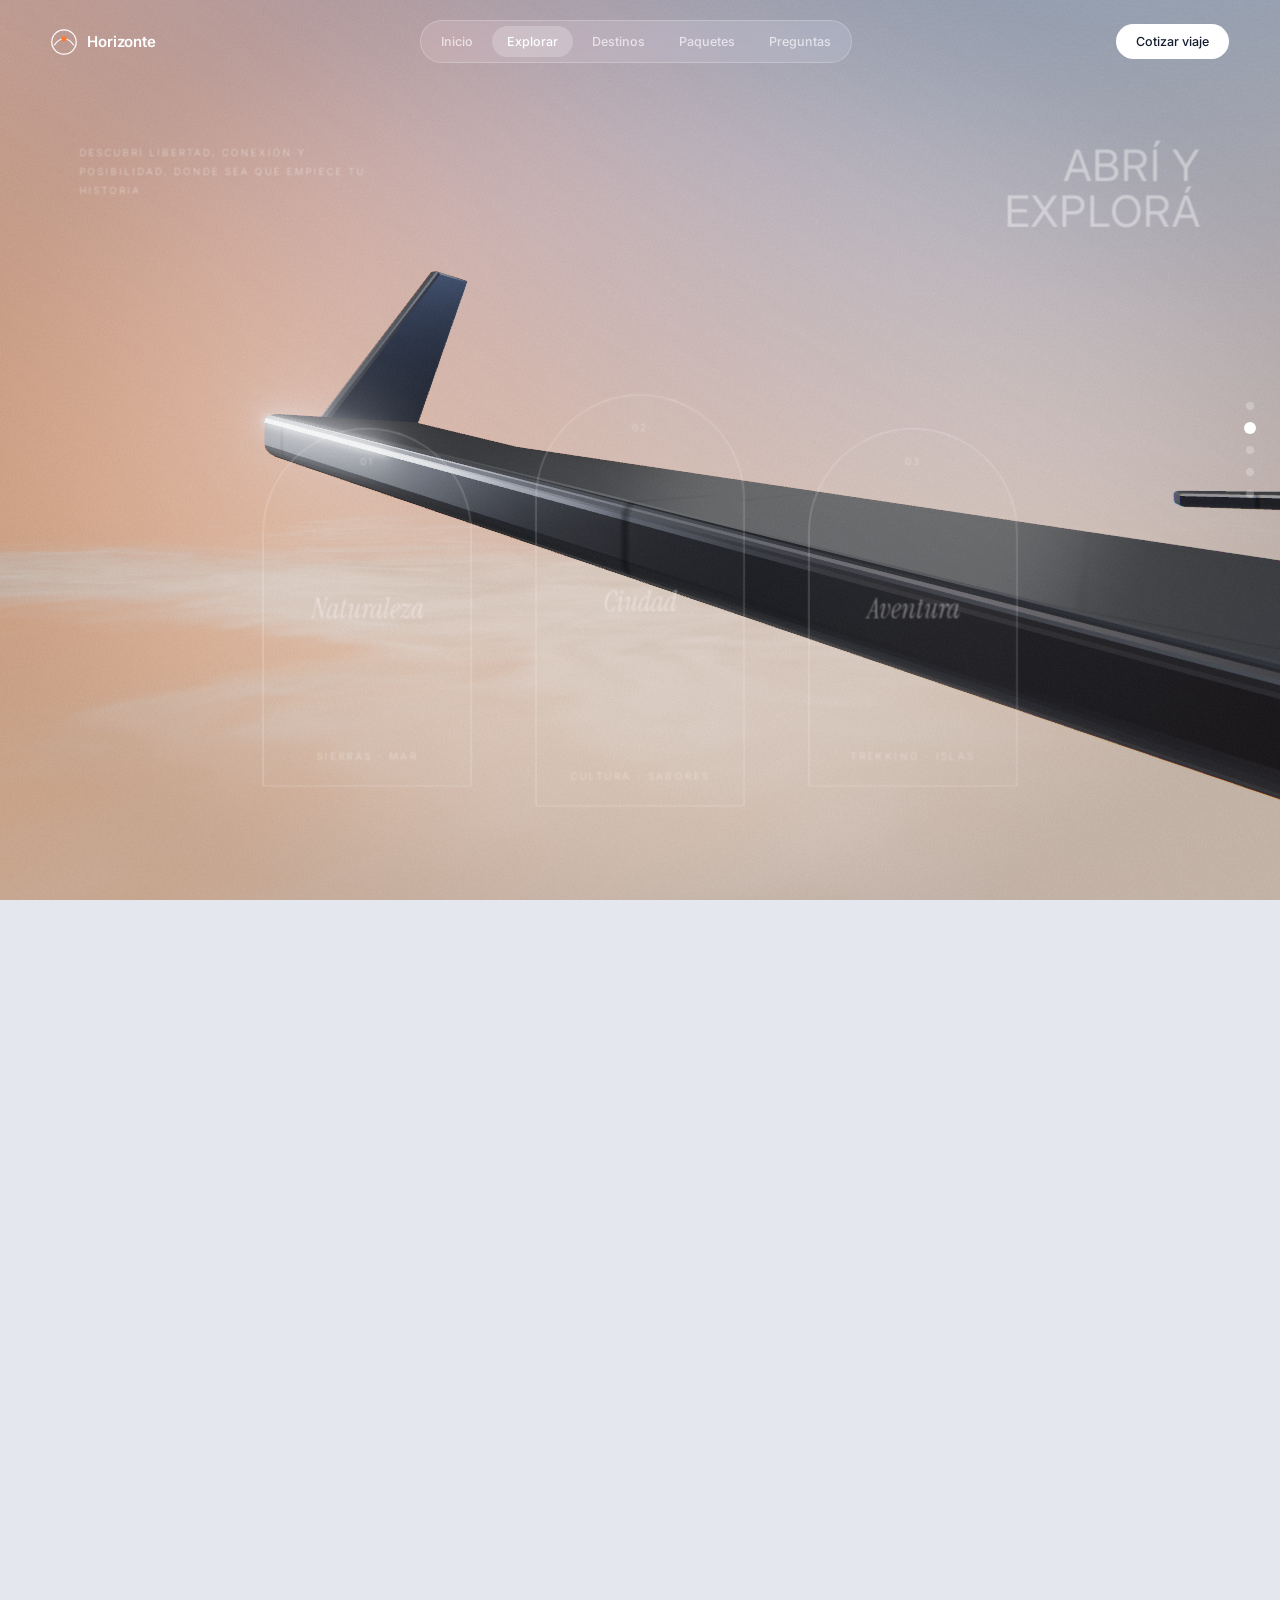
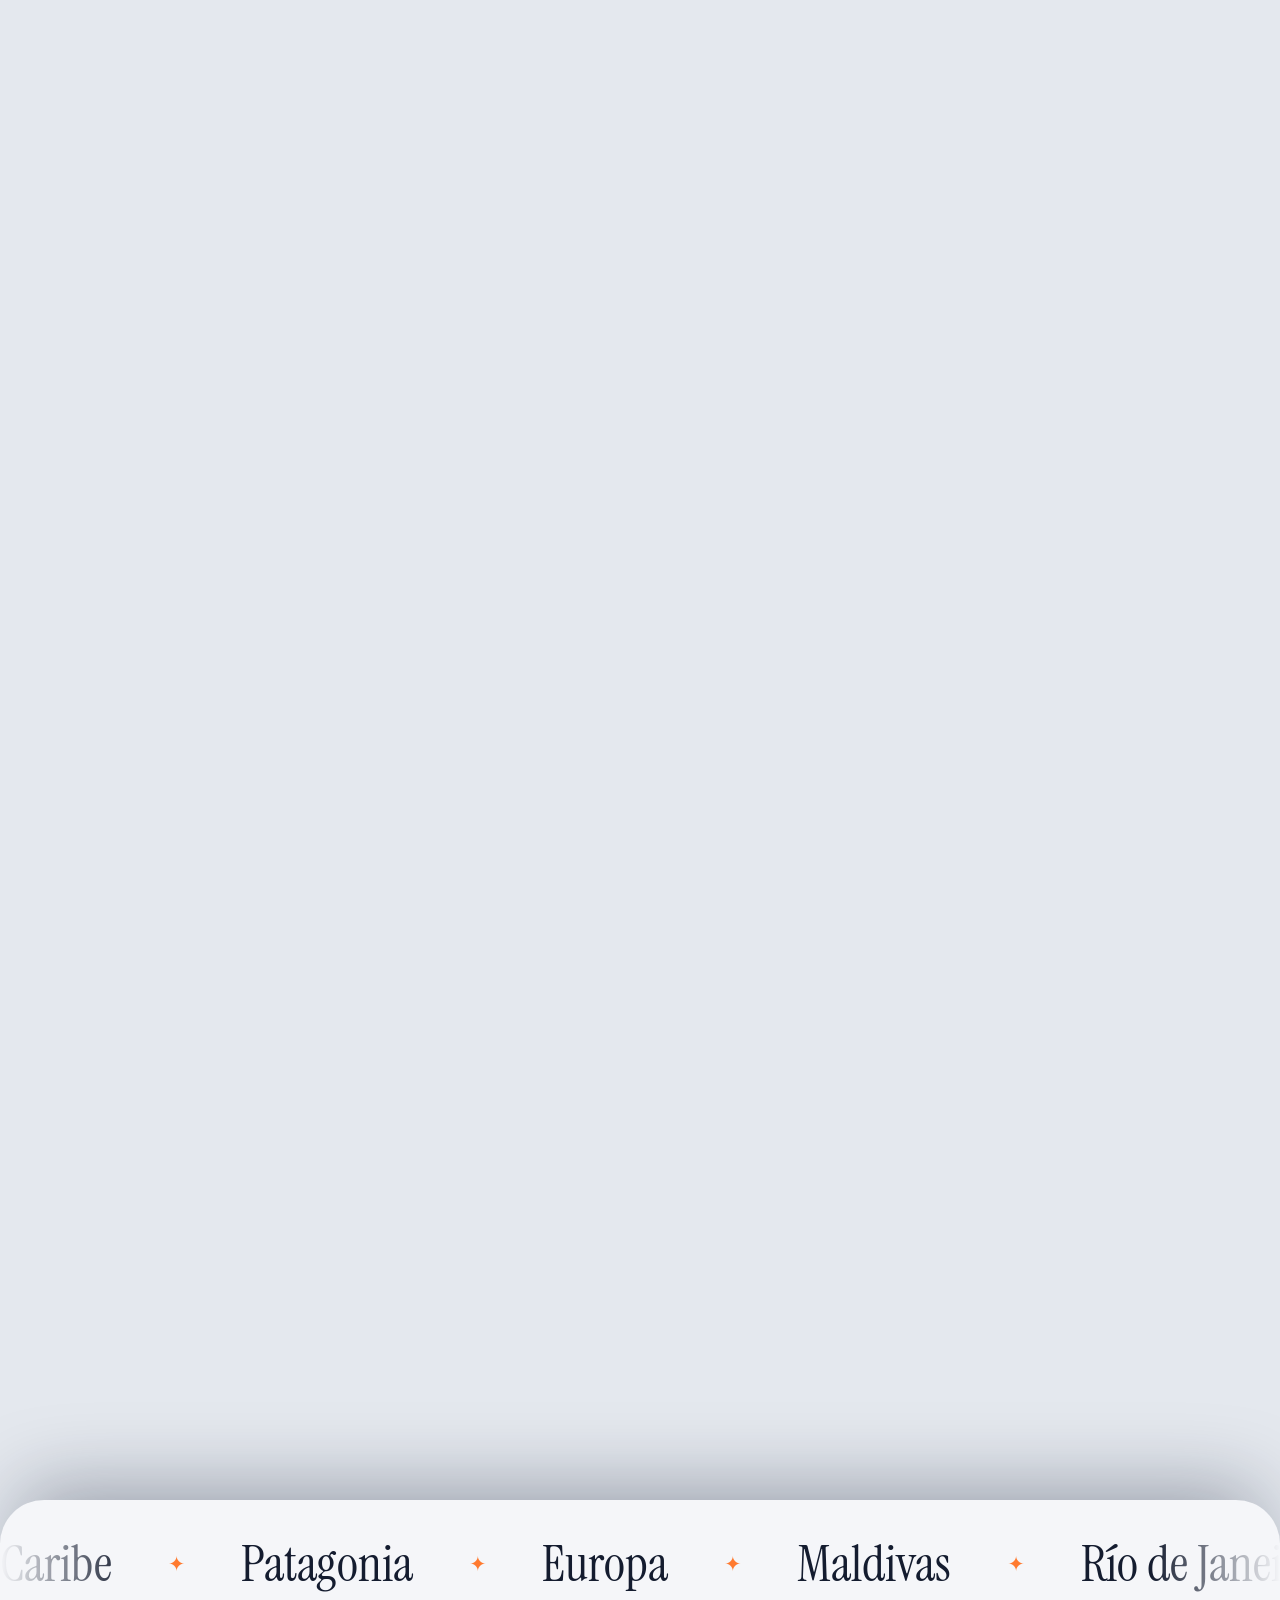
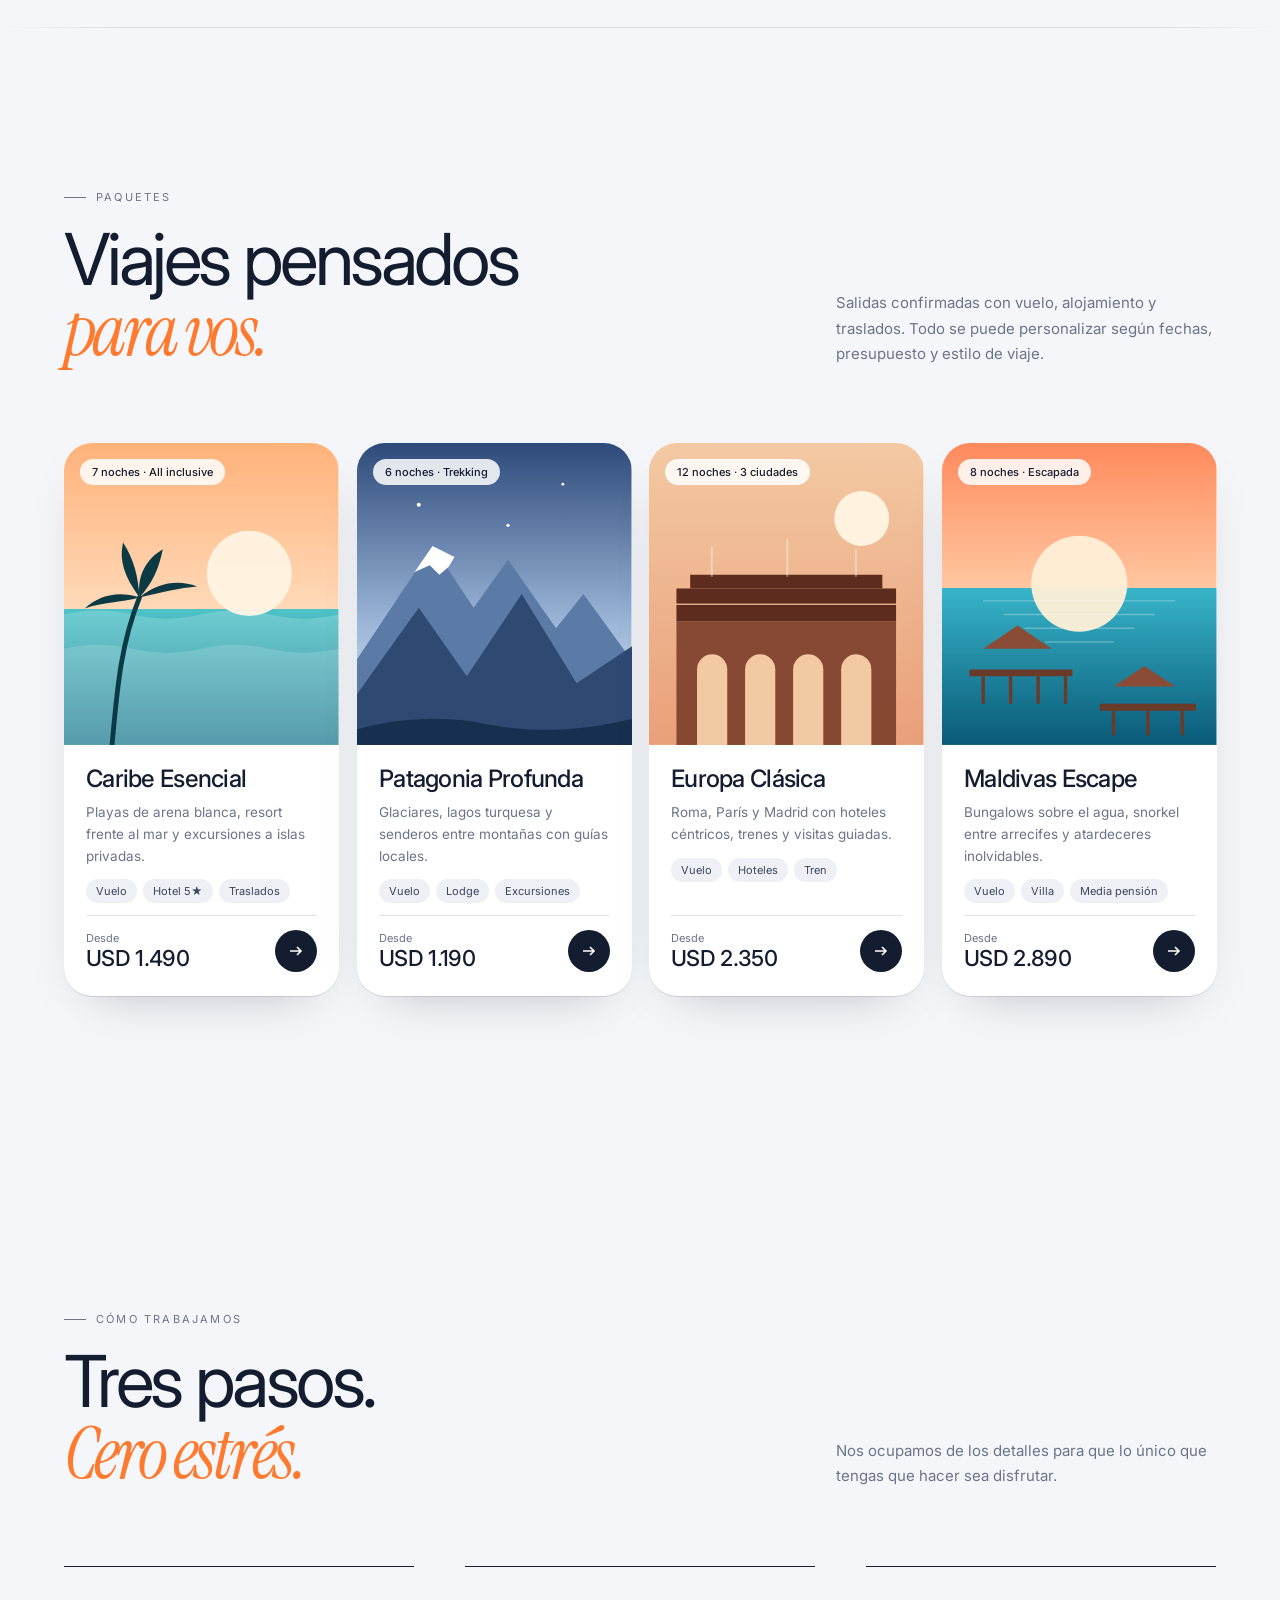
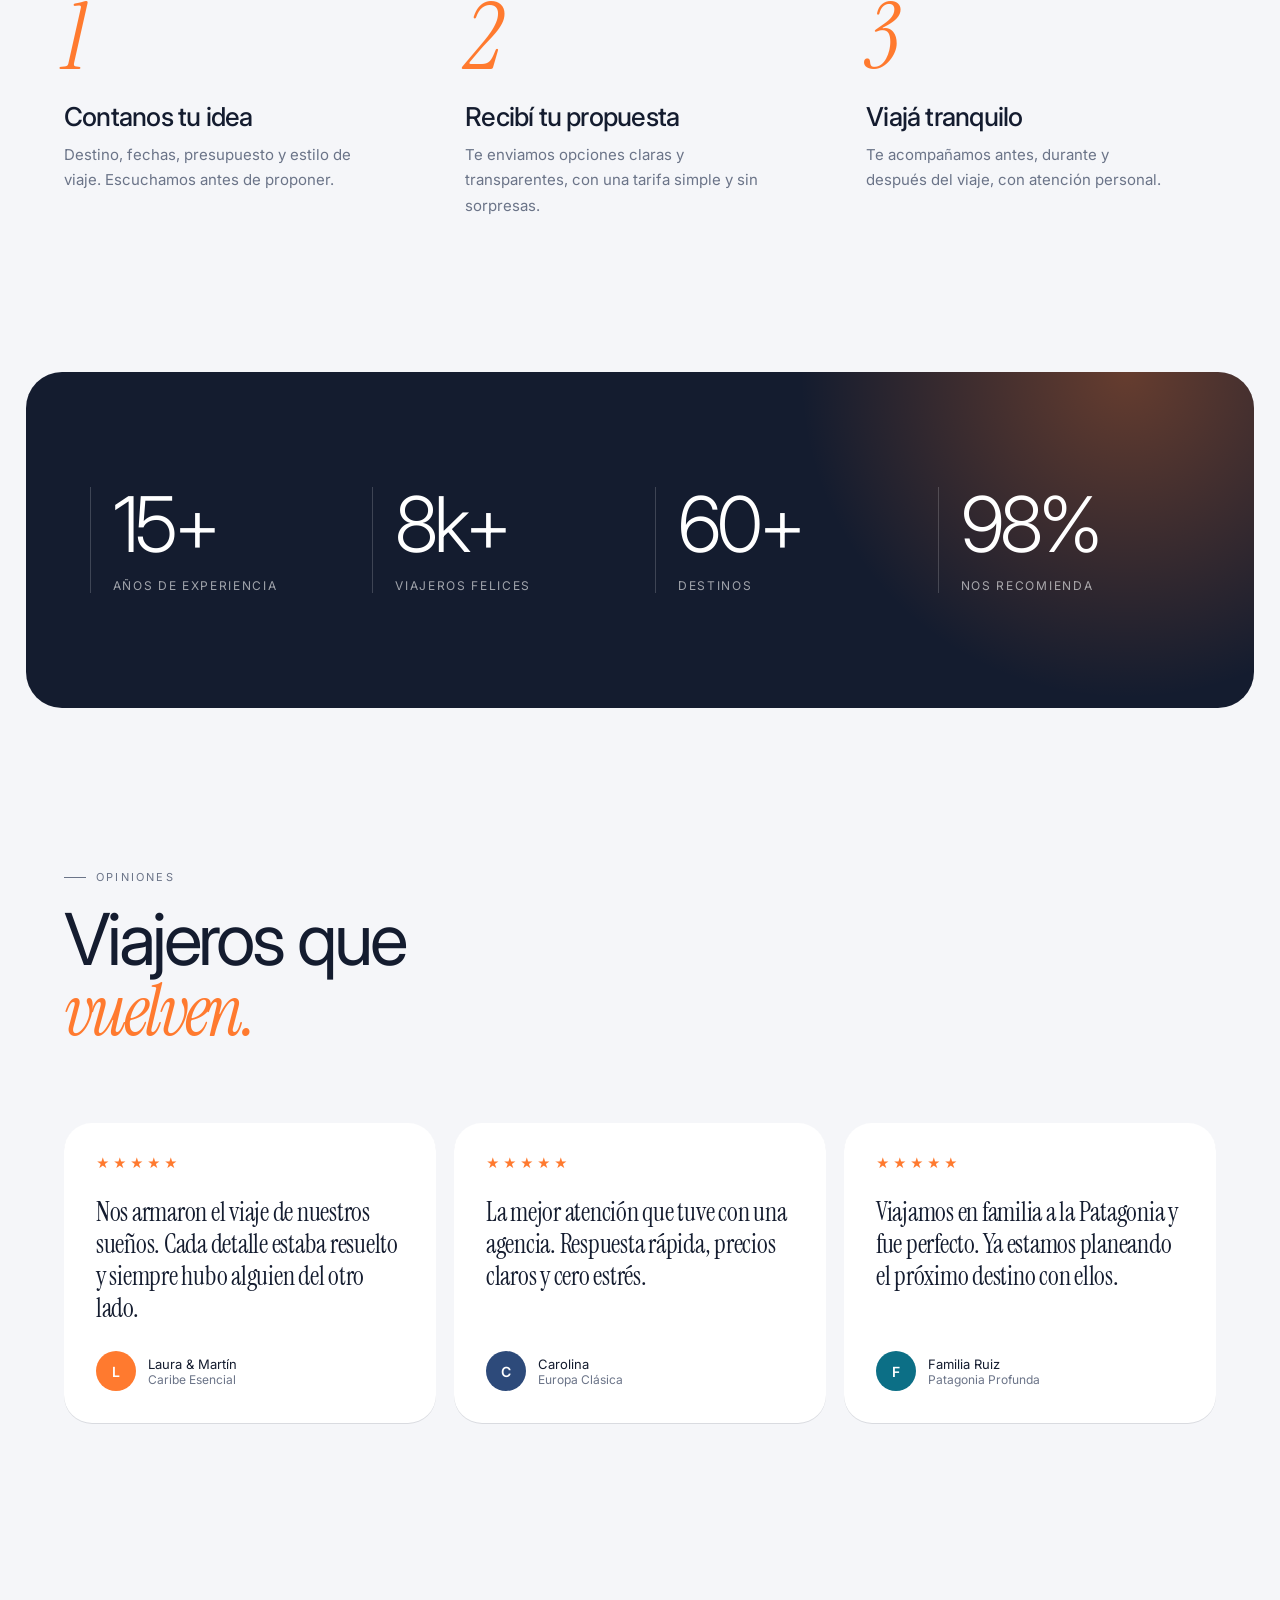
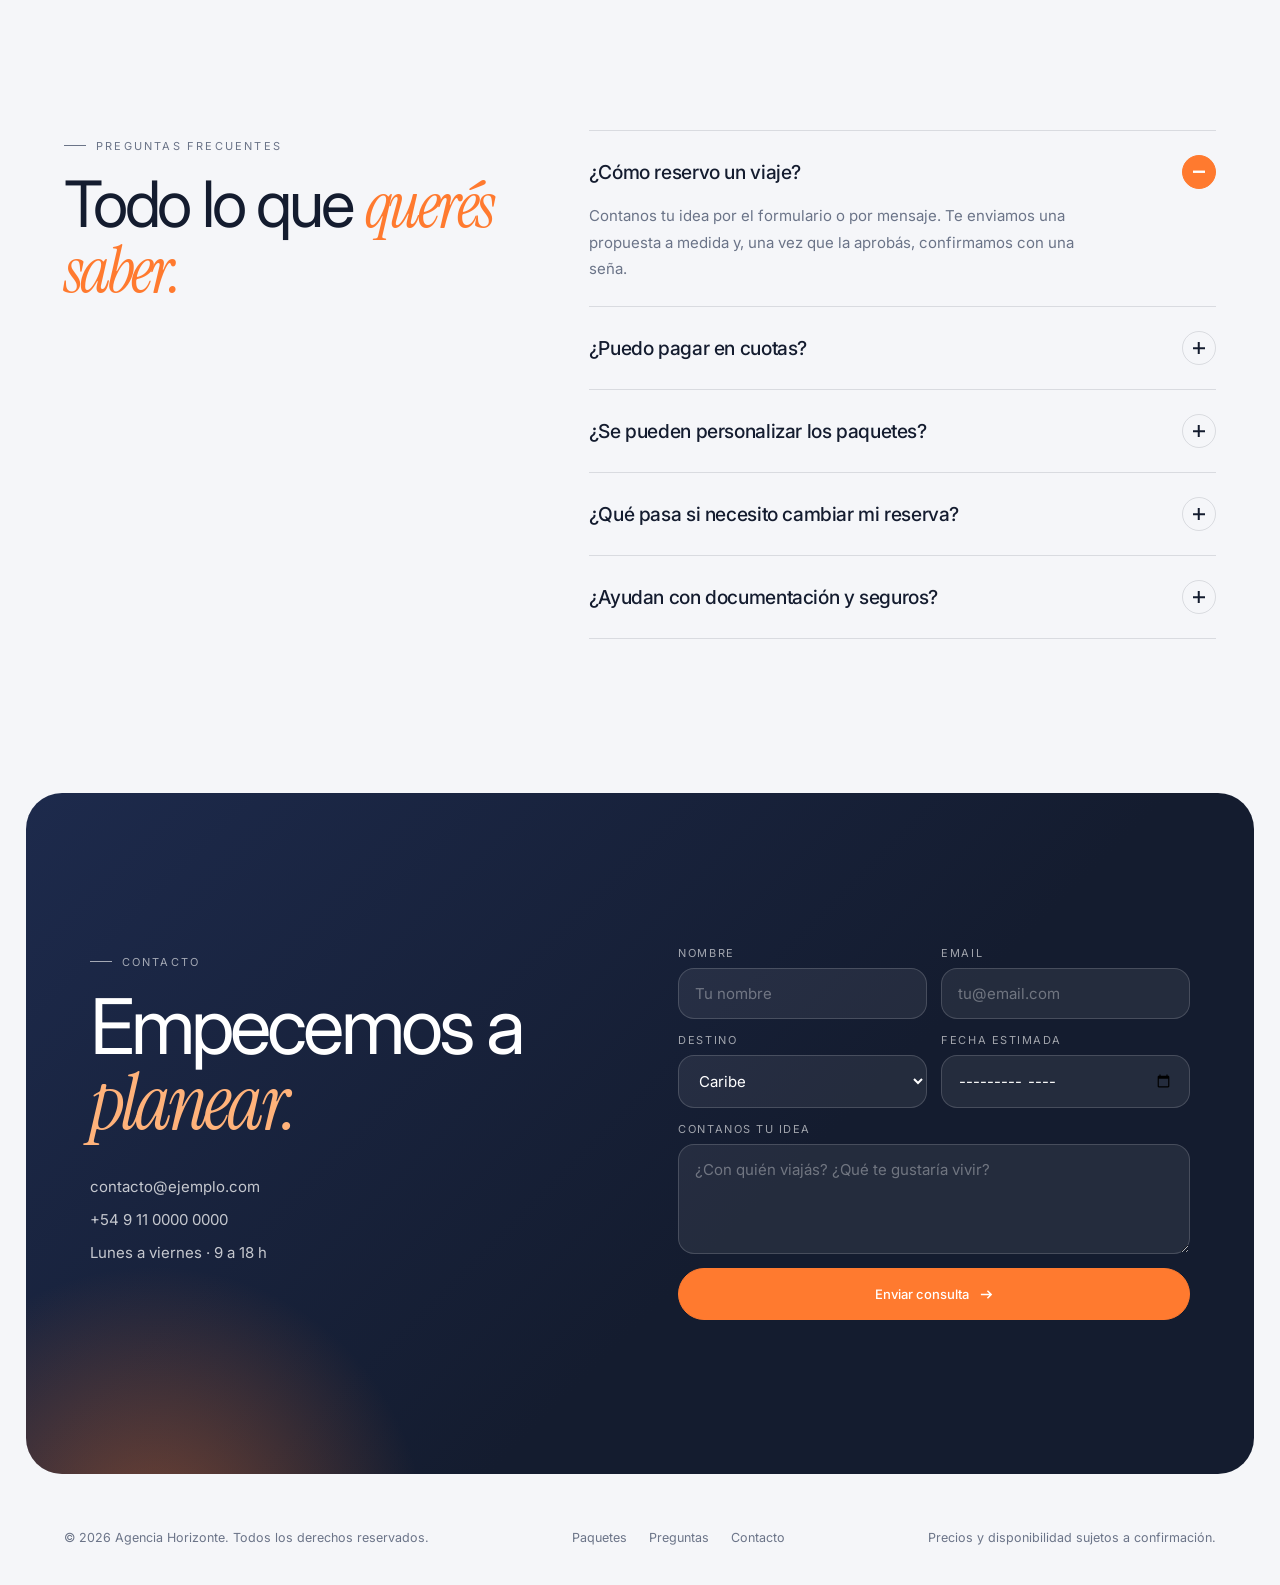
<file: 3d/index.html>
<!DOCTYPE html>
<html lang="es-AR">
<head>
<meta charset="UTF-8">
<meta name="viewport" content="width=device-width, initial-scale=1, viewport-fit=cover">
<title>Agencia Horizonte | Viajes y turismo</title>
<meta name="description" content="Agencia Horizonte: paquetes, escapadas y vuelos a medida, con acompañamiento personal de principio a fin.">
<meta name="theme-color" content="#e4e8ee">
<link rel="preconnect" href="https://fonts.googleapis.com">
<link rel="preconnect" href="https://fonts.gstatic.com" crossorigin>
<link href="https://fonts.googleapis.com/css2?family=Inter:wght@300;400;500;600&family=Instrument+Serif:ital@0;1&display=swap" rel="stylesheet">
<link rel="stylesheet" href="style.css">
</head>
<body>

<div id="loader"><div class="brand">Agencia Horizonte</div><div class="bar"><i></i></div></div>
<div id="fallback"><p>Tu navegador no pudo iniciar WebGL.<br><a href="../index.html"><u>Ver el sitio clásico</u></a></p></div>
<noscript><div class="noscript">Activá JavaScript para ver la experiencia 3D de Agencia Horizonte.</div></noscript>

<canvas id="gl" aria-hidden="true"></canvas>

<header class="nav">
  <a class="brand" href="#" data-go="0" aria-label="Agencia Horizonte — inicio">
    <svg viewBox="0 0 32 32" fill="none"><circle cx="16" cy="16" r="15" stroke="currentColor" stroke-width="1.5"/><path d="M4 20c4-6 8-8 12-8s8 2 12 8" stroke="currentColor" stroke-width="1.5"/><circle cx="16" cy="12" r="3.2" fill="#ff7a2f"/></svg>
    Horizonte
  </a>
  <nav class="nav-links" aria-label="Principal">
    <a href="#" data-go="0" class="on">Inicio</a>
    <a href="#" data-go="1">Explorar</a>
    <a href="#" data-go="3">Destinos</a>
    <a href="#paquetes" data-scroll>Paquetes</a>
    <a href="#preguntas" data-scroll>Preguntas</a>
  </nav>
  <a class="nav-cta" href="#contacto" data-scroll>Cotizar viaje</a>
</header>

<div class="dots" id="dots" aria-hidden="true"><button></button><button></button><button></button><button></button><button></button></div>

<!-- ============ JOURNEY (3D) ============ -->
<main class="journey" id="journey" aria-label="Experiencia 3D"></main>

<section class="screen hero" data-i="0">
  <div class="eyebrow fade-in">Agencia de viajes &amp; turismo</div>
  <h1>
    <span class="reveal-line a"><span>Viajá lejos.</span></span>
    <span class="reveal-line b"><span>Viví <em>cerca.</em></span></span>
  </h1>
  <p class="lead fade-in d2">Diseñamos cada viaje a tu medida: vuelos, hoteles y experiencias con acompañamiento personal de principio a fin.</p>
  <div class="btns fade-in d3">
    <a class="btn" href="#" data-go="3">Ver destinos</a>
    <a class="btn dark" href="#contacto" data-scroll>Cotizar mi viaje <svg viewBox="0 0 16 16" fill="none" stroke="currentColor" stroke-width="1.6"><path d="M2 8h11M9 4l4 4-4 4"/></svg></a>
  </div>
  <div class="scroll"><span>Scroll</span><i></i></div>
  <div class="hero-meta fade-in d3"><div><b>+60</b>destinos</div><div><b>4.9</b>valoración</div><div><b>24 h</b>respuesta</div></div>
</section>

<section class="screen explore" data-i="1">
  <div class="top">
    <p>Descubrí libertad, conexión y posibilidad, donde sea que empiece tu historia</p>
    <h2>Abrí y<br>explorá</h2>
  </div>
  <div class="arches">
    <a class="arch" href="#" data-go="3"><b>01</b><span>Naturaleza</span><b>Sierras · Mar</b></a>
    <a class="arch" href="#" data-go="3"><b>02</b><span>Ciudad</span><b>Cultura · Sabores</b></a>
    <a class="arch" href="#" data-go="3"><b>03</b><span>Aventura</span><b>Trekking · Islas</b></a>
  </div>
</section>

<section class="screen rate" data-i="2">
  <h2>Una tarifa <em>simple.</em></h2>
  <h2>Un beneficio que crece con cada viaje.</h2>
  <h2>Cotizá en minutos.</h2>
  <div class="stats">
    <div><strong>+15</strong>Años de experiencia</div>
    <div><strong>24 h</strong>Respuesta personal</div>
    <div><strong>100%</strong>A tu medida</div>
  </div>
</section>

<section class="screen globe-s" data-i="3">
  <div class="wrap">
    <div class="dest-panel">
      <div class="eyebrow">Destinos</div>
      <h2>El mundo, <em>a un vuelo.</em></h2>
      <ul class="dest-list" id="destList"></ul>
    </div>
  </div>
</section>

<section class="screen cta" data-i="4">
  <div class="eyebrow">Tu próximo destino</div>
  <h2>Despegamos<br><em>cuando quieras.</em></h2>
  <p class="lead">Contanos a dónde soñás ir y armamos el viaje con vos.</p>
  <div class="btns">
    <a class="btn dark" href="#contacto" data-scroll>Armar mi viaje <svg viewBox="0 0 16 16" fill="none" stroke="currentColor" stroke-width="1.6"><path d="M2 8h11M9 4l4 4-4 4"/></svg></a>
    <a class="btn" href="#paquetes" data-scroll>Ver paquetes</a>
  </div>
</section>

<div class="pin-label" id="pinLabel"></div>

<!-- ============ CONTENT ============ -->
<div class="content" id="content">

  <div class="marquee" aria-hidden="true">
    <div class="marquee-track">
      <span>Caribe</span><span>Patagonia</span><span>Europa</span><span>Maldivas</span><span>Río de Janeiro</span><span>Miami</span><span>Egipto</span><span>Japón</span>
      <span>Caribe</span><span>Patagonia</span><span>Europa</span><span>Maldivas</span><span>Río de Janeiro</span><span>Miami</span><span>Egipto</span><span>Japón</span>
    </div>
  </div>

  <section class="sec" id="paquetes">
    <div class="sec-head">
      <div data-r><div class="kicker">Paquetes</div><h2>Viajes pensados<br><em>para vos.</em></h2></div>
      <p data-r style="--d:.1s">Salidas confirmadas con vuelo, alojamiento y traslados. Todo se puede personalizar según fechas, presupuesto y estilo de viaje.</p>
    </div>

    <div class="cards">
      <article class="card" data-r data-tilt>
        <div class="art">
          <svg viewBox="0 0 400 440" preserveAspectRatio="xMidYMid slice"><defs><linearGradient id="g1" x1="0" y1="0" x2="0" y2="1"><stop offset="0" stop-color="#ffb27a"/><stop offset=".55" stop-color="#ffd9b8"/><stop offset=".55" stop-color="#4fc3c8"/><stop offset="1" stop-color="#0c6f86"/></linearGradient></defs><rect width="400" height="440" fill="url(#g1)"/><circle cx="270" cy="190" r="62" fill="#fff4e2" opacity=".95"/><path d="M0 250q50-12 100 0t100 0 100 0 100 0v190H0z" fill="#fff" opacity=".18"/><path d="M0 300q50-12 100 0t100 0 100 0 100 0v140H0z" fill="#fff" opacity=".15"/><path d="M70 440c8-90 14-150 40-215" stroke="#0b3a45" stroke-width="7" fill="none" stroke-linecap="round"/><g fill="#0b3a45"><path d="M110 225c-30-10-58-4-80 16 28-10 52-8 80-16z"/><path d="M110 225c-4-32 10-56 34-70-6 28-14 48-34 70z"/><path d="M110 225c28-22 56-26 84-16-26 2-50 8-84 16z"/><path d="M110 225c-22-30-30-54-24-80 16 24 22 50 24 80z"/></g></svg>
          <span class="tag">7 noches · All inclusive</span>
        </div>
        <div class="body"><h3>Caribe Esencial</h3><p>Playas de arena blanca, resort frente al mar y excursiones a islas privadas.</p><ul><li>Vuelo</li><li>Hotel 5★</li><li>Traslados</li></ul>
          <div class="foot"><div class="price">Desde<b>USD 1.490</b></div><a class="go" href="#contacto" data-scroll aria-label="Consultar Caribe Esencial"><svg viewBox="0 0 16 16" fill="none" stroke="currentColor" stroke-width="1.6"><path d="M2 8h11M9 4l4 4-4 4"/></svg></a></div></div>
      </article>

      <article class="card" data-r data-tilt style="--d:.08s">
        <div class="art">
          <svg viewBox="0 0 400 440" preserveAspectRatio="xMidYMid slice"><defs><linearGradient id="g2" x1="0" y1="0" x2="0" y2="1"><stop offset="0" stop-color="#2d4a7a"/><stop offset=".6" stop-color="#9bb6d8"/><stop offset="1" stop-color="#e9eef6"/></linearGradient></defs><rect width="400" height="440" fill="url(#g2)"/><circle cx="90" cy="90" r="3" fill="#fff"/><circle cx="300" cy="60" r="2" fill="#fff"/><circle cx="220" cy="120" r="2.4" fill="#fff"/><path d="M-10 330L110 150l60 90 50-70 70 100 40-50 80 110v110H-10z" fill="#5b7aa5"/><path d="M-10 380L90 240l70 100 80-120 80 130 90-60v150H-10z" fill="#2f4a72"/><path d="M110 150l-26 38 22-10 14 14 14-12 8-14z" fill="#fff"/><path d="M-10 420q100-30 200-10t220-10v40H-10z" fill="#17304f"/></svg>
          <span class="tag">6 noches · Trekking</span>
        </div>
        <div class="body"><h3>Patagonia Profunda</h3><p>Glaciares, lagos turquesa y senderos entre montañas con guías locales.</p><ul><li>Vuelo</li><li>Lodge</li><li>Excursiones</li></ul>
          <div class="foot"><div class="price">Desde<b>USD 1.190</b></div><a class="go" href="#contacto" data-scroll aria-label="Consultar Patagonia Profunda"><svg viewBox="0 0 16 16" fill="none" stroke="currentColor" stroke-width="1.6"><path d="M2 8h11M9 4l4 4-4 4"/></svg></a></div></div>
      </article>

      <article class="card" data-r data-tilt style="--d:.16s">
        <div class="art">
          <svg viewBox="0 0 400 440" preserveAspectRatio="xMidYMid slice"><defs><linearGradient id="g3" x1="0" y1="0" x2="0" y2="1"><stop offset="0" stop-color="#f3c9a3"/><stop offset="1" stop-color="#e9a07a"/></linearGradient></defs><rect width="400" height="440" fill="url(#g3)"/><circle cx="310" cy="110" r="40" fill="#fff3df"/><g fill="#7d3f2b" opacity=".9"><rect x="40" y="260" width="320" height="180"/></g><g fill="#f3c9a3"><path d="M70 440v-110a22 22 0 0144 0v110z"/><path d="M140 440v-110a22 22 0 0144 0v110z"/><path d="M210 440v-110a22 22 0 0144 0v110z"/><path d="M280 440v-110a22 22 0 0144 0v110z"/></g><g fill="#5d2c1e"><rect x="40" y="236" width="320" height="24"/><rect x="40" y="212" width="320" height="22"/><rect x="60" y="192" width="280" height="20"/></g><g fill="#fff" opacity=".35"><rect x="90" y="150" width="3" height="45"/><rect x="200" y="140" width="3" height="55"/><rect x="300" y="155" width="3" height="40"/></g></svg>
          <span class="tag">12 noches · 3 ciudades</span>
        </div>
        <div class="body"><h3>Europa Clásica</h3><p>Roma, París y Madrid con hoteles céntricos, trenes y visitas guiadas.</p><ul><li>Vuelo</li><li>Hoteles</li><li>Tren</li></ul>
          <div class="foot"><div class="price">Desde<b>USD 2.350</b></div><a class="go" href="#contacto" data-scroll aria-label="Consultar Europa Clásica"><svg viewBox="0 0 16 16" fill="none" stroke="currentColor" stroke-width="1.6"><path d="M2 8h11M9 4l4 4-4 4"/></svg></a></div></div>
      </article>

      <article class="card" data-r data-tilt style="--d:.24s">
        <div class="art">
          <svg viewBox="0 0 400 440" preserveAspectRatio="xMidYMid slice"><defs><linearGradient id="g4" x1="0" y1="0" x2="0" y2="1"><stop offset="0" stop-color="#ff8a5c"/><stop offset=".48" stop-color="#ffc7a1"/><stop offset=".48" stop-color="#37b4c9"/><stop offset="1" stop-color="#0a5a78"/></linearGradient></defs><rect width="400" height="440" fill="url(#g4)"/><circle cx="200" cy="205" r="70" fill="#fff0d6" opacity=".95"/><g stroke="#fff" opacity=".28" stroke-width="2"><path d="M60 230h280M90 250h220M120 270h160M150 290h100"/></g><g fill="#6b3b2a"><path d="M40 330h150v10H40z"/><path d="M60 340v40M100 340v40M140 340v40M180 340v40" stroke="#6b3b2a" stroke-width="5"/><path d="M60 300l50-34 50 34z" fill="#8a4c36"/><path d="M230 380h140v10H230z"/><path d="M250 390v36M300 390v36M350 390v36" stroke="#6b3b2a" stroke-width="5"/><path d="M250 355l45-30 45 30z" fill="#8a4c36"/></g></svg>
          <span class="tag">8 noches · Escapada</span>
        </div>
        <div class="body"><h3>Maldivas Escape</h3><p>Bungalows sobre el agua, snorkel entre arrecifes y atardeceres inolvidables.</p><ul><li>Vuelo</li><li>Villa</li><li>Media pensión</li></ul>
          <div class="foot"><div class="price">Desde<b>USD 2.890</b></div><a class="go" href="#contacto" data-scroll aria-label="Consultar Maldivas Escape"><svg viewBox="0 0 16 16" fill="none" stroke="currentColor" stroke-width="1.6"><path d="M2 8h11M9 4l4 4-4 4"/></svg></a></div></div>
      </article>
    </div>
  </section>

  <section class="sec" id="como">
    <div class="sec-head">
      <div data-r><div class="kicker">Cómo trabajamos</div><h2>Tres pasos.<br><em>Cero estrés.</em></h2></div>
      <p data-r style="--d:.1s">Nos ocupamos de los detalles para que lo único que tengas que hacer sea disfrutar.</p>
    </div>
    <div class="steps">
      <div class="step" data-r><div class="num">1</div><h3>Contanos tu idea</h3><p>Destino, fechas, presupuesto y estilo de viaje. Escuchamos antes de proponer.</p></div>
      <div class="step" data-r style="--d:.1s"><div class="num">2</div><h3>Recibí tu propuesta</h3><p>Te enviamos opciones claras y transparentes, con una tarifa simple y sin sorpresas.</p></div>
      <div class="step" data-r style="--d:.2s"><div class="num">3</div><h3>Viajá tranquilo</h3><p>Te acompañamos antes, durante y después del viaje, con atención personal.</p></div>
    </div>
  </section>

  <section class="band">
    <div class="sec">
      <div class="numbers">
        <div data-r><strong data-count="15" data-suffix="+">0</strong><span>Años de experiencia</span></div>
        <div data-r style="--d:.08s"><strong data-count="8" data-suffix="k+">0</strong><span>Viajeros felices</span></div>
        <div data-r style="--d:.16s"><strong data-count="60" data-suffix="+">0</strong><span>Destinos</span></div>
        <div data-r style="--d:.24s"><strong data-count="98" data-suffix="%">0</strong><span>Nos recomienda</span></div>
      </div>
    </div>
  </section>

  <section class="sec" id="opiniones">
    <div class="sec-head">
      <div data-r><div class="kicker">Opiniones</div><h2>Viajeros que<br><em>vuelven.</em></h2></div>
    </div>
    <div class="quotes">
      <figure class="quote" data-r style="margin:0"><div class="stars">★★★★★</div><q>Nos armaron el viaje de nuestros sueños. Cada detalle estaba resuelto y siempre hubo alguien del otro lado.</q><figcaption class="who"><span class="av" style="background:#ff7a2f">L</span><span>Laura &amp; Martín<small>Caribe Esencial</small></span></figcaption></figure>
      <figure class="quote" data-r style="margin:0;--d:.1s"><div class="stars">★★★★★</div><q>La mejor atención que tuve con una agencia. Respuesta rápida, precios claros y cero estrés.</q><figcaption class="who"><span class="av" style="background:#2d4a7a">C</span><span>Carolina<small>Europa Clásica</small></span></figcaption></figure>
      <figure class="quote" data-r style="margin:0;--d:.2s"><div class="stars">★★★★★</div><q>Viajamos en familia a la Patagonia y fue perfecto. Ya estamos planeando el próximo destino con ellos.</q><figcaption class="who"><span class="av" style="background:#0c6f86">F</span><span>Familia Ruiz<small>Patagonia Profunda</small></span></figcaption></figure>
    </div>
  </section>

  <section class="sec" id="preguntas">
    <div class="faq">
      <div data-r><div class="kicker">Preguntas frecuentes</div><h2>Todo lo que <em>querés saber.</em></h2></div>
      <div data-r style="--d:.1s">
        <details open><summary>¿Cómo reservo un viaje?<i></i></summary><p>Contanos tu idea por el formulario o por mensaje. Te enviamos una propuesta a medida y, una vez que la aprobás, confirmamos con una seña.</p></details>
        <details><summary>¿Puedo pagar en cuotas?<i></i></summary><p>Sí, trabajamos con distintos medios de pago y planes de cuotas. Consultanos según el destino y la fecha de salida.</p></details>
        <details><summary>¿Se pueden personalizar los paquetes?<i></i></summary><p>Todos los paquetes son una base: podemos cambiar fechas, hoteles, excursiones y sumar o quitar ciudades.</p></details>
        <details><summary>¿Qué pasa si necesito cambiar mi reserva?<i></i></summary><p>Te asesoramos con las condiciones de cada proveedor y gestionamos el cambio por vos, siempre que sea posible.</p></details>
        <details><summary>¿Ayudan con documentación y seguros?<i></i></summary><p>Sí. Te orientamos con requisitos de ingreso, visas y asistencia al viajero para que viajes con tranquilidad.</p></details>
      </div>
    </div>
  </section>

  <section class="contact" id="contacto">
    <div class="sec">
      <div data-r>
        <div class="kicker" style="color:rgba(255,255,255,.6)">Contacto</div>
        <h2>Empecemos a <em>planear.</em></h2>
        <div class="info">
          <a href="mailto:contacto@ejemplo.com">contacto@ejemplo.com</a>
          <a href="tel:+5491100000000">+54 9 11 0000 0000</a>
          <span>Lunes a viernes · 9 a 18 h</span>
        </div>
      </div>
      <form id="form" data-r style="--d:.1s" novalidate>
        <div class="field"><label for="f-n">Nombre</label><input id="f-n" name="nombre" placeholder="Tu nombre" required></div>
        <div class="field"><label for="f-e">Email</label><input id="f-e" name="email" type="email" placeholder="tu@email.com" required></div>
        <div class="field"><label for="f-d">Destino</label>
          <select id="f-d" name="destino"><option>Caribe</option><option>Patagonia</option><option>Europa</option><option>Maldivas</option><option>Brasil</option><option>Otro</option></select></div>
        <div class="field"><label for="f-f">Fecha estimada</label><input id="f-f" name="fecha" type="month"></div>
        <div class="field full"><label for="f-m">Contanos tu idea</label><textarea id="f-m" name="mensaje" placeholder="¿Con quién viajás? ¿Qué te gustaría vivir?"></textarea></div>
        <button class="btn accent" type="submit">Enviar consulta <svg viewBox="0 0 16 16" fill="none" stroke="currentColor" stroke-width="1.6"><path d="M2 8h11M9 4l4 4-4 4"/></svg></button>
        <div class="sent" id="sent" role="status">¡Gracias! Recibimos tu consulta y te respondemos en menos de 24 horas. (Formulario de demostración.)</div>
      </form>
    </div>
  </section>

  <footer>
    <span>© <span id="year">2026</span> Agencia Horizonte. Todos los derechos reservados.</span>
    <nav><a href="#paquetes" data-scroll>Paquetes</a><a href="#preguntas" data-scroll>Preguntas</a><a href="#contacto" data-scroll>Contacto</a></nav>
    <span>Precios y disponibilidad sujetos a confirmación.</span>
  </footer>
</div>

<script type="importmap">
{"imports":{"three":"./vendor/three/three.module.js","three/addons/":"./vendor/three/addons/"}}
</script>
<script type="module" src="app.js"></script>
</body>
</html>
</file>
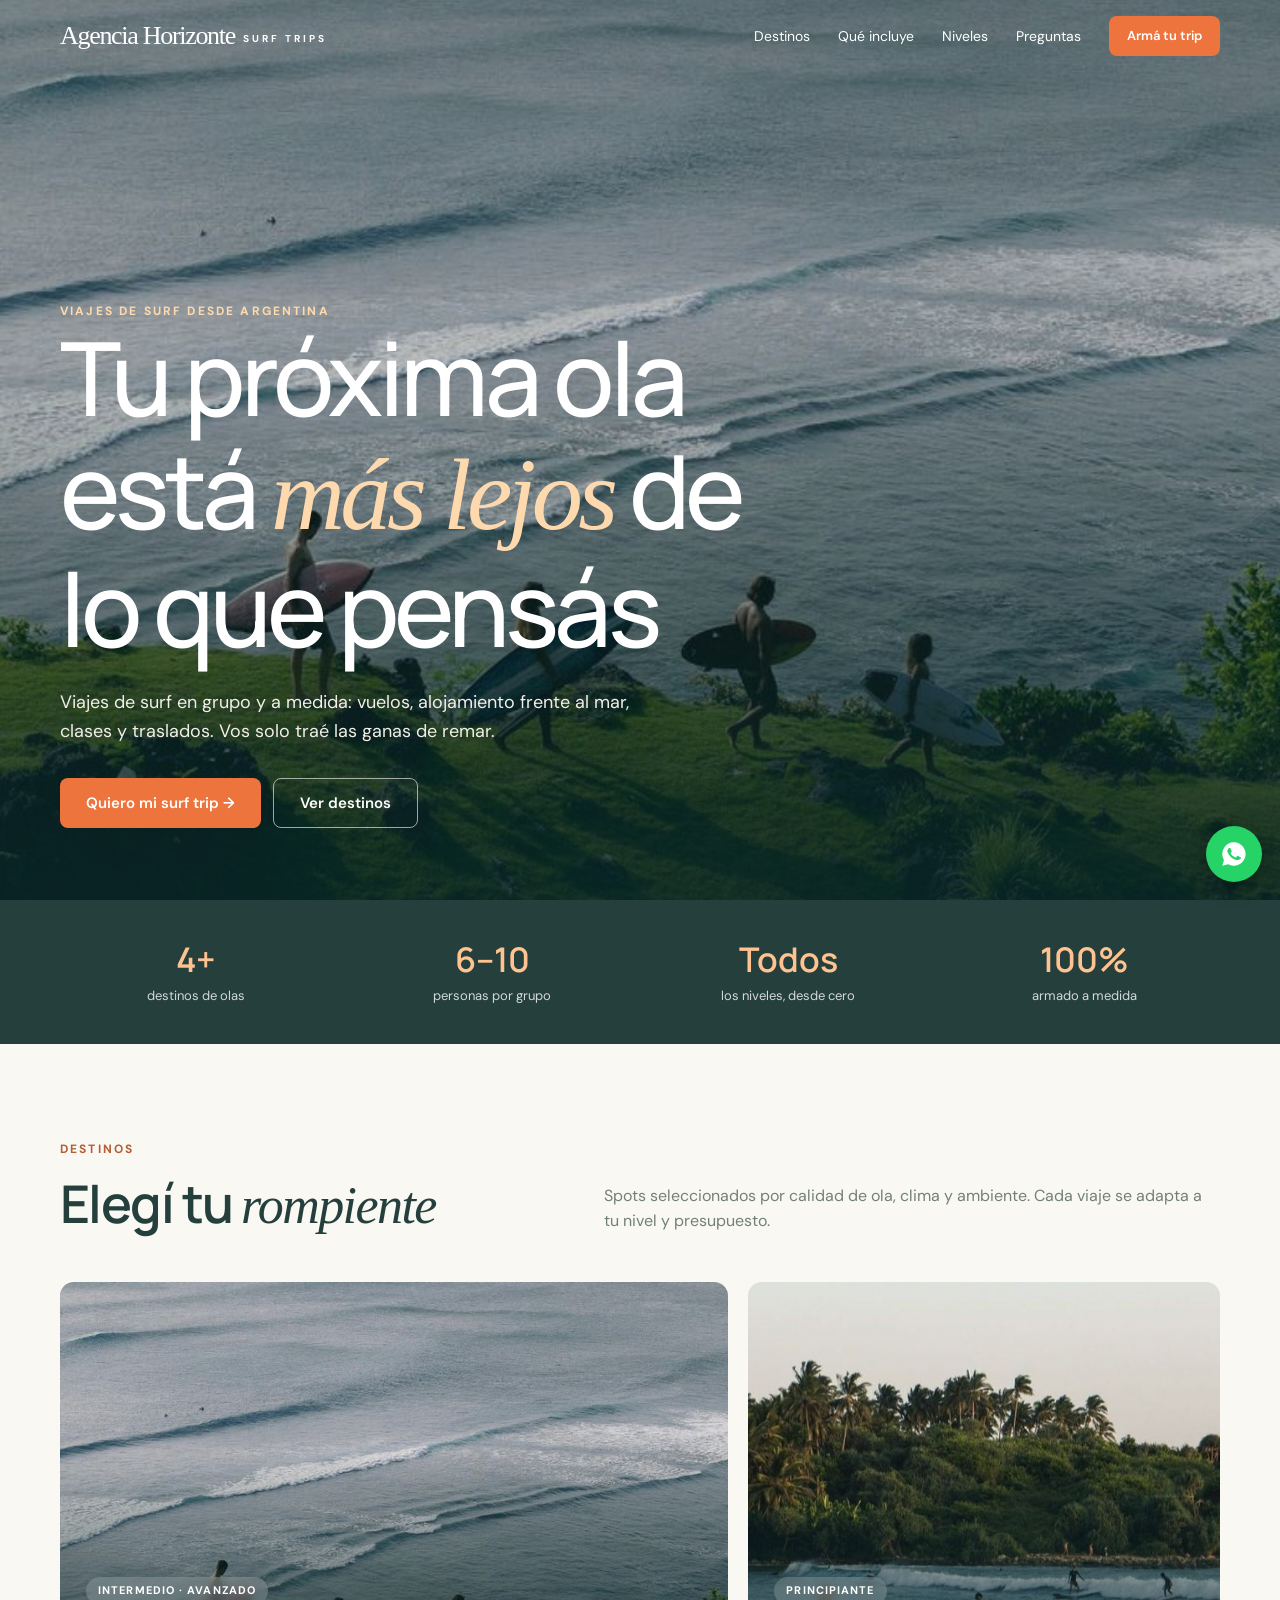
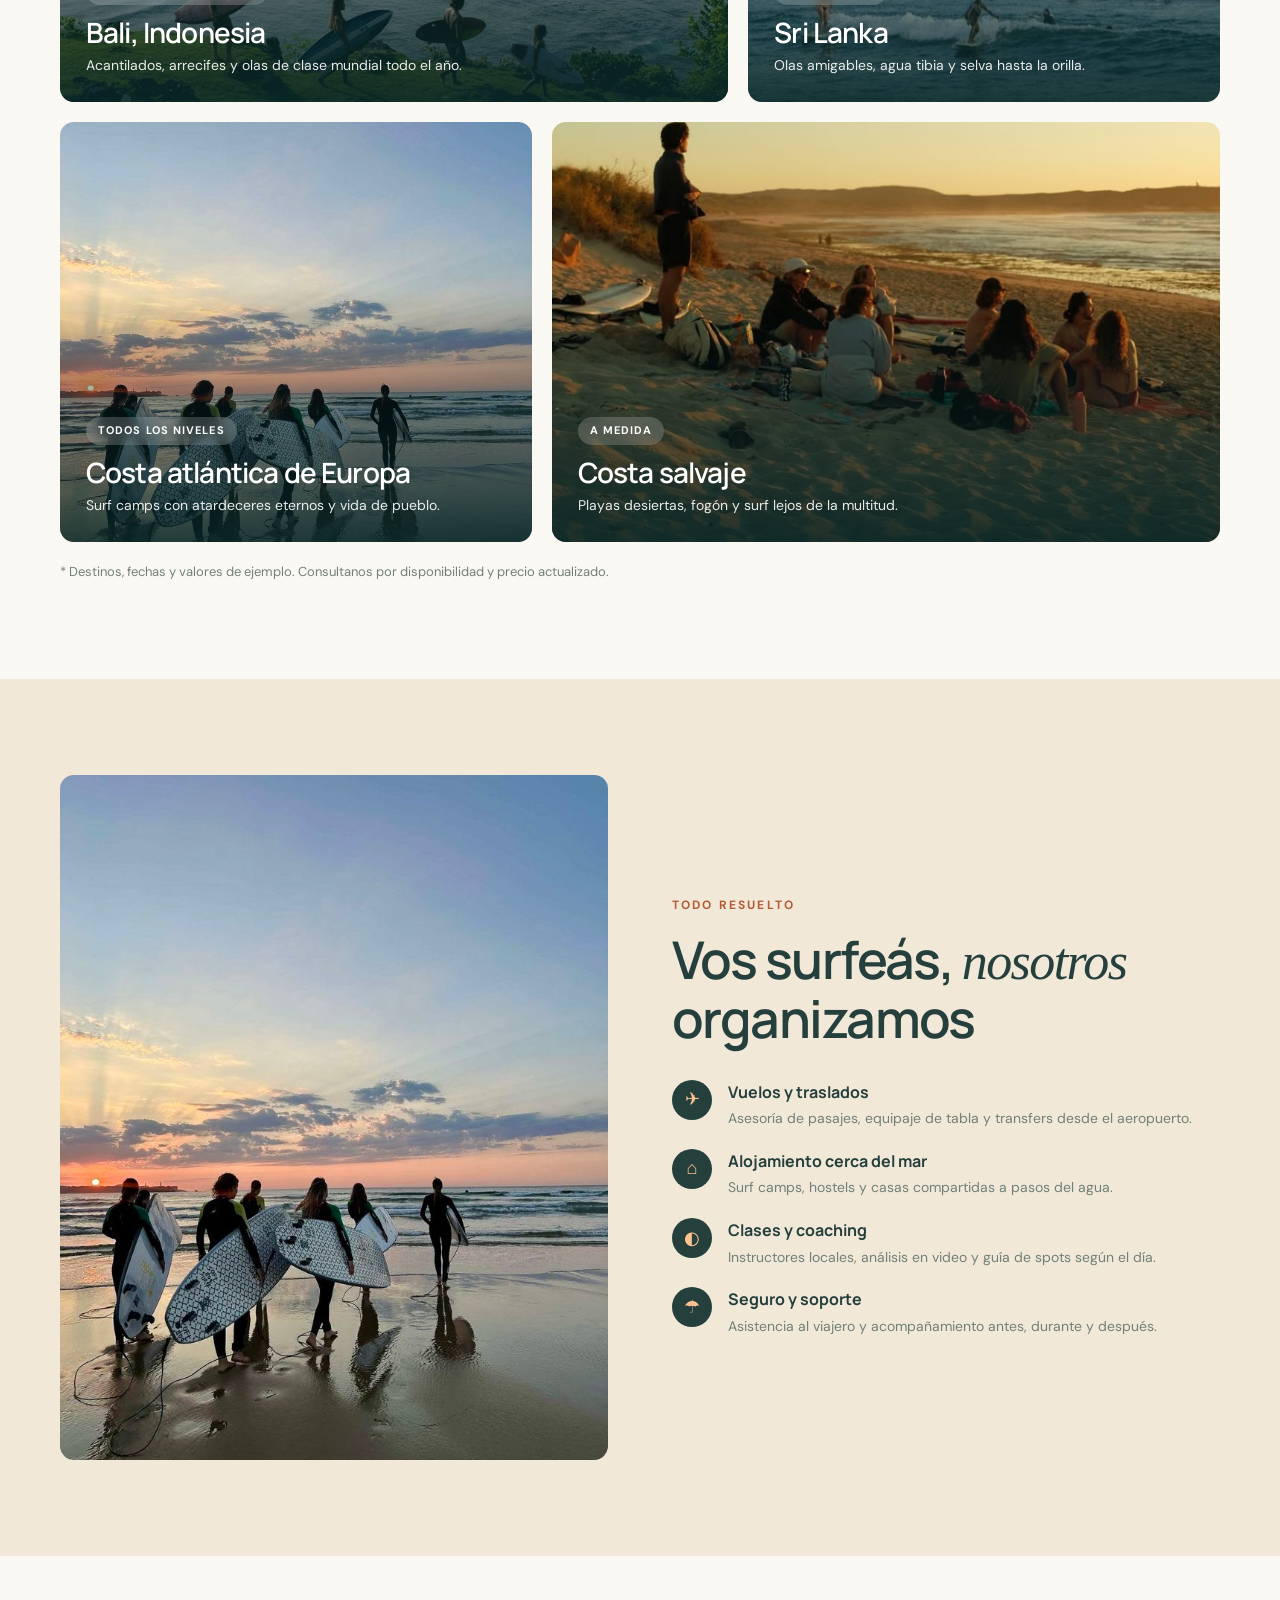
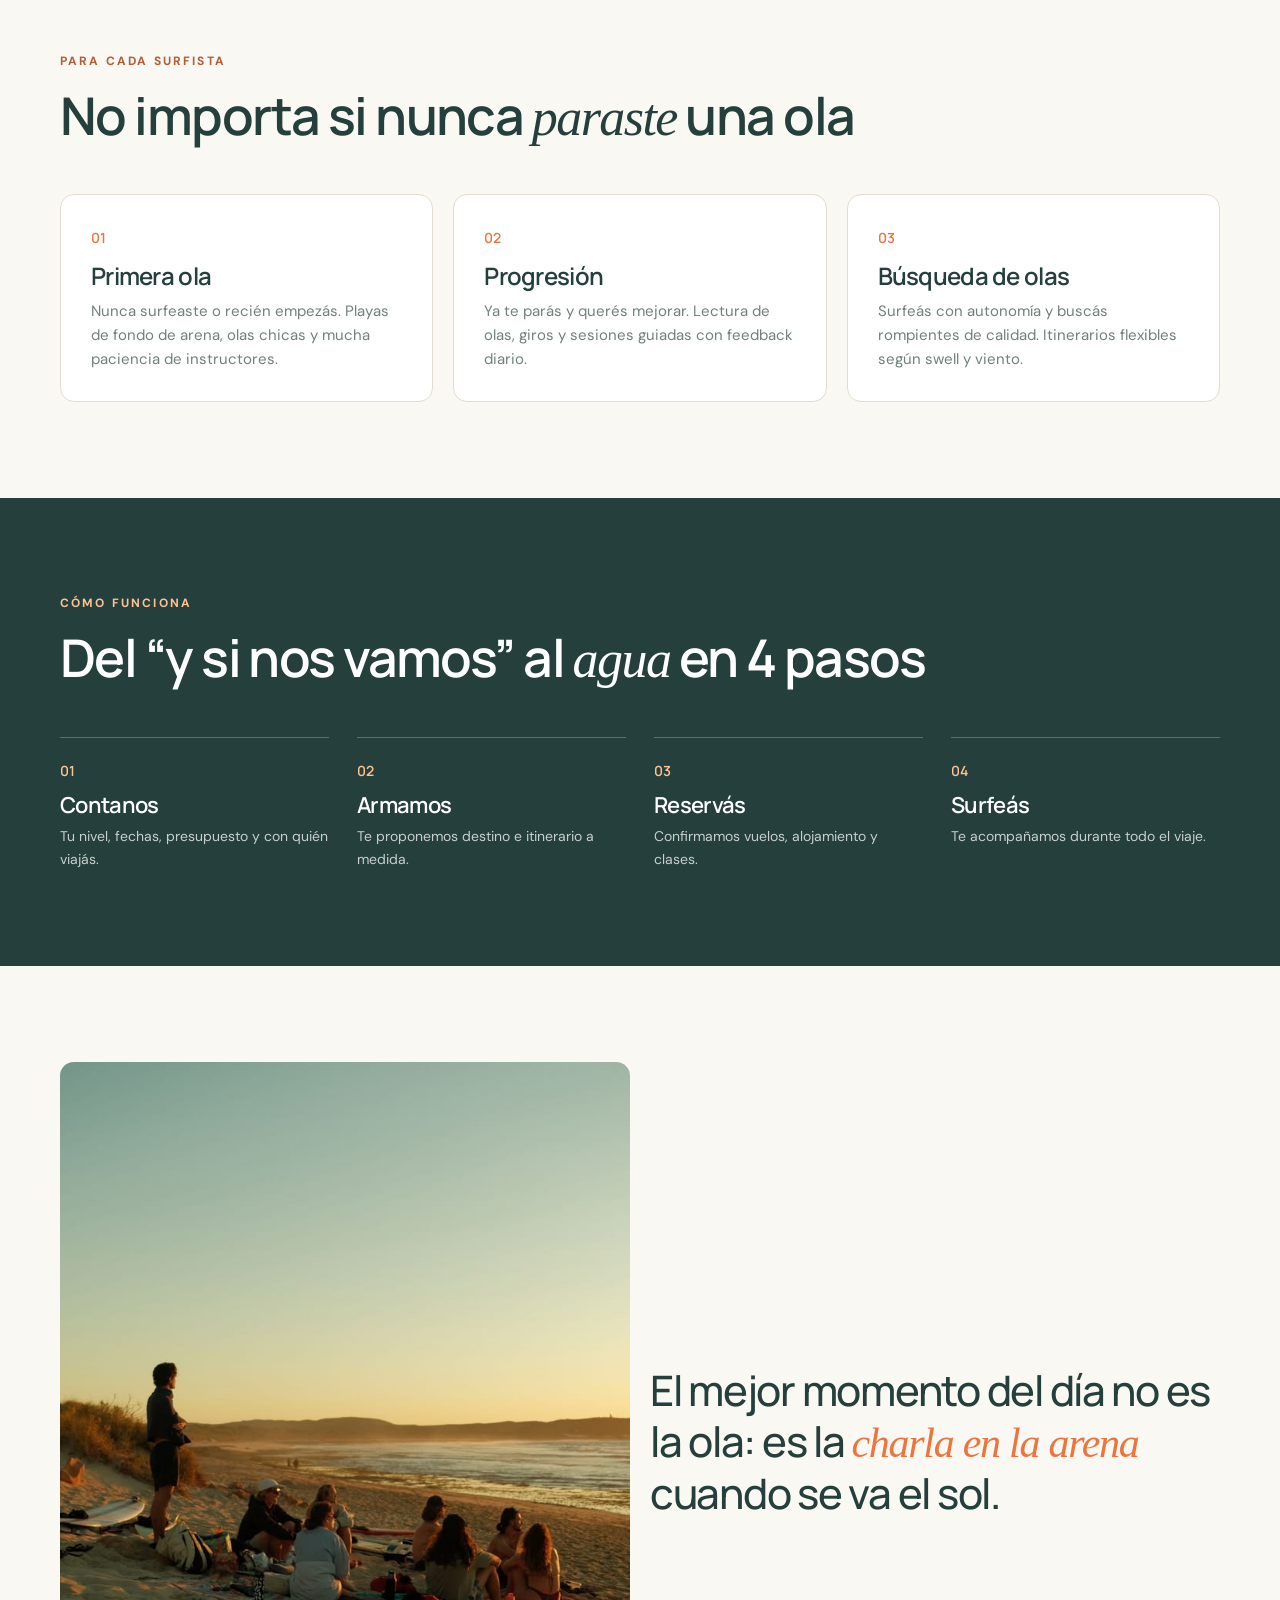
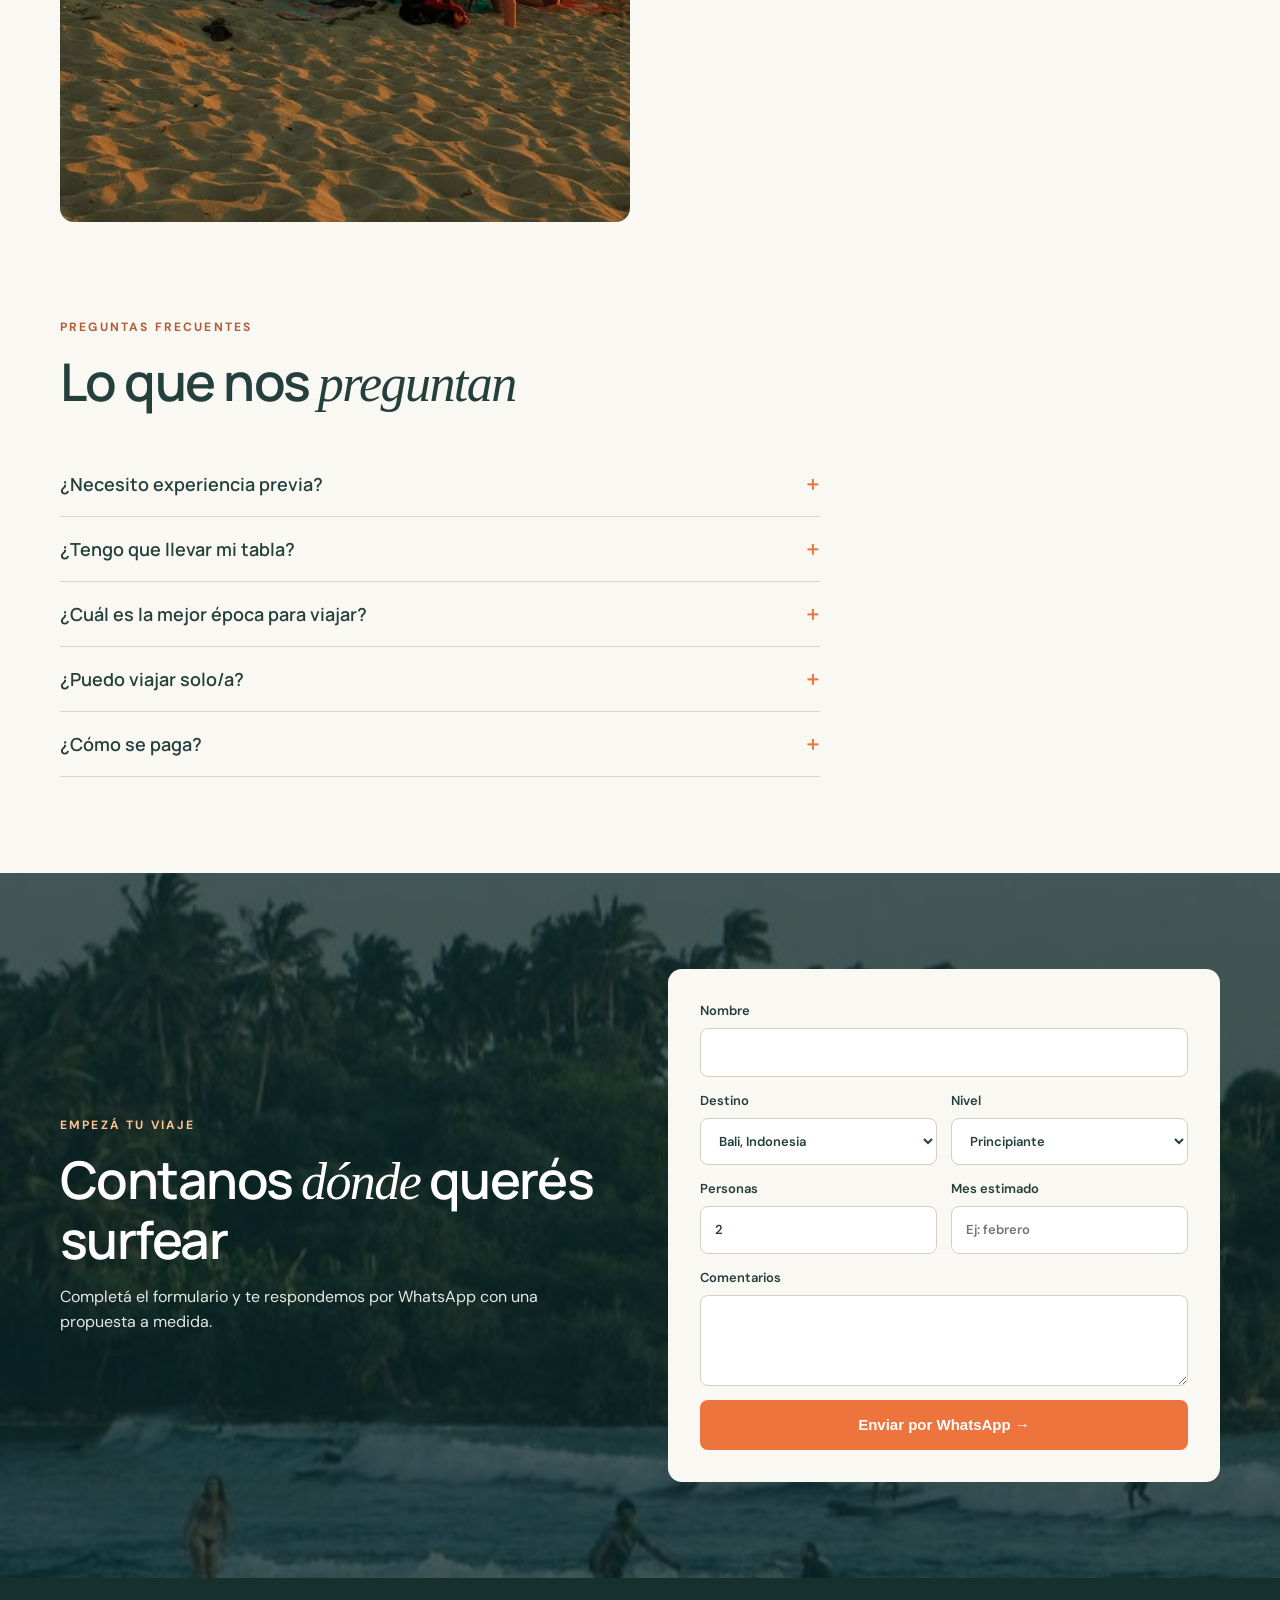
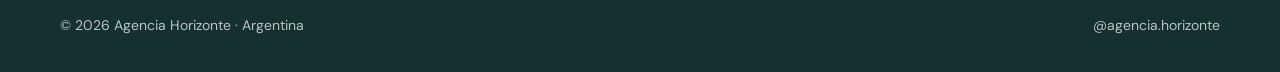
<file: surftrips/index.html>
<!DOCTYPE html>
<html lang="es-AR">
<head>
<meta charset="UTF-8">
<meta name="viewport" content="width=device-width, initial-scale=1">
<title>Agencia Horizonte | Surf Trips | Viajes de surf</title>
<meta name="description" content="Viajes de surf en grupo y a medida desde Argentina. Olas, alojamiento, clases y traslados con Agencia Horizonte.">
<link rel="preconnect" href="https://fonts.googleapis.com">
<link rel="preconnect" href="https://fonts.gstatic.com" crossorigin>
<link href="https://fonts.googleapis.com/css2?family=DM+Sans:wght@400;500;600;700&family=Manrope:wght@500;600;700;800&display=swap" rel="stylesheet">
<style>
:root{--ink:#243f3c;--orange:#ed743d;--cream:#faf8f3;--sand:#f1e8d8;--muted:#72807a;--sea:#2f6f73}
*{box-sizing:border-box}
html{scroll-behavior:smooth;scroll-padding-top:80px}
body{margin:0;background:var(--cream);color:var(--ink);font:16px/1.6 'DM Sans',sans-serif}
h1,h2,h3,p{margin:0}
h1,h2,h3{font-family:'Manrope','DM Sans',sans-serif;line-height:1.1;letter-spacing:-.03em;font-weight:600}
a{color:inherit;text-decoration:none}
img{display:block;width:100%;height:100%;object-fit:cover}
em{font-family:Georgia,serif;font-weight:400}
:focus-visible{outline:3px solid var(--orange);outline-offset:3px}
.wrap{width:min(1160px,100% - 32px);margin-inline:auto}
section{padding:96px 0}
.eyebrow{font-size:12px;font-weight:700;letter-spacing:.18em;text-transform:uppercase;color:#b45c36;margin-bottom:16px}
h2{font-size:clamp(32px,4.4vw,52px)}
.lead{color:var(--muted);max-width:56ch;margin-top:16px}
.btn{display:inline-flex;align-items:center;justify-content:center;gap:10px;min-height:50px;padding:0 26px;border-radius:8px;font-weight:600;font-size:15px;border:0;cursor:pointer;transition:transform .2s,background .2s}
.btn:hover{transform:translateY(-2px)}
.btn-or{background:var(--orange);color:#fff}
.btn-gh{border:1px solid rgba(255,255,255,.6);color:#fff}

/* nav */
.nav{position:fixed;inset:0 0 auto;z-index:20;transition:background .3s,box-shadow .3s}
.nav.solid{background:rgba(250,248,243,.94);backdrop-filter:blur(8px);box-shadow:0 1px 0 #e3ddd0}
.nav .wrap{display:flex;align-items:center;justify-content:space-between;height:72px}
.brand{font-family:Georgia,serif;font-size:26px;letter-spacing:-.05em;color:#fff;transition:color .3s}
.brand small{font:700 10px 'DM Sans',sans-serif;letter-spacing:.3em;margin-left:8px;vertical-align:middle}
.nav.solid .brand,.nav.solid .links a{color:var(--ink)}
.links{display:flex;gap:28px;align-items:center;font-size:14px;color:#fff}
.links a:hover{color:var(--orange)}
.links .btn{min-height:40px;padding:0 18px;font-size:13px;color:#fff!important}

/* hero */
.hero{position:relative;min-height:100svh;display:flex;align-items:flex-end;color:#fff;overflow:hidden;padding:0}
.hero img{position:absolute;inset:0;object-position:50% 60%}
.hero::after{content:"";position:absolute;inset:0;background:linear-gradient(0deg,rgba(8,38,40,.82),rgba(8,38,40,.15) 60%,rgba(8,38,40,.35))}
.hero .wrap{position:relative;z-index:2;padding:140px 0 72px}
.hero h1{font-size:clamp(46px,8vw,104px);letter-spacing:-.045em;max-width:12ch;font-weight:500}
.hero h1 em{color:#ffd9ae}
.hero .lead-p{max-width:50ch;margin:24px 0 32px;font-size:18px;color:#f1efe8}
.hero .cta{display:flex;gap:12px;flex-wrap:wrap}

/* stats */
.stats{background:var(--ink);color:#fff;padding:36px 0}
.stats .wrap{display:grid;grid-template-columns:repeat(4,1fr);gap:24px;text-align:center}
.stats b{display:block;font:600 34px 'Manrope',sans-serif;color:#ffc392}
.stats span{font-size:13px;opacity:.8}

/* destinos */
.head{display:flex;justify-content:space-between;align-items:flex-end;gap:32px;flex-wrap:wrap;margin-bottom:48px}
.grid{display:grid;grid-template-columns:repeat(12,1fr);gap:20px}
.card{position:relative;border-radius:14px;overflow:hidden;min-height:420px;color:#fff;display:flex;align-items:flex-end;isolation:isolate}
.card img{position:absolute;inset:0;z-index:-2;transition:transform .8s}
.card:hover img{transform:scale(1.05)}
.card::after{content:"";position:absolute;inset:0;z-index:-1;background:linear-gradient(0deg,rgba(8,38,40,.85),transparent 60%)}
.card div{padding:26px}
.card h3{font-size:28px}
.card p{font-size:14px;opacity:.9;margin-top:6px}
.tag{display:inline-block;font-size:11px;font-weight:700;letter-spacing:.1em;text-transform:uppercase;background:rgba(255,255,255,.18);backdrop-filter:blur(6px);padding:5px 12px;border-radius:20px;margin-bottom:12px}
.c1{grid-column:span 7}.c2{grid-column:span 5}.c3{grid-column:span 5}.c4{grid-column:span 7}
.note{margin-top:20px;font-size:13px;color:var(--muted)}

/* incluye */
.inc{background:var(--sand)}
.inc .cols{display:grid;grid-template-columns:1fr 1fr;gap:64px;align-items:center}
.inc .ph{border-radius:14px;overflow:hidden;aspect-ratio:4/5}
.list{list-style:none;padding:0;margin:32px 0 0;display:grid;gap:18px}
.list li{display:flex;gap:16px}
.list i{flex:none;width:40px;height:40px;border-radius:50%;background:var(--ink);color:#ffc392;display:grid;place-items:center;font-style:normal;font-size:18px}
.list b{display:block;font-family:'Manrope',sans-serif}
.list span{color:var(--muted);font-size:14px}

/* niveles */
.levels{display:grid;grid-template-columns:repeat(3,1fr);gap:20px;margin-top:48px}
.lv{background:#fff;border:1px solid #e3ddd0;border-radius:14px;padding:30px}
.lv .n{font:600 14px 'Manrope',sans-serif;color:var(--orange)}
.lv h3{font-size:24px;margin:12px 0 10px}
.lv p{color:var(--muted);font-size:15px}

/* pasos */
.how{background:var(--ink);color:#fff}
.how .eyebrow{color:#ffc392}
.steps{display:grid;grid-template-columns:repeat(4,1fr);gap:28px;margin-top:48px;counter-reset:s}
.step{border-top:1px solid rgba(255,255,255,.25);padding-top:20px;counter-increment:s}
.step::before{content:"0" counter(s);font:600 14px 'Manrope',sans-serif;color:#ffc392}
.step h3{font-size:22px;margin:10px 0 8px}
.step p{font-size:14px;opacity:.75}

/* galeria */
.gal{display:grid;grid-template-columns:1fr 1fr;gap:20px;align-items:center}
.gal .big{border-radius:14px;overflow:hidden;aspect-ratio:3/4}
.gal blockquote{margin:0;font:500 clamp(26px,3.4vw,42px)/1.2 'Manrope',sans-serif;letter-spacing:-.03em}
.gal blockquote em{color:var(--orange)}

/* faq */
.faq{max-width:760px;margin-top:40px}
details{border-bottom:1px solid #ddd6c6;padding:20px 0}
summary{cursor:pointer;font:600 18px 'Manrope',sans-serif;list-style:none;display:flex;justify-content:space-between;gap:16px}
summary::-webkit-details-marker{display:none}
summary::after{content:"+";color:var(--orange);font-size:24px;line-height:1}
details[open] summary::after{content:"–"}
details p{color:var(--muted);margin-top:12px}

/* contacto */
.contact{position:relative;color:#fff;overflow:hidden;isolation:isolate}
.contact>img{position:absolute;inset:0;z-index:-2}
.contact::before{content:"";position:absolute;inset:0;z-index:-1;background:rgba(8,38,40,.72)}
.contact .cols{display:grid;grid-template-columns:1fr 1fr;gap:56px;align-items:center}
form{background:var(--cream);color:var(--ink);border-radius:14px;padding:32px;display:grid;gap:14px}
label{font-size:13px;font-weight:600;display:grid;gap:6px}
input,select,textarea{font:inherit;padding:13px 14px;border:1px solid #d5cfc0;border-radius:8px;background:#fff;color:var(--ink);width:100%}
form .row{display:grid;grid-template-columns:1fr 1fr;gap:14px}

footer{background:#16302d;color:#b9c4bf;padding:36px 0;font-size:14px}
footer .wrap{display:flex;justify-content:space-between;gap:16px;flex-wrap:wrap}
.wa{position:fixed;right:18px;bottom:18px;z-index:30;background:#25d366;color:#fff;width:56px;height:56px;border-radius:50%;display:grid;place-items:center;box-shadow:0 6px 20px rgba(0,0,0,.25)}

.rv{opacity:0;transform:translateY(24px);transition:opacity .8s,transform .8s}
.rv.in{opacity:1;transform:none}
@media (prefers-reduced-motion:reduce){.rv{opacity:1;transform:none;transition:none}html{scroll-behavior:auto}.card img{transition:none}}

@media (max-width:860px){
 section{padding:64px 0}
 .links a:not(.btn){display:none}
 .stats .wrap{grid-template-columns:repeat(2,1fr)}
 .c1,.c2,.c3,.c4{grid-column:span 12;min-height:340px}
 .inc .cols,.contact .cols,.gal{grid-template-columns:1fr;gap:36px}
 .levels,.steps{grid-template-columns:1fr}
 .inc .ph{aspect-ratio:4/3}
 form .row{grid-template-columns:1fr}
}
</style>
</head>
<body>

<header class="nav" id="nav">
 <div class="wrap">
  <a class="brand" href="#">Agencia Horizonte<small>SURF TRIPS</small></a>
  <nav class="links">
   <a href="#destinos">Destinos</a>
   <a href="#incluye">Qué incluye</a>
   <a href="#niveles">Niveles</a>
   <a href="#faq">Preguntas</a>
   <a class="btn btn-or" href="#contacto">Armá tu trip</a>
  </nav>
 </div>
</header>

<main>
<section class="hero">
 <img src="img/surf-1.jpg" alt="Cuatro surfistas caminan con sus tablas por un acantilado verde frente al mar">
 <div class="wrap">
  <p class="eyebrow" style="color:#ffd9ae;margin:0">VIAJES DE SURF DESDE ARGENTINA</p>
  <h1>Tu próxima ola está <em>más lejos</em> de lo que pensás</h1>
  <p class="lead-p">Viajes de surf en grupo y a medida: vuelos, alojamiento frente al mar, clases y traslados. Vos solo traé las ganas de remar.</p>
  <div class="cta">
   <a class="btn btn-or" href="#contacto">Quiero mi surf trip →</a>
   <a class="btn btn-gh" href="#destinos">Ver destinos</a>
  </div>
 </div>
</section>

<div class="stats">
 <div class="wrap">
  <div><b>4+</b><span>destinos de olas</span></div>
  <div><b>6–10</b><span>personas por grupo</span></div>
  <div><b>Todos</b><span>los niveles, desde cero</span></div>
  <div><b>100%</b><span>armado a medida</span></div>
 </div>
</div>

<section id="destinos">
 <div class="wrap">
  <div class="head rv">
   <div>
    <p class="eyebrow">DESTINOS</p>
    <h2>Elegí tu <em>rompiente</em></h2>
   </div>
   <p class="lead" style="margin:0">Spots seleccionados por calidad de ola, clima y ambiente. Cada viaje se adapta a tu nivel y presupuesto.</p>
  </div>
  <div class="grid">
   <a class="card c1 rv" href="#contacto" data-dest="Bali, Indonesia">
    <img src="img/surf-1.jpg" alt="Acantilado y olas en Bali" loading="lazy">
    <div><span class="tag">Intermedio · Avanzado</span><h3>Bali, Indonesia</h3><p>Acantilados, arrecifes y olas de clase mundial todo el año.</p></div>
   </a>
   <a class="card c2 rv" href="#contacto" data-dest="Sri Lanka">
    <img src="img/surf-2.jpg" alt="Surfistas en olas suaves frente a palmeras en Sri Lanka" loading="lazy">
    <div><span class="tag">Principiante</span><h3>Sri Lanka</h3><p>Olas amigables, agua tibia y selva hasta la orilla.</p></div>
   </a>
   <a class="card c3 rv" href="#contacto" data-dest="Costa atlántica de Europa">
    <img src="img/surf-3.jpg" alt="Grupo con tablas al atardecer en la playa" loading="lazy">
    <div><span class="tag">Todos los niveles</span><h3>Costa atlántica de Europa</h3><p>Surf camps con atardeceres eternos y vida de pueblo.</p></div>
   </a>
   <a class="card c4 rv" href="#contacto" data-dest="Costa salvaje (a medida)">
    <img src="img/surf-4.jpg" alt="Amigos reunidos en la arena al atardecer" loading="lazy" style="object-position:50% 70%">
    <div><span class="tag">A medida</span><h3>Costa salvaje</h3><p>Playas desiertas, fogón y surf lejos de la multitud.</p></div>
   </a>
  </div>
  <p class="note">* Destinos, fechas y valores de ejemplo. Consultanos por disponibilidad y precio actualizado.</p>
 </div>
</section>

<section class="inc" id="incluye">
 <div class="wrap cols">
  <div class="ph rv"><img src="img/surf-3.jpg" alt="Grupo caminando hacia el mar con sus tablas" loading="lazy"></div>
  <div class="rv">
   <p class="eyebrow">TODO RESUELTO</p>
   <h2>Vos surfeás, <em>nosotros</em> organizamos</h2>
   <ul class="list">
    <li><i>✈</i><div><b>Vuelos y traslados</b><span>Asesoría de pasajes, equipaje de tabla y transfers desde el aeropuerto.</span></div></li>
    <li><i>⌂</i><div><b>Alojamiento cerca del mar</b><span>Surf camps, hostels y casas compartidas a pasos del agua.</span></div></li>
    <li><i>◐</i><div><b>Clases y coaching</b><span>Instructores locales, análisis en video y guía de spots según el día.</span></div></li>
    <li><i>☂</i><div><b>Seguro y soporte</b><span>Asistencia al viajero y acompañamiento antes, durante y después.</span></div></li>
   </ul>
  </div>
 </div>
</section>

<section id="niveles">
 <div class="wrap">
  <p class="eyebrow rv">PARA CADA SURFISTA</p>
  <h2 class="rv">No importa si nunca <em>paraste</em> una ola</h2>
  <div class="levels">
   <div class="lv rv"><span class="n">01</span><h3>Primera ola</h3><p>Nunca surfeaste o recién empezás. Playas de fondo de arena, olas chicas y mucha paciencia de instructores.</p></div>
   <div class="lv rv"><span class="n">02</span><h3>Progresión</h3><p>Ya te parás y querés mejorar. Lectura de olas, giros y sesiones guiadas con feedback diario.</p></div>
   <div class="lv rv"><span class="n">03</span><h3>Búsqueda de olas</h3><p>Surfeás con autonomía y buscás rompientes de calidad. Itinerarios flexibles según swell y viento.</p></div>
  </div>
 </div>
</section>

<section class="how">
 <div class="wrap">
  <p class="eyebrow rv">CÓMO FUNCIONA</p>
  <h2 class="rv">Del “y si nos vamos” al <em>agua</em> en 4 pasos</h2>
  <div class="steps">
   <div class="step rv"><h3>Contanos</h3><p>Tu nivel, fechas, presupuesto y con quién viajás.</p></div>
   <div class="step rv"><h3>Armamos</h3><p>Te proponemos destino e itinerario a medida.</p></div>
   <div class="step rv"><h3>Reservás</h3><p>Confirmamos vuelos, alojamiento y clases.</p></div>
   <div class="step rv"><h3>Surfeás</h3><p>Te acompañamos durante todo el viaje.</p></div>
  </div>
 </div>
</section>

<section>
 <div class="wrap gal">
  <div class="big rv"><img src="img/surf-4.jpg" alt="Atardecer en la playa después de surfear" loading="lazy"></div>
  <blockquote class="rv">El mejor momento del día no es la ola: es la <em>charla en la arena</em> cuando se va el sol.</blockquote>
 </div>
</section>

<section id="faq" style="padding-top:0">
 <div class="wrap">
  <p class="eyebrow rv">PREGUNTAS FRECUENTES</p>
  <h2 class="rv">Lo que nos <em>preguntan</em></h2>
  <div class="faq rv">
   <details><summary>¿Necesito experiencia previa?</summary><p>No. Tenemos viajes para quienes nunca surfearon y otros pensados para surfistas con autonomía.</p></details>
   <details><summary>¿Tengo que llevar mi tabla?</summary><p>No es obligatorio: en cada destino hay alquiler de tablas y trajes. Si preferís llevar la tuya, te asesoramos con el equipaje.</p></details>
   <details><summary>¿Cuál es la mejor época para viajar?</summary><p>Depende del destino y del swell. Te recomendamos la temporada ideal según tu nivel.</p></details>
   <details><summary>¿Puedo viajar solo/a?</summary><p>Sí, muchos de nuestros grupos se arman con viajeros que llegan solos. También organizamos trips privados para amigos o familias.</p></details>
   <details><summary>¿Cómo se paga?</summary><p>Consultanos por las opciones de pago y financiación disponibles al momento de armar tu viaje.</p></details>
  </div>
 </div>
</section>

<section class="contact" id="contacto">
 <img src="img/surf-2.jpg" alt="" loading="lazy">
 <div class="wrap cols">
  <div class="rv">
   <p class="eyebrow" style="color:#ffc392">EMPEZÁ TU VIAJE</p>
   <h2>Contanos <em>dónde</em> querés surfear</h2>
   <p class="lead" style="color:#e4e8e4">Completá el formulario y te respondemos por WhatsApp con una propuesta a medida.</p>
  </div>
  <form id="form" class="rv">
   <label>Nombre<input name="nombre" required autocomplete="name"></label>
   <div class="row">
    <label>Destino
     <select name="destino" id="destino">
      <option>Bali, Indonesia</option>
      <option>Sri Lanka</option>
      <option>Costa atlántica de Europa</option>
      <option>Costa salvaje (a medida)</option>
      <option>No sé todavía</option>
     </select>
    </label>
    <label>Nivel
     <select name="nivel"><option>Principiante</option><option>Intermedio</option><option>Avanzado</option></select>
    </label>
   </div>
   <div class="row">
    <label>Personas<input name="personas" type="number" min="1" value="2"></label>
    <label>Mes estimado<input name="mes" placeholder="Ej: febrero"></label>
   </div>
   <label>Comentarios<textarea name="msg" rows="3"></textarea></label>
   <button class="btn btn-or" type="submit">Enviar por WhatsApp →</button>
  </form>
 </div>
</section>
</main>

<footer>
 <div class="wrap">
  <span>© 2026 Agencia Horizonte · Argentina</span>
  <a href="https://instagram.com/agencia.horizonte" rel="noopener">@agencia.horizonte</a>
 </div>
</footer>

<a class="wa" href="https://wa.me/5491100000000?text=Hola!%20Quiero%20info%20sobre%20surf%20trips" aria-label="WhatsApp" rel="noopener">
 <svg width="28" height="28" viewBox="0 0 24 24" fill="currentColor" aria-hidden="true"><path d="M12 2a10 10 0 0 0-8.6 15.1L2 22l5-1.3A10 10 0 1 0 12 2zm5.2 14c-.2.6-1.3 1.2-1.800 1.2-.5.1-1 .2-3.300-.7-2.800-1.1-4.600-4-4.7-4.200-.1-.2-1.1-1.500-1.1-2.800s.7-2 1-2.300c.2-.3.500-.3.7-.3h.5c.2 0 .4 0 .6.500l.9 2.1c.1.200.1.400 0 .5l-.4.600-.3.300c-.1.1-.3.300-.1.600.2.300.8 1.3 1.7 2.1 1.1 1 2 1.3 2.300 1.400.3.1.5.1.6-.1l.9-1.1c.2-.3.400-.2.600-.1l2 .9c.3.1.5.200.5.300.1.1.1.7-.1 1.3z"/></svg>
</a>

<script>
const nav=document.getElementById('nav');
const onScroll=()=>nav.classList.toggle('solid',scrollY>40);
onScroll();addEventListener('scroll',onScroll,{passive:true});

const io=new IntersectionObserver(es=>es.forEach(e=>{if(e.isIntersecting){e.target.classList.add('in');io.unobserve(e.target)}}),{threshold:.12});
document.querySelectorAll('.rv').forEach(el=>io.observe(el));

document.querySelectorAll('.card[data-dest]').forEach(c=>c.addEventListener('click',()=>{
 const s=document.getElementById('destino');
 [...s.options].forEach(o=>{if(o.text===c.dataset.dest)s.value=o.value});
}));

document.getElementById('form').addEventListener('submit',e=>{
 e.preventDefault();
 const d=Object.fromEntries(new FormData(e.target));
 const t=`Hola! Soy ${d.nombre}. Quiero info sobre un surf trip.\nDestino: ${d.destino}\nNivel: ${d.nivel}\nPersonas: ${d.personas}\nMes: ${d.mes||'a definir'}\n${d.msg||''}`;
 window.open('https://wa.me/5491100000000?text='+encodeURIComponent(t),'_blank','noopener');
});
</script>
</body>
</html>
</file>
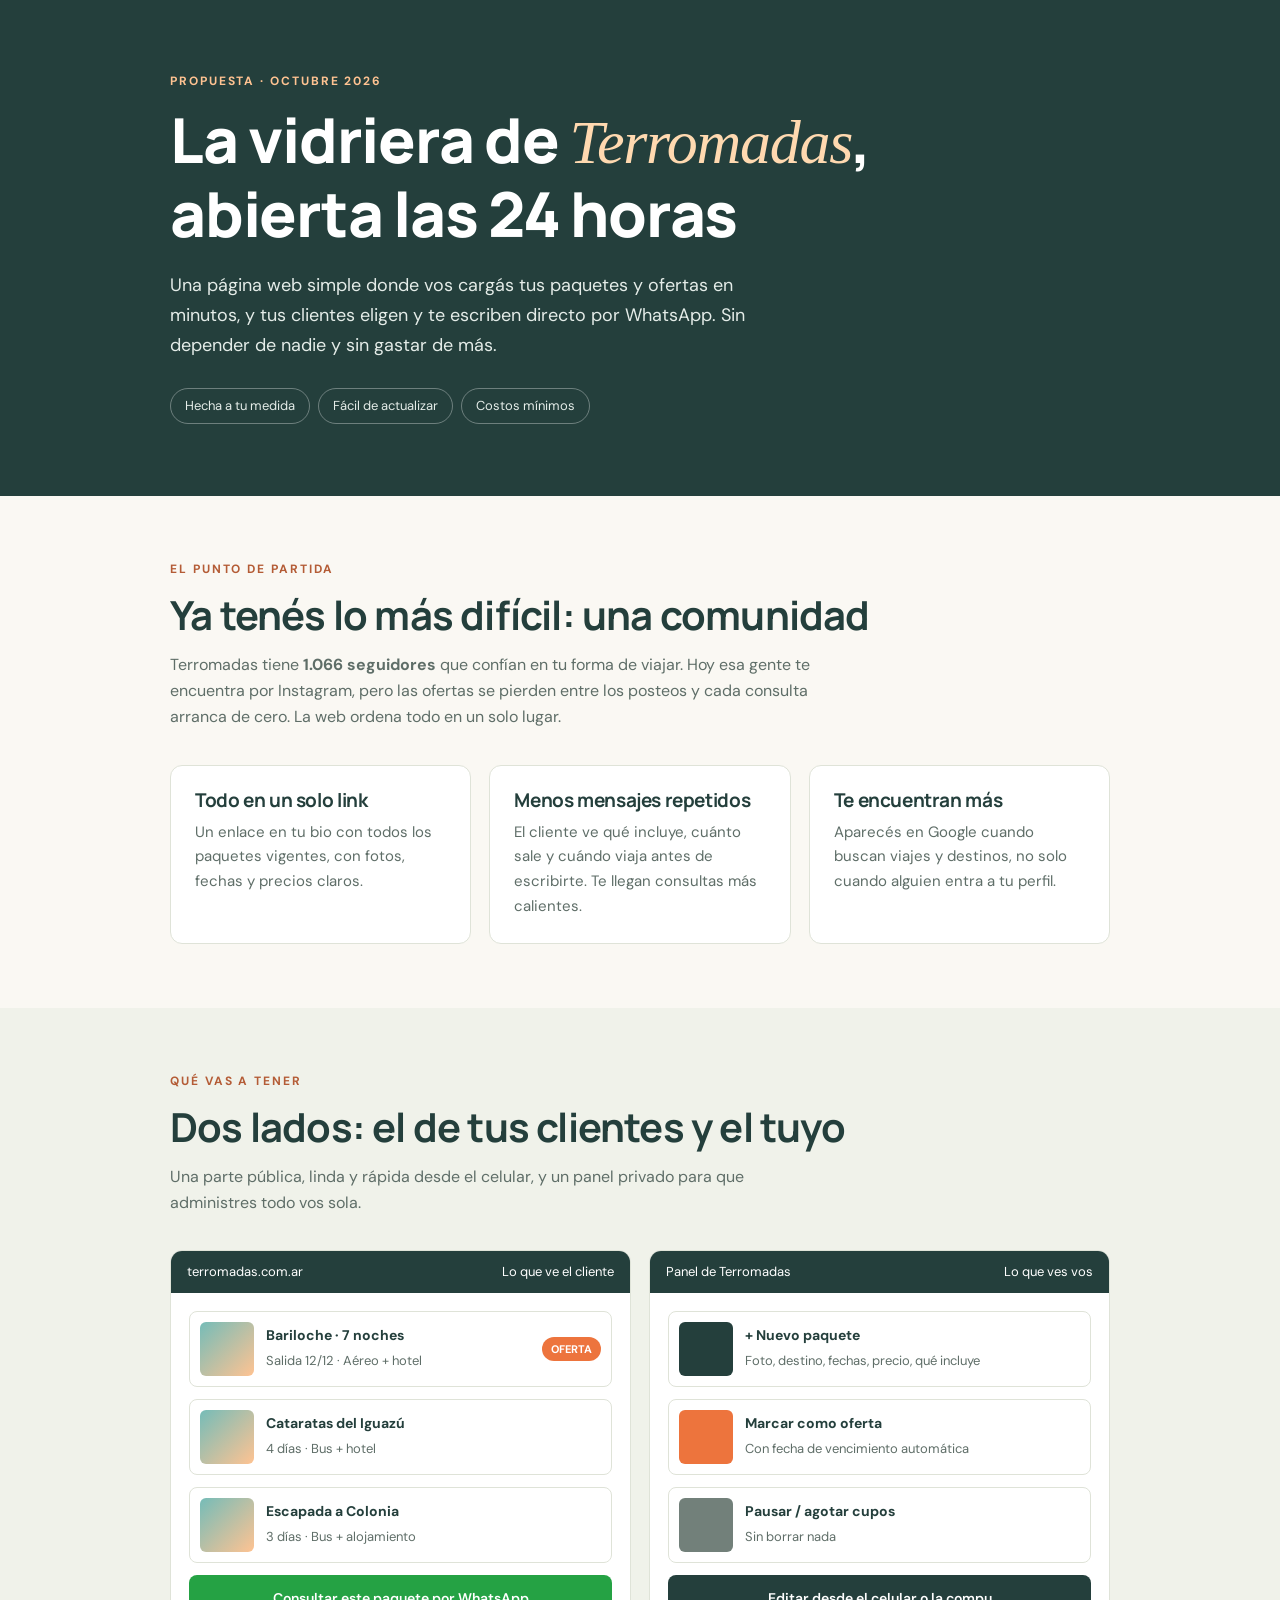
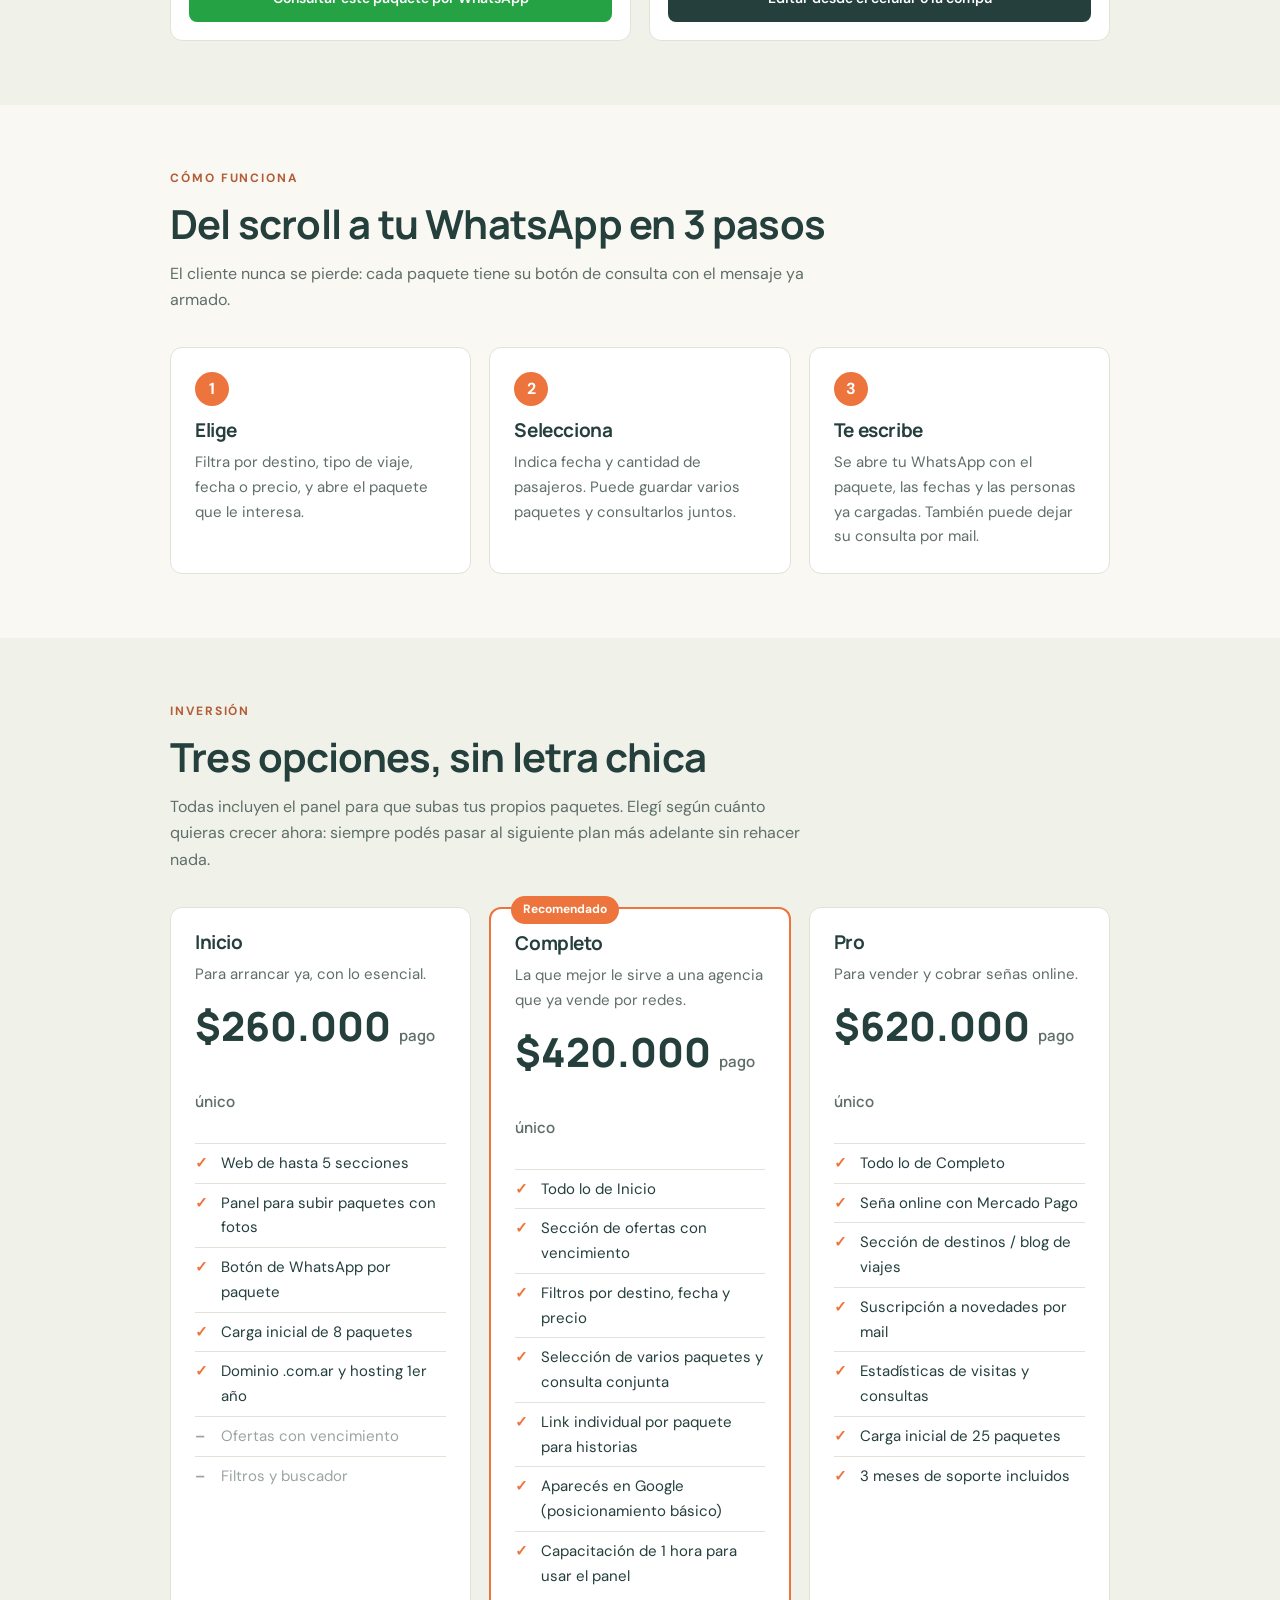
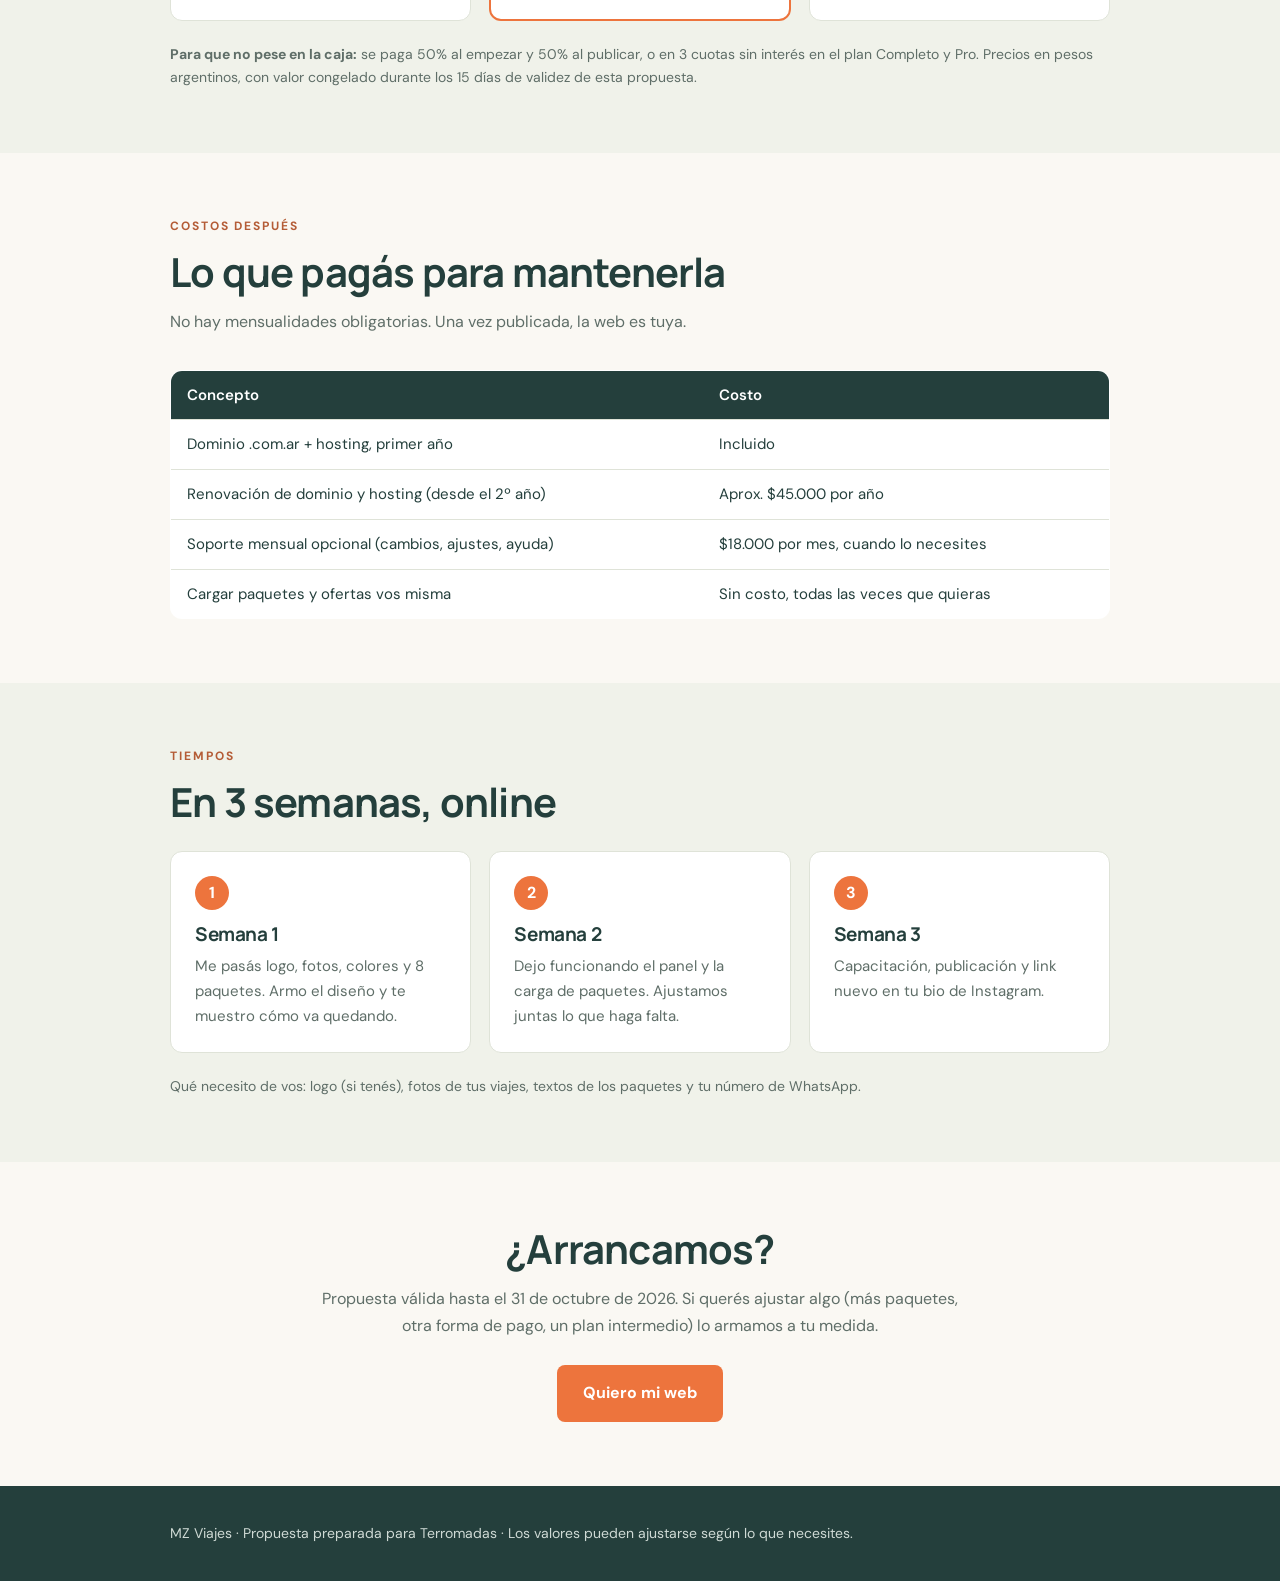
<file: propuesta-terromadas.html>
<!DOCTYPE html>
<html lang="es-AR">
<head>
<meta charset="UTF-8">
<meta name="viewport" content="width=device-width, initial-scale=1">
<title>Propuesta web | Terromadas</title>
<style>
@import url('https://fonts.googleapis.com/css2?family=DM+Sans:wght@400;500;600;700&family=Manrope:wght@500;700;800&display=swap');
:root{--ink:#243f3c;--orange:#ed743d;--cream:#faf8f3;--sage:#f0f2ea;--muted:#5f6e68;--line:#dfe3d8}
*{box-sizing:border-box}
html{scroll-behavior:smooth}
body{margin:0;background:var(--cream);color:var(--ink);font:16px/1.65 'DM Sans',sans-serif}
h1,h2,h3{font-family:'Manrope',sans-serif;margin:0;line-height:1.15;letter-spacing:-.02em}
p{margin:0}
a{color:inherit}
.wrap{max-width:980px;margin:0 auto;padding:0 20px}
section{padding:64px 0}
.alt{background:var(--sage)}
.eyebrow{font-size:12px;font-weight:700;letter-spacing:.16em;text-transform:uppercase;color:#b45c36;margin-bottom:12px}
h2{font-size:clamp(28px,4vw,40px);margin-bottom:14px}
.lead{color:var(--muted);max-width:640px;margin-bottom:34px}
/* hero */
.hero{background:var(--ink);color:#fff;padding:72px 0 64px}
.hero h1{font-size:clamp(36px,6vw,62px);font-weight:800;max-width:760px}
.hero h1 em{font-family:Georgia,serif;font-weight:400;color:#ffd9b0}
.hero p{max-width:600px;margin:22px 0 28px;color:#e4ece8;font-size:18px}
.tag{display:inline-block;border:1px solid #ffffff55;border-radius:30px;padding:6px 14px;font-size:13px;margin:0 8px 8px 0;color:#e4ece8}
/* grids */
.grid{display:grid;gap:18px}
.g2{grid-template-columns:repeat(auto-fit,minmax(260px,1fr))}
.g3{grid-template-columns:repeat(auto-fit,minmax(260px,1fr))}
.card{background:#fff;border:1px solid var(--line);border-radius:12px;padding:24px}
.card h3{font-size:19px;margin-bottom:8px}
.card p{color:var(--muted);font-size:15px}
.num{width:34px;height:34px;border-radius:50%;background:var(--orange);color:#fff;display:grid;place-items:center;font-weight:700;margin-bottom:14px}
/* plans */
.plan{display:flex;flex-direction:column}
.plan.best{border:2px solid var(--orange);position:relative}
.badge{position:absolute;top:-13px;left:20px;background:var(--orange);color:#fff;font-size:12px;font-weight:700;padding:4px 12px;border-radius:20px}
.price{font-family:'Manrope',sans-serif;font-size:40px;font-weight:800;margin:6px 0 2px}
.price small{font-size:15px;font-weight:600;color:var(--muted)}
.plan ul{list-style:none;padding:0;margin:16px 0 0;font-size:15px}
.plan li{padding:7px 0 7px 26px;position:relative;border-top:1px solid var(--line)}
.plan li:before{content:"✓";position:absolute;left:0;color:var(--orange);font-weight:700}
.plan li.off{color:#9aa5a0}.plan li.off:before{content:"–";color:#9aa5a0}
.note{font-size:14px;color:var(--muted);margin-top:22px}
/* mock */
.mock{background:#fff;border:1px solid var(--line);border-radius:12px;overflow:hidden}
.mock-bar{background:var(--ink);color:#fff;padding:10px 16px;font-size:13px;display:flex;justify-content:space-between}
.mock-body{padding:18px;display:grid;gap:12px}
.pkg{display:flex;gap:12px;align-items:center;border:1px solid var(--line);border-radius:8px;padding:10px}
.pkg i{width:54px;height:54px;border-radius:6px;background:linear-gradient(135deg,#75bcb8,#ffc392);flex:none}
.pkg b{display:block;font-size:14px}.pkg span{font-size:13px;color:var(--muted)}
.pkg em{margin-left:auto;font-style:normal;font-size:11px;font-weight:700;background:var(--orange);color:#fff;padding:3px 9px;border-radius:12px;white-space:nowrap}
.wa{background:#25a244;color:#fff;border-radius:8px;padding:12px;font-size:14px;text-align:center;font-weight:600}
/* table */
table{width:100%;border-collapse:collapse;background:#fff;border:1px solid var(--line);border-radius:12px;overflow:hidden;font-size:15px}
td,th{padding:12px 16px;text-align:left;border-bottom:1px solid var(--line)}
th{background:var(--ink);color:#fff;font-weight:600}
tr:last-child td{border-bottom:0}
.btn{display:inline-block;background:var(--orange);color:#fff;font-weight:700;padding:15px 26px;border-radius:8px;text-decoration:none}
footer{background:var(--ink);color:#cfdad5;padding:36px 0;font-size:14px}
@media print{section{break-inside:avoid}.card,.mock,table,.plan{break-inside:avoid}.eyebrow,h2,.lead{break-after:avoid}.g3{grid-template-columns:repeat(3,1fr)}.g2{grid-template-columns:repeat(2,1fr)}.plan.best{break-inside:avoid}.hero{-webkit-print-color-adjust:exact;print-color-adjust:exact}section{padding:36px 0}}
</style>
</head>
<body>

<header class="hero">
  <div class="wrap">
    <div class="eyebrow" style="color:#ffc392">Propuesta · Octubre 2026</div>
    <h1>La vidriera de <em>Terromadas</em>, abierta las 24 horas</h1>
    <p>Una página web simple donde vos cargás tus paquetes y ofertas en minutos, y tus clientes eligen y te escriben directo por WhatsApp. Sin depender de nadie y sin gastar de más.</p>
    <span class="tag">Hecha a tu medida</span><span class="tag">Fácil de actualizar</span><span class="tag">Costos mínimos</span>
  </div>
</header>

<section>
  <div class="wrap">
    <div class="eyebrow">El punto de partida</div>
    <h2>Ya tenés lo más difícil: una comunidad</h2>
    <p class="lead">Terromadas tiene <strong>1.066 seguidores</strong> que confían en tu forma de viajar. Hoy esa gente te encuentra por Instagram, pero las ofertas se pierden entre los posteos y cada consulta arranca de cero. La web ordena todo en un solo lugar.</p>
    <div class="grid g3">
      <div class="card"><h3>Todo en un solo link</h3><p>Un enlace en tu bio con todos los paquetes vigentes, con fotos, fechas y precios claros.</p></div>
      <div class="card"><h3>Menos mensajes repetidos</h3><p>El cliente ve qué incluye, cuánto sale y cuándo viaja antes de escribirte. Te llegan consultas más calientes.</p></div>
      <div class="card"><h3>Te encuentran más</h3><p>Aparecés en Google cuando buscan viajes y destinos, no solo cuando alguien entra a tu perfil.</p></div>
    </div>
  </div>
</section>

<section class="alt">
  <div class="wrap">
    <div class="eyebrow">Qué vas a tener</div>
    <h2>Dos lados: el de tus clientes y el tuyo</h2>
    <p class="lead">Una parte pública, linda y rápida desde el celular, y un panel privado para que administres todo vos sola.</p>
    <div class="grid g2">
      <div class="mock">
        <div class="mock-bar"><span>terromadas.com.ar</span><span>Lo que ve el cliente</span></div>
        <div class="mock-body">
          <div class="pkg"><i></i><div><b>Bariloche · 7 noches</b><span>Salida 12/12 · Aéreo + hotel</span></div><em>OFERTA</em></div>
          <div class="pkg"><i></i><div><b>Cataratas del Iguazú</b><span>4 días · Bus + hotel</span></div></div>
          <div class="pkg"><i></i><div><b>Escapada a Colonia</b><span>3 días · Bus + alojamiento</span></div></div>
          <div class="wa">Consultar este paquete por WhatsApp</div>
        </div>
      </div>
      <div class="mock">
        <div class="mock-bar"><span>Panel de Terromadas</span><span>Lo que ves vos</span></div>
        <div class="mock-body">
          <div class="pkg"><i style="background:#243f3c"></i><div><b>+ Nuevo paquete</b><span>Foto, destino, fechas, precio, qué incluye</span></div></div>
          <div class="pkg"><i style="background:#ed743d"></i><div><b>Marcar como oferta</b><span>Con fecha de vencimiento automática</span></div></div>
          <div class="pkg"><i style="background:#72807a"></i><div><b>Pausar / agotar cupos</b><span>Sin borrar nada</span></div></div>
          <div class="wa" style="background:var(--ink)">Editar desde el celular o la compu</div>
        </div>
      </div>
    </div>
  </div>
</section>

<section>
  <div class="wrap">
    <div class="eyebrow">Cómo funciona</div>
    <h2>Del scroll a tu WhatsApp en 3 pasos</h2>
    <p class="lead">El cliente nunca se pierde: cada paquete tiene su botón de consulta con el mensaje ya armado.</p>
    <div class="grid g3">
      <div class="card"><div class="num">1</div><h3>Elige</h3><p>Filtra por destino, tipo de viaje, fecha o precio, y abre el paquete que le interesa.</p></div>
      <div class="card"><div class="num">2</div><h3>Selecciona</h3><p>Indica fecha y cantidad de pasajeros. Puede guardar varios paquetes y consultarlos juntos.</p></div>
      <div class="card"><div class="num">3</div><h3>Te escribe</h3><p>Se abre tu WhatsApp con el paquete, las fechas y las personas ya cargadas. También puede dejar su consulta por mail.</p></div>
    </div>
  </div>
</section>

<section class="alt">
  <div class="wrap">
    <div class="eyebrow">Inversión</div>
    <h2>Tres opciones, sin letra chica</h2>
    <p class="lead">Todas incluyen el panel para que subas tus propios paquetes. Elegí según cuánto quieras crecer ahora: siempre podés pasar al siguiente plan más adelante sin rehacer nada.</p>
    <div class="grid g3">
      <div class="card plan">
        <h3>Inicio</h3>
        <p>Para arrancar ya, con lo esencial.</p>
        <div class="price">$260.000 <small>pago único</small></div>
        <ul>
          <li>Web de hasta 5 secciones</li>
          <li>Panel para subir paquetes con fotos</li>
          <li>Botón de WhatsApp por paquete</li>
          <li>Carga inicial de 8 paquetes</li>
          <li>Dominio .com.ar y hosting 1er año</li>
          <li class="off">Ofertas con vencimiento</li>
          <li class="off">Filtros y buscador</li>
        </ul>
      </div>
      <div class="card plan best">
        <span class="badge">Recomendado</span>
        <h3>Completo</h3>
        <p>La que mejor le sirve a una agencia que ya vende por redes.</p>
        <div class="price">$420.000 <small>pago único</small></div>
        <ul>
          <li>Todo lo de Inicio</li>
          <li>Sección de ofertas con vencimiento</li>
          <li>Filtros por destino, fecha y precio</li>
          <li>Selección de varios paquetes y consulta conjunta</li>
          <li>Link individual por paquete para historias</li>
          <li>Aparecés en Google (posicionamiento básico)</li>
          <li>Capacitación de 1 hora para usar el panel</li>
        </ul>
      </div>
      <div class="card plan">
        <h3>Pro</h3>
        <p>Para vender y cobrar señas online.</p>
        <div class="price">$620.000 <small>pago único</small></div>
        <ul>
          <li>Todo lo de Completo</li>
          <li>Seña online con Mercado Pago</li>
          <li>Sección de destinos / blog de viajes</li>
          <li>Suscripción a novedades por mail</li>
          <li>Estadísticas de visitas y consultas</li>
          <li>Carga inicial de 25 paquetes</li>
          <li>3 meses de soporte incluidos</li>
        </ul>
      </div>
    </div>
    <p class="note"><strong>Para que no pese en la caja:</strong> se paga 50% al empezar y 50% al publicar, o en 3 cuotas sin interés en el plan Completo y Pro. Precios en pesos argentinos, con valor congelado durante los 15 días de validez de esta propuesta.</p>
  </div>
</section>

<section>
  <div class="wrap">
    <div class="eyebrow">Costos después</div>
    <h2>Lo que pagás para mantenerla</h2>
    <p class="lead">No hay mensualidades obligatorias. Una vez publicada, la web es tuya.</p>
    <table>
      <tr><th>Concepto</th><th>Costo</th></tr>
      <tr><td>Dominio .com.ar + hosting, primer año</td><td>Incluido</td></tr>
      <tr><td>Renovación de dominio y hosting (desde el 2º año)</td><td>Aprox. $45.000 por año</td></tr>
      <tr><td>Soporte mensual opcional (cambios, ajustes, ayuda)</td><td>$18.000 por mes, cuando lo necesites</td></tr>
      <tr><td>Cargar paquetes y ofertas vos misma</td><td>Sin costo, todas las veces que quieras</td></tr>
    </table>
  </div>
</section>

<section class="alt">
  <div class="wrap">
    <div class="eyebrow">Tiempos</div>
    <h2>En 3 semanas, online</h2>
    <div class="grid g3" style="margin-top:26px">
      <div class="card"><div class="num">1</div><h3>Semana 1</h3><p>Me pasás logo, fotos, colores y 8 paquetes. Armo el diseño y te muestro cómo va quedando.</p></div>
      <div class="card"><div class="num">2</div><h3>Semana 2</h3><p>Dejo funcionando el panel y la carga de paquetes. Ajustamos juntas lo que haga falta.</p></div>
      <div class="card"><div class="num">3</div><h3>Semana 3</h3><p>Capacitación, publicación y link nuevo en tu bio de Instagram.</p></div>
    </div>
    <p class="note">Qué necesito de vos: logo (si tenés), fotos de tus viajes, textos de los paquetes y tu número de WhatsApp.</p>
  </div>
</section>

<section>
  <div class="wrap" style="text-align:center">
    <h2>¿Arrancamos?</h2>
    <p class="lead" style="margin:0 auto 26px">Propuesta válida hasta el 31 de octubre de 2026. Si querés ajustar algo (más paquetes, otra forma de pago, un plan intermedio) lo armamos a tu medida.</p>
    <a class="btn" href="https://wa.me/549XXXXXXXXXX?text=Hola!%20Me%20interesa%20la%20propuesta%20web%20para%20Terromadas">Quiero mi web</a>
  </div>
</section>

<footer>
  <div class="wrap">MZ Viajes · Propuesta preparada para Terromadas · Los valores pueden ajustarse según lo que necesites.</div>
</footer>

</body>
</html>
</file>
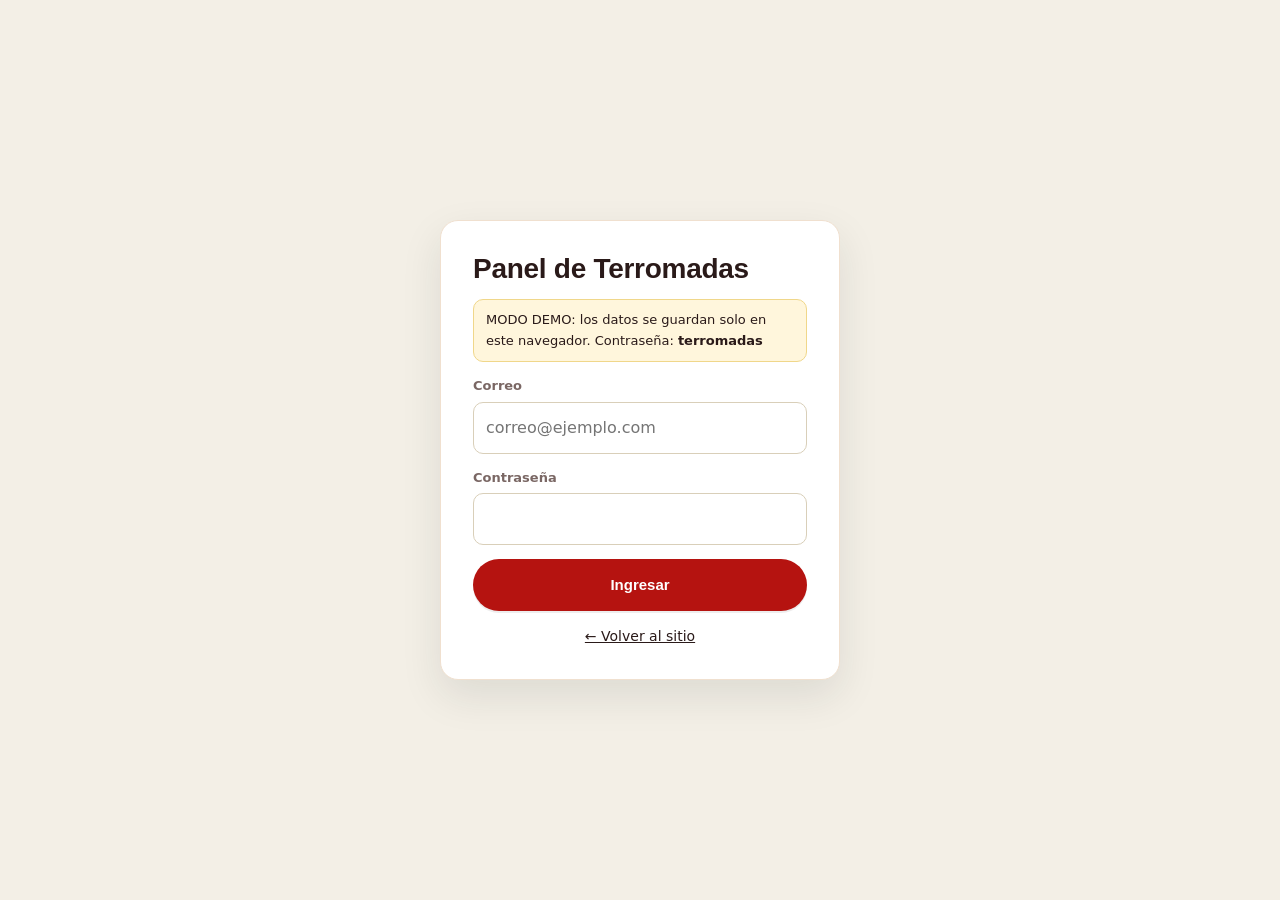
<file: terromadas/admin.html>
<!DOCTYPE html>
<html lang="es-AR">
<head>
<meta charset="UTF-8">
<meta name="viewport" content="width=device-width, initial-scale=1">
<meta name="robots" content="noindex, nofollow">
<title>Panel | Terromadas</title>
<meta http-equiv="Content-Security-Policy" content="default-src 'self'; script-src 'self' https://www.gstatic.com; style-src 'self' 'unsafe-inline' https://fonts.googleapis.com; font-src https://fonts.gstatic.com; img-src 'self' data: blob: https:; connect-src 'self' https://*.googleapis.com https://*.firebaseio.com; base-uri 'self'; form-action 'none'">
<link rel="stylesheet" href="css/style.css">
<link rel="stylesheet" href="css/admin.css">
</head>
<body class="adm">
<div id="app"></div>
<script type="module" src="js/admin.js"></script>
</body>
</html>
</file>
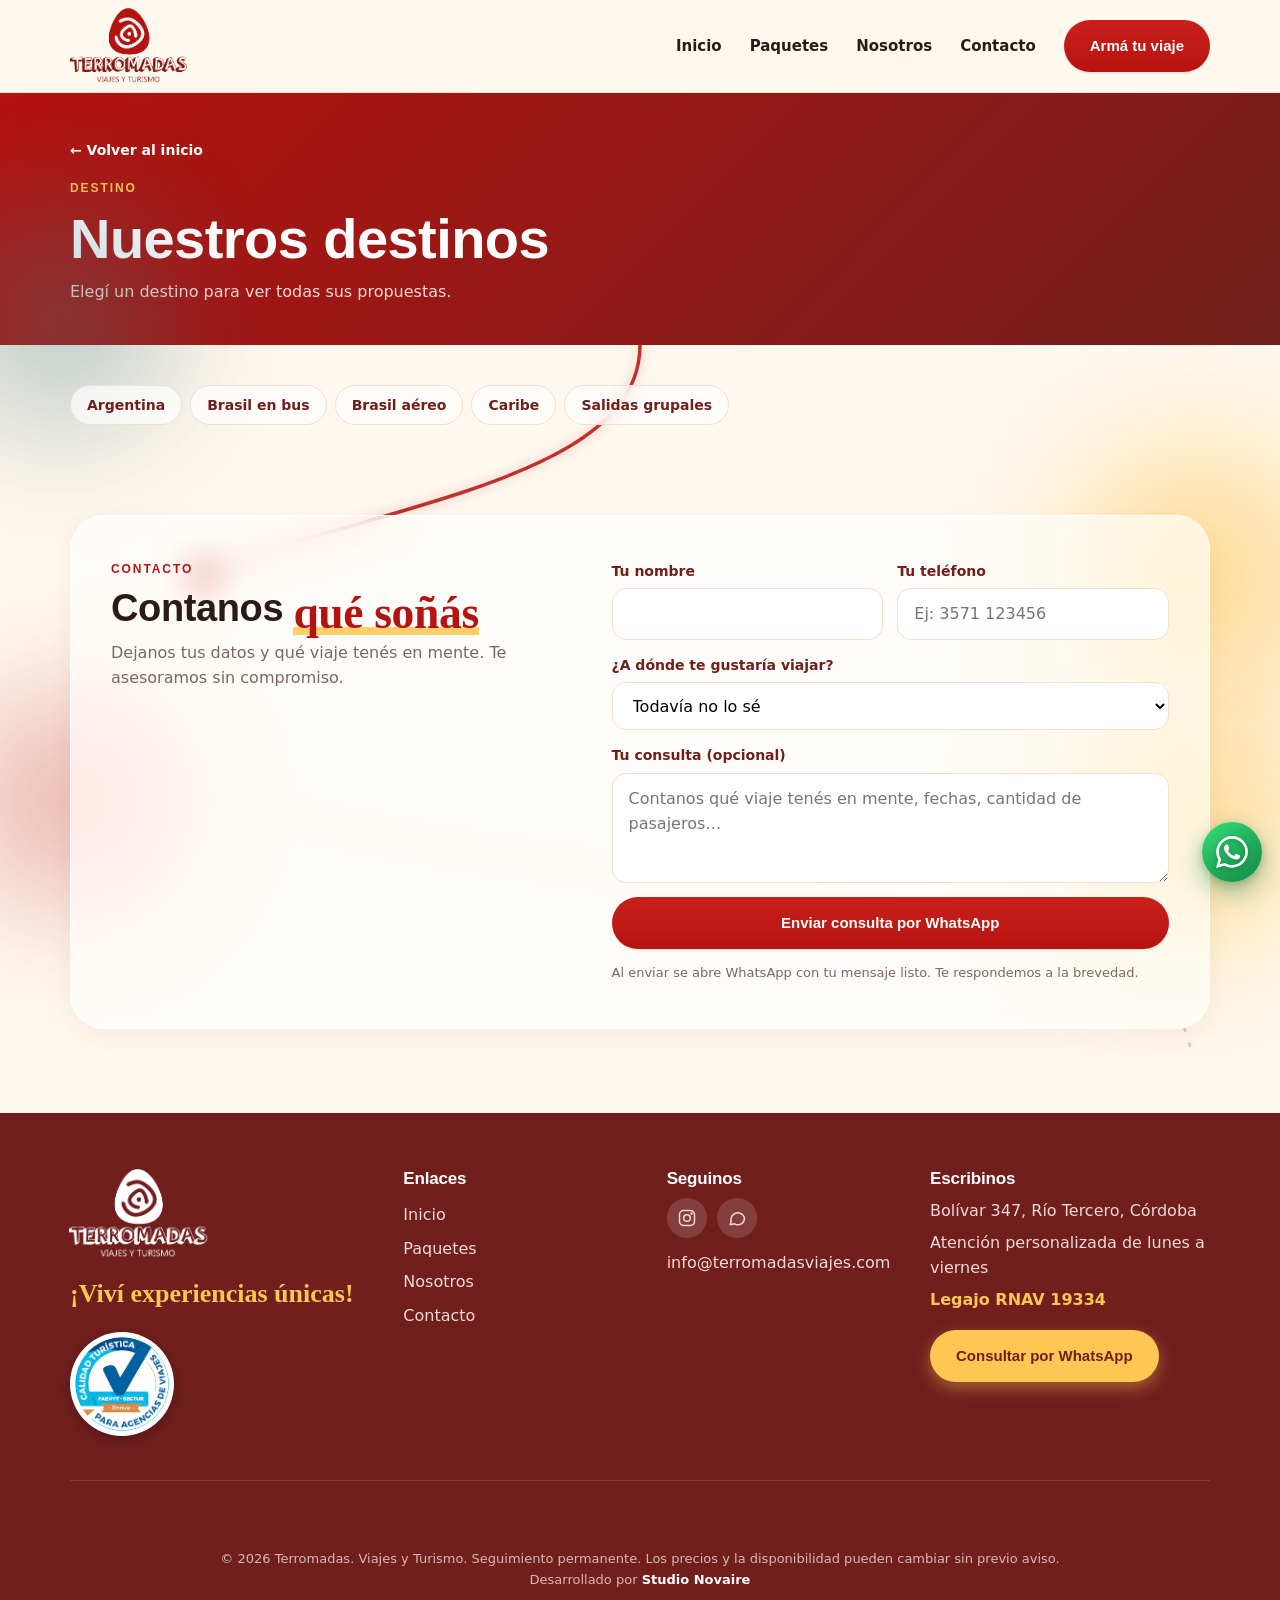
<file: terromadas/destino.html>
<!DOCTYPE html>
<html lang="es-AR">
<head>
<meta charset="UTF-8">
<meta name="viewport" content="width=device-width, initial-scale=1">
<title>Destinos | Terromadas Viajes</title>
<meta name="description" content="Terromadas, agencia de viajes y turismo. Paquetes, ofertas y viajes a tu medida. Consultá por WhatsApp.">
<meta http-equiv="Content-Security-Policy" content="default-src 'self'; script-src 'self' https://www.gstatic.com; style-src 'self' 'unsafe-inline' https://fonts.googleapis.com; font-src https://fonts.gstatic.com; img-src 'self' data: blob: https:; connect-src 'self' https://*.googleapis.com https://*.firebaseio.com; base-uri 'self'; form-action 'none'">
<link rel="stylesheet" href="css/style.css">
<link rel="icon" type="image/png" href="img/isotipo-rojo.png">
<link rel="preconnect" href="https://fonts.googleapis.com">
<link rel="preconnect" href="https://fonts.gstatic.com" crossorigin>
</head>
<body>

<header class="nav">
  <div class="wrap">
    <a class="logo" href="index.html" aria-label="Terromadas, inicio"><img class="brandimg" src="img/logo-rojo.png" alt="Terromadas Viajes y Turismo"></a>
    <button class="burger" id="burger" aria-label="Abrir menú" aria-expanded="false" aria-controls="menu">
      <svg class="i" style="width:28px;height:28px" viewBox="0 0 24 24"><path d="M3 6h18M3 12h18M3 18h18"/></svg>
    </button>
    <nav class="menu" id="menu" aria-label="Principal">
      <a href="index.html">Inicio</a>
      <a href="index.html#vidriera">Paquetes</a>
      <a href="index.html#nosotros">Nosotros</a>
      <a href="#consulta">Contacto</a>
      <a class="btn btn-red" id="navArma" href="#" target="_blank" rel="noopener noreferrer">Armá tu viaje</a>
    </nav>
  </div>
</header>

<main>
<section class="dhero">
  <div class="wrap">
    <a class="back" href="index.html">← Volver al inicio</a>
    <div class="eyebrow">Destino</div>
    <h1 id="dTitle"></h1>
    <p id="dCount"></p>
  </div>
</section>

<section class="s" style="padding:40px 0 70px">
  <div class="wrap">
    <div class="fchips" id="dOthers" aria-label="Otros destinos"></div>
    <div class="cards" id="dCards"></div>
  </div>
</section>

<section class="s" id="consulta" style="padding-top:0">
  <div class="wrap"><div class="cbox">
    <div><div class="eyebrow">Contacto</div><h2>Contanos <span class="script">qué soñás</span></h2><p>Dejanos tus datos y qué viaje tenés en mente. Te asesoramos sin compromiso.</p></div>
    <div id="contactForm"></div>
  </div></div>
</section>
</main>

<footer id="contacto">
  <div class="wrap">
    <div><img class="brandimg" style="--h:96px;--r:1.955;margin-inline:-26px auto" src="img/logo-blanco.png" alt="Terromadas Viajes y Turismo"><span class="script">¡Viví experiencias únicas!</span><img class="sello" src="img/sello-faevyt.png" width="104" height="104" loading="lazy" decoding="async" alt="Sello de Calidad Turística FAEVYT - SECTUR, categoría Bronce, para agencias de viajes"></div>
    <div><h3>Enlaces</h3><a href="index.html">Inicio</a><a href="index.html#vidriera">Paquetes</a><a href="index.html#nosotros">Nosotros</a><a href="#contacto">Contacto</a></div>
    <div><h3>Seguinos</h3>
      <div class="soc">
        <a id="footIg" href="#" target="_blank" rel="noopener noreferrer" aria-label="Instagram: @terromadas.viajesyturismo"><svg class="i" viewBox="0 0 24 24"><rect x="3" y="3" width="18" height="18" rx="5"/><circle cx="12" cy="12" r="4"/><circle cx="17.5" cy="6.5" r=".6"/></svg></a>
        <a id="footFb" href="#" target="_blank" rel="noopener noreferrer" aria-label="Facebook" hidden><svg class="i" viewBox="0 0 24 24"><path d="M14 8h3V4h-3a4 4 0 0 0-4 4v3H7v4h3v6h4v-6h3l1-4h-4V8z"/></svg></a>
        <a id="footTk" href="#" target="_blank" rel="noopener noreferrer" aria-label="TikTok" hidden><svg class="i" viewBox="0 0 24 24"><path d="M14 3v11a4 4 0 1 1-4-4M14 3c0 2.5 2 4.5 5 4.5"/></svg></a>
        <a id="footWaIc" href="#" target="_blank" rel="noopener noreferrer" aria-label="WhatsApp"><svg class="i" viewBox="0 0 24 24"><path d="M21 12a8 8 0 0 1-12 7l-5 1 1-4a8 8 0 1 1 16-4z"/></svg></a>
      </div>
      <a id="footMail" href="#" hidden style="margin-top:8px"></a>
    </div>
    <div><h3>Escribinos</h3><p id="footAddr"></p><p id="footHours"></p><p id="footLegajo" class="legajo"></p><p id="footCity" hidden></p><div style="height:12px"></div><a class="btn btn-gold" id="footWa" href="#" target="_blank" rel="noopener noreferrer" style="display:inline-flex">Consultar por WhatsApp</a></div>
    <div class="foot-cred">
      <div class="fiscal" id="footFiscalBox" hidden><span id="footFiscal"></span><a class="dfiscal" id="footFiscalLink" href="#" target="_blank" rel="noopener noreferrer" hidden><svg class="i" viewBox="0 0 24 24"><path d="M12 3l8 3v6c0 4.5-3.2 7.8-8 9-4.8-1.2-8-4.5-8-9V6z"/><path d="M8.5 12l2.5 2.5 4.5-5"/></svg>Data fiscal</a></div>
    </div>
    <div class="fine">© <span id="year"></span> Terromadas. Viajes y Turismo. Seguimiento permanente. Los precios y la disponibilidad pueden cambiar sin previo aviso.<br>Desarrollado por <b>Studio Novaire</b></div>
  </div>
</footer>

<a class="wa-fab" id="fab" href="#" target="_blank" rel="noopener noreferrer" aria-label="Escribinos por WhatsApp">
  <svg viewBox="0 0 24 24" fill="currentColor"><path d="M17.472 14.382c-.297-.149-1.758-.867-2.03-.967-.273-.099-.471-.148-.67.15-.197.297-.767.966-.94 1.164-.173.199-.347.223-.644.075-.297-.15-1.255-.463-2.39-1.475-.883-.788-1.48-1.761-1.653-2.059-.173-.297-.018-.458.13-.606.134-.133.298-.347.446-.52.149-.174.198-.298.298-.497.099-.198.05-.371-.025-.52-.075-.149-.669-1.612-.916-2.207-.242-.579-.487-.5-.669-.51-.173-.008-.371-.01-.57-.01-.198 0-.52.074-.792.372-.272.297-1.04 1.016-1.04 2.479 0 1.462 1.065 2.875 1.213 3.074.149.198 2.096 3.2 5.077 4.487.709.306 1.262.489 1.694.625.712.227 1.36.195 1.871.118.571-.085 1.758-.719 2.006-1.413.248-.694.248-1.289.173-1.413-.074-.124-.272-.198-.57-.347m-5.421 7.403h-.004a9.87 9.87 0 01-5.031-1.378l-.361-.214-3.741.982.998-3.648-.235-.374a9.86 9.86 0 01-1.51-5.26c.001-5.45 4.436-9.884 9.888-9.884 2.64 0 5.122 1.03 6.988 2.898a9.825 9.825 0 012.893 6.994c-.003 5.45-4.437 9.884-9.885 9.884m8.413-18.297A11.815 11.815 0 0012.05 0C5.495 0 .16 5.335.157 11.892c0 2.096.547 4.142 1.588 5.945L.057 24l6.305-1.654a11.882 11.882 0 005.683 1.448h.005c6.554 0 11.89-5.335 11.893-11.893a11.821 11.821 0 00-3.48-8.413z"/></svg>
</a>

<div class="modal" id="modal" role="dialog" aria-modal="true" aria-labelledby="mTitle"><div class="sheet" id="sheet"></div></div>

<script type="module" src="js/destino.js"></script>
</body>
</html>
</file>
<file: 3d/style.css>
:root{
  --bg:#e4e8ee;
  --ink:#141c2f;
  --ink-2:#3c465c;
  --muted:#6b7488;
  --line:rgba(20,28,47,.12);
  --accent:#ff7a2f;
  --accent-2:#ffb27a;
  --paper:#f5f6f9;
  --card:#ffffff;
  --ease:cubic-bezier(.2,.7,.2,1);
  --serif:'Instrument Serif',Georgia,'Times New Roman',serif;
  --sans:'Inter',system-ui,-apple-system,'Segoe UI',sans-serif;
}
*{box-sizing:border-box}
html{scroll-behavior:auto}
html,body{margin:0;background:var(--bg);color:var(--ink);font-family:var(--sans);-webkit-font-smoothing:antialiased;text-rendering:optimizeLegibility}
body{overflow-x:hidden}
a{color:inherit;text-decoration:none}
button,input,select,textarea{font:inherit;color:inherit}
button{border:0;cursor:pointer;background:none}
img,svg{display:block;max-width:100%}
em{font-family:var(--serif);font-style:italic;font-weight:400}
::selection{background:var(--accent);color:#fff}
:focus-visible{outline:2px solid var(--accent);outline-offset:3px;border-radius:6px}

#gl{position:fixed;inset:0;width:100%;height:100%;display:block;z-index:0}
.journey{height:700vh;position:relative;z-index:1}

/* ---------- NAV ---------- */
.nav{position:fixed;top:0;left:0;right:0;z-index:60;display:flex;justify-content:space-between;align-items:center;padding:20px clamp(18px,4vw,56px);transition:color .6s,padding .4s var(--ease)}
.brand{display:flex;align-items:center;gap:10px;font-weight:600;font-size:15px;letter-spacing:-.01em}
.brand svg{width:26px;height:26px}
.nav-links{display:flex;gap:4px;padding:5px;border-radius:999px;background:rgba(255,255,255,.55);backdrop-filter:blur(14px) saturate(1.4);-webkit-backdrop-filter:blur(14px) saturate(1.4);border:1px solid rgba(255,255,255,.55);color:var(--ink);font-size:12.5px;font-weight:500;transition:background .5s}
.nav-links a{padding:8px 15px;border-radius:999px;opacity:.65;transition:.3s}
.nav-links a:hover{opacity:1}
.nav-links a.on{opacity:1;background:#fff;box-shadow:0 1px 6px rgba(20,28,47,.08)}
.nav-cta{padding:10px 20px;border-radius:999px;background:var(--ink);color:#fff;font-size:12.5px;font-weight:500;transition:transform .35s var(--ease),background .3s}
.nav-cta:hover{transform:translateY(-2px);background:#26335a}
body.past .nav{background:rgba(245,246,249,.78);backdrop-filter:blur(18px) saturate(1.4);-webkit-backdrop-filter:blur(18px) saturate(1.4);border-bottom:1px solid var(--line);padding-top:12px;padding-bottom:12px}
body.dark .brand{color:#fff}
body.dark .nav-links{background:rgba(255,255,255,.12);border-color:rgba(255,255,255,.22);color:#fff}
body.dark .nav-links a.on{background:rgba(255,255,255,.22);box-shadow:none}
body.dark .nav-cta{background:#fff;color:var(--ink)}

.dots{position:fixed;right:clamp(14px,2vw,28px);top:50%;transform:translateY(-50%);z-index:50;display:flex;flex-direction:column;gap:14px;color:var(--ink);transition:opacity .4s,color .5s}
body.dark .dots{color:#fff}
body.past .dots{opacity:0;pointer-events:none}
.dots button{width:8px;height:8px;border-radius:50%;background:currentColor;opacity:.25;padding:0;transition:.4s var(--ease)}
.dots button.on{opacity:1;transform:scale(1.5)}

/* ---------- SCREENS (journey overlay) ---------- */
.screen{position:fixed;inset:0;z-index:10;display:flex;flex-direction:column;align-items:center;justify-content:center;text-align:center;padding:0 clamp(20px,6vw,90px);opacity:0;pointer-events:none;will-change:opacity,transform}
.screen.live{pointer-events:auto}
.eyebrow{display:inline-flex;align-items:center;gap:10px;font-size:11px;font-weight:500;letter-spacing:.2em;text-transform:uppercase;color:var(--ink-2);margin-bottom:22px}
.eyebrow::before{content:"";width:22px;height:1px;background:currentColor;opacity:.5}
h1,h2,h3{margin:0;font-weight:300;letter-spacing:-.045em;line-height:.98}
h1{font-size:clamp(54px,9vw,132px)}
h1 .a{display:block;color:#7a8396}
h1 .b{display:block;color:var(--ink);font-weight:400}
h1 em{color:var(--accent);letter-spacing:-.03em;font-size:1.04em}
.lead{font-size:clamp(14px,1.2vw,16px);color:var(--ink-2);margin:24px 0 28px;max-width:440px;line-height:1.65}
.btns{display:flex;gap:10px;justify-content:center;flex-wrap:wrap}
.btn{display:inline-flex;align-items:center;gap:10px;padding:14px 26px;border-radius:999px;font-size:13px;font-weight:500;background:rgba(255,255,255,.7);backdrop-filter:blur(10px);color:var(--ink);border:1px solid rgba(255,255,255,.7);transition:transform .4s var(--ease),background .3s,box-shadow .4s}
.btn:hover{transform:translateY(-3px);box-shadow:0 12px 30px -10px rgba(20,28,47,.35)}
.btn.dark{background:var(--ink);color:#fff;border-color:var(--ink)}
.btn.accent{background:var(--accent);color:#fff;border-color:var(--accent)}
.btn svg{width:15px;height:15px;transition:transform .35s var(--ease)}
.btn:hover svg{transform:translateX(3px)}

/* hero */
.hero{justify-content:flex-start;padding-top:clamp(96px,15vh,160px)}
.hero h1 span{will-change:transform}
.reveal-line{display:block;overflow:hidden;padding-bottom:.08em}
.reveal-line>span{display:block;transform:translateY(110%);animation:rise 1.2s var(--ease) forwards}
.reveal-line:nth-child(2)>span{animation-delay:.12s}
@keyframes rise{to{transform:none}}
.fade-in{opacity:0;transform:translateY(14px);animation:fadein 1s var(--ease) .5s forwards}
.fade-in.d2{animation-delay:.7s}.fade-in.d3{animation-delay:.9s}
@keyframes fadein{to{opacity:1;transform:none}}
.scroll{position:absolute;bottom:28px;left:clamp(20px,4vw,56px);font-size:10px;letter-spacing:.24em;text-transform:uppercase;color:var(--muted);display:flex;align-items:center;gap:14px}
.scroll i{display:block;width:44px;height:1px;background:rgba(20,28,47,.2);position:relative;overflow:hidden}
.scroll i::after{content:"";position:absolute;inset:0;background:var(--ink);animation:slide 2.2s var(--ease) infinite}
@keyframes slide{0%{transform:translateX(-100%)}60%,100%{transform:translateX(100%)}}
.hero-meta{position:absolute;bottom:26px;right:clamp(20px,4vw,56px);display:flex;gap:28px;font-size:11px;color:var(--ink-2);text-align:left}
.hero-meta b{display:block;font-size:22px;font-weight:300;letter-spacing:-.03em;color:var(--ink)}

/* explore */
.explore{color:#fff;justify-content:flex-start;align-items:stretch;text-align:left}
.explore .top{display:flex;justify-content:space-between;align-items:flex-start;gap:30px;padding-top:clamp(100px,15vh,150px)}
.explore .top p{margin:0;max-width:300px;font-size:10px;letter-spacing:.2em;line-height:1.9;text-transform:uppercase;opacity:.92}
.explore h2{font-size:clamp(28px,3.4vw,48px);text-align:right;font-weight:400;letter-spacing:.02em;text-transform:uppercase;line-height:1.05}
.arches{position:absolute;left:0;right:0;bottom:clamp(40px,11vh,120px);display:flex;justify-content:center;gap:clamp(18px,5vw,90px)}
.arch{position:relative;width:clamp(96px,17vw,210px);height:clamp(190px,40vh,380px);border:1px solid rgba(255,255,255,.7);border-radius:999px 999px 24px 24px;display:flex;flex-direction:column;align-items:center;justify-content:space-between;padding:26px 8px 24px;font-size:10px;letter-spacing:.24em;text-transform:uppercase;backdrop-filter:blur(3px);transition:transform .7s var(--ease),background .4s,border-color .4s;background:rgba(255,255,255,.05)}
.arch:nth-child(2){margin-top:-34px;height:clamp(210px,46vh,420px)}
.arch:hover{transform:translateY(-12px);background:rgba(255,255,255,.16);border-color:#fff}
.arch b{font-weight:400;opacity:.85}
.arch span{font-family:var(--serif);font-style:italic;text-transform:none;font-size:clamp(20px,2.2vw,30px);letter-spacing:0}

/* rate */
.rate{color:#fff}
.rate h2{font-size:clamp(36px,5.6vw,80px);font-weight:400;letter-spacing:-.045em}
.rate h2 em{color:var(--accent-2)}
.rate h2+h2{color:rgba(255,255,255,.6);margin-top:.5em;font-size:clamp(26px,4vw,56px)}
.rate h2+h2+h2{color:rgba(255,255,255,.34);margin-top:.5em;font-size:clamp(22px,3vw,40px)}
.stats{display:flex;gap:clamp(20px,5vw,70px);margin-top:48px;justify-content:center}
.stats div{font-size:11px;letter-spacing:.14em;text-transform:uppercase;color:rgba(255,255,255,.7)}
.stats strong{display:block;font-size:clamp(28px,3.2vw,44px);font-weight:300;letter-spacing:-.03em;color:#fff;margin-bottom:4px;text-transform:none}

/* globe */
.globe-s{color:#fff;align-items:stretch;justify-content:center;text-align:left}
.globe-s .wrap{display:flex;justify-content:flex-end;align-items:center;height:100%}
.dest-panel{width:min(400px,100%);padding:28px;border-radius:28px;background:rgba(10,18,40,.45);backdrop-filter:blur(18px) saturate(1.3);-webkit-backdrop-filter:blur(18px) saturate(1.3);border:1px solid rgba(255,255,255,.14)}
.dest-panel .eyebrow{color:rgba(255,255,255,.7);margin-bottom:14px}
.dest-panel h2{font-size:clamp(30px,3vw,44px);font-weight:400;margin-bottom:20px}
.dest-panel h2 em{color:var(--accent-2)}
.dest-list{list-style:none;margin:0;padding:0;display:flex;flex-direction:column}
.dest-list li{display:flex;align-items:center;gap:14px;padding:13px 4px;border-top:1px solid rgba(255,255,255,.12);cursor:pointer;transition:padding .4s var(--ease),color .3s;color:rgba(255,255,255,.6)}
.dest-list li:last-child{border-bottom:1px solid rgba(255,255,255,.12)}
.dest-list li .n{font-size:10px;letter-spacing:.14em;width:22px;opacity:.6}
.dest-list li .t{flex:1;font-size:16px;font-weight:500;letter-spacing:-.01em}
.dest-list li .t small{display:block;font-size:11px;font-weight:400;opacity:.65;letter-spacing:0;margin-top:2px}
.dest-list li .p{font-size:12px;opacity:.8}
.dest-list li.on{color:#fff;padding-left:12px}
.dest-list li.on .n{color:var(--accent);opacity:1}
.pin-label{position:fixed;left:0;top:0;z-index:12;pointer-events:none;padding:7px 12px;border-radius:999px;background:#fff;color:var(--ink);font-size:11.5px;font-weight:500;white-space:nowrap;box-shadow:0 10px 30px -8px rgba(0,0,0,.5);opacity:0;transition:opacity .4s;will-change:transform}
.pin-label::after{content:"";position:absolute;left:50%;bottom:-4px;width:8px;height:8px;background:#fff;transform:translateX(-50%) rotate(45deg)}

/* cta */
.cta h2{font-size:clamp(44px,7.4vw,108px);color:var(--ink);font-weight:400}
.cta h2 em{color:var(--accent)}
.cta .lead{margin-bottom:30px}

/* ---------- CONTENT ---------- */
.content{position:relative;z-index:30;background:var(--paper);border-radius:44px 44px 0 0;box-shadow:0 -30px 80px -20px rgba(10,18,40,.35);overflow:hidden}
.sec{padding:clamp(80px,12vw,170px) clamp(20px,5vw,80px);max-width:1440px;margin:0 auto}
.sec-head{display:flex;justify-content:space-between;align-items:flex-end;gap:40px;margin-bottom:clamp(40px,6vw,80px);flex-wrap:wrap}
.sec-head h2{font-size:clamp(38px,5.6vw,84px);letter-spacing:-.05em;font-weight:400;max-width:12ch}
.sec-head h2 em{color:var(--accent)}
.sec-head p{max-width:380px;color:var(--muted);line-height:1.7;font-size:15px;margin:0}
.kicker{display:inline-flex;align-items:center;gap:10px;font-size:11px;letter-spacing:.2em;text-transform:uppercase;color:var(--muted);margin-bottom:20px}
.kicker::before{content:"";width:22px;height:1px;background:currentColor}

[data-r]{opacity:0;transform:translateY(34px);transition:opacity 1s var(--ease),transform 1s var(--ease);transition-delay:var(--d,0s)}
[data-r].in{opacity:1;transform:none}

.marquee{overflow:hidden;border-bottom:1px solid var(--line);padding:30px 0;mask-image:linear-gradient(90deg,transparent,#000 10%,#000 90%,transparent);-webkit-mask-image:linear-gradient(90deg,transparent,#000 10%,#000 90%,transparent)}
.marquee-track{display:flex;gap:56px;width:max-content;animation:marquee 46s linear infinite;font-family:var(--serif);font-size:clamp(30px,4vw,56px);color:var(--ink);white-space:nowrap}
.marquee-track span{display:flex;align-items:center;gap:56px}
.marquee-track span::after{content:"✦";font-family:var(--sans);font-size:.4em;color:var(--accent)}
@keyframes marquee{to{transform:translateX(-50%)}}

/* packages */
.cards{display:grid;grid-template-columns:repeat(4,1fr);gap:18px}
.card{position:relative;border-radius:28px;background:var(--card);overflow:hidden;display:flex;flex-direction:column;box-shadow:0 1px 0 var(--line),0 20px 50px -30px rgba(20,28,47,.35);transform-style:preserve-3d;transition:box-shadow .5s;will-change:transform}
.card:hover{box-shadow:0 1px 0 var(--line),0 40px 70px -30px rgba(20,28,47,.5)}
.card .art{aspect-ratio:4/4.4;position:relative;overflow:hidden}
.card .art svg{width:100%;height:100%;transition:transform 1.2s var(--ease)}
.card:hover .art svg{transform:scale(1.07)}
.card .tag{position:absolute;top:16px;left:16px;padding:6px 12px;border-radius:999px;background:rgba(255,255,255,.85);backdrop-filter:blur(8px);font-size:11px;font-weight:500}
.card .body{padding:22px 22px 24px;display:flex;flex-direction:column;gap:12px;flex:1}
.card h3{font-size:24px;font-weight:500;letter-spacing:-.03em}
.card p{margin:0;font-size:13.5px;color:var(--muted);line-height:1.6}
.card ul{list-style:none;margin:0;padding:0;display:flex;flex-wrap:wrap;gap:6px}
.card li{font-size:11px;padding:5px 10px;border-radius:999px;background:#eef0f5;color:var(--ink-2)}
.card .foot{margin-top:auto;display:flex;justify-content:space-between;align-items:center;padding-top:14px;border-top:1px solid var(--line)}
.card .price{font-size:11px;color:var(--muted)}
.card .price b{display:block;font-size:22px;font-weight:500;letter-spacing:-.03em;color:var(--ink)}
.card .go{width:42px;height:42px;border-radius:50%;background:var(--ink);color:#fff;display:grid;place-items:center;transition:transform .4s var(--ease),background .3s}
.card:hover .go{background:var(--accent);transform:rotate(-45deg)}
.card .go svg{width:16px;height:16px}

/* steps */
.steps{display:grid;grid-template-columns:repeat(3,1fr);gap:clamp(20px,4vw,60px);counter-reset:s}
.step{padding-top:26px;border-top:1px solid var(--ink);position:relative}
.step .num{font-family:var(--serif);font-style:italic;font-size:clamp(60px,7vw,110px);line-height:1;color:var(--accent);margin-bottom:22px}
.step h3{font-size:26px;font-weight:500;letter-spacing:-.03em;margin-bottom:12px}
.step p{margin:0;color:var(--muted);line-height:1.7;font-size:15px;max-width:34ch}

/* numbers band */
.band{background:var(--ink);color:#fff;border-radius:36px;margin:0 clamp(12px,2vw,28px);position:relative;overflow:hidden}
.band::before{content:"";position:absolute;width:60vw;height:60vw;right:-20vw;top:-30vw;background:radial-gradient(circle,rgba(255,122,47,.35),transparent 60%)}
.band .sec{position:relative;padding-top:clamp(60px,9vw,120px);padding-bottom:clamp(60px,9vw,120px)}
.numbers{display:grid;grid-template-columns:repeat(4,1fr);gap:30px}
.numbers div{border-left:1px solid rgba(255,255,255,.18);padding-left:22px}
.numbers strong{display:block;font-size:clamp(44px,6vw,92px);font-weight:300;letter-spacing:-.05em;line-height:1}
.numbers span{display:block;margin-top:14px;font-size:12px;letter-spacing:.14em;text-transform:uppercase;color:rgba(255,255,255,.6)}

/* testimonials */
.quotes{display:grid;grid-template-columns:repeat(3,1fr);gap:18px}
.quote{padding:32px;border-radius:28px;background:var(--card);display:flex;flex-direction:column;gap:26px;box-shadow:0 1px 0 var(--line)}
.quote q{font-family:var(--serif);font-size:clamp(22px,2vw,28px);line-height:1.25;letter-spacing:-.01em;quotes:none}
.quote .who{display:flex;align-items:center;gap:12px;margin-top:auto;font-size:13px}
.quote .av{width:40px;height:40px;border-radius:50%;display:grid;place-items:center;font-weight:600;color:#fff;font-size:14px}
.quote .who small{display:block;color:var(--muted);font-size:12px}
.stars{color:var(--accent);letter-spacing:3px;font-size:13px}

/* faq */
.faq{display:grid;grid-template-columns:1fr 1.4fr;gap:clamp(30px,6vw,100px)}
.faq h2{font-size:clamp(38px,5vw,72px);font-weight:400;letter-spacing:-.05em}
.faq h2 em{color:var(--accent)}
details{border-top:1px solid var(--line);padding:24px 0}
details:last-child{border-bottom:1px solid var(--line)}
summary{list-style:none;cursor:pointer;display:flex;justify-content:space-between;gap:20px;align-items:center;font-size:clamp(17px,1.5vw,21px);font-weight:500;letter-spacing:-.02em}
summary::-webkit-details-marker{display:none}
summary i{flex:none;width:34px;height:34px;border-radius:50%;border:1px solid var(--line);position:relative;transition:transform .5s var(--ease),background .3s}
summary i::before,summary i::after{content:"";position:absolute;left:50%;top:50%;width:12px;height:1.5px;background:var(--ink);transform:translate(-50%,-50%)}
summary i::after{transform:translate(-50%,-50%) rotate(90deg);transition:.4s}
details[open] summary i{background:var(--accent);border-color:var(--accent);transform:rotate(180deg)}
details[open] summary i::before,details[open] summary i::after{background:#fff}
details[open] summary i::after{transform:translate(-50%,-50%) rotate(0)}
details p{margin:14px 0 0;color:var(--muted);line-height:1.75;max-width:56ch;font-size:15px}

/* contact */
.contact{margin:0 clamp(12px,2vw,28px) clamp(12px,2vw,28px);border-radius:36px;background:linear-gradient(135deg,#1d2a4c,#141c2f 60%);color:#fff;position:relative;overflow:hidden}
.contact::before{content:"";position:absolute;width:50vw;height:50vw;left:-15vw;bottom:-30vw;background:radial-gradient(circle,rgba(255,122,47,.4),transparent 60%)}
.contact .sec{position:relative;display:grid;grid-template-columns:1fr 1fr;gap:clamp(30px,6vw,100px);align-items:start}
.contact h2{font-size:clamp(42px,6vw,92px);font-weight:400;letter-spacing:-.05em}
.contact h2 em{color:var(--accent-2)}
.contact .info{margin-top:36px;display:flex;flex-direction:column;gap:14px;font-size:15px;color:rgba(255,255,255,.75)}
.contact .info a:hover{color:#fff}
form{display:grid;grid-template-columns:1fr 1fr;gap:14px}
.field{display:flex;flex-direction:column;gap:8px}
.field.full{grid-column:1/-1}
.field label{font-size:11px;letter-spacing:.14em;text-transform:uppercase;color:rgba(255,255,255,.6)}
.field input,.field select,.field textarea{background:rgba(255,255,255,.07);border:1px solid rgba(255,255,255,.16);border-radius:16px;padding:15px 16px;font-size:15px;color:#fff;transition:border-color .3s,background .3s;width:100%}
.field select option{color:#000}
.field textarea{min-height:110px;resize:vertical}
.field input:focus,.field select:focus,.field textarea:focus{outline:0;border-color:var(--accent);background:rgba(255,255,255,.1)}
.field ::placeholder{color:rgba(255,255,255,.35)}
form .btn{grid-column:1/-1;justify-content:center;padding:17px}
.sent{grid-column:1/-1;padding:16px;border-radius:16px;background:rgba(255,122,47,.15);border:1px solid rgba(255,122,47,.4);font-size:14px;display:none}
.sent.show{display:block}
footer{display:flex;justify-content:space-between;gap:20px;flex-wrap:wrap;padding:30px clamp(20px,5vw,80px) 40px;font-size:12.5px;color:var(--muted);max-width:1440px;margin:0 auto}
footer nav{display:flex;gap:22px}
footer a:hover{color:var(--ink)}

/* loader / fallback */
#loader{position:fixed;inset:0;z-index:100;background:var(--bg);display:flex;flex-direction:column;align-items:center;justify-content:center;gap:22px;transition:opacity 1s .2s,visibility 0s 1.2s}
#loader.done{opacity:0;visibility:hidden}
#loader .brand{font-size:18px}
#loader .bar{width:160px;height:2px;background:rgba(20,28,47,.12);overflow:hidden;border-radius:2px}
#loader .bar i{display:block;height:100%;width:40%;background:var(--ink);animation:slide 1.4s var(--ease) infinite}
#fallback{display:none;position:fixed;inset:0;z-index:110;background:var(--bg);align-items:center;justify-content:center;text-align:center;padding:30px}
.noscript{padding:40px;text-align:center}

@media (max-width:1100px){
  .cards{grid-template-columns:repeat(2,1fr)}
  .numbers{grid-template-columns:repeat(2,1fr)}
}
@media (max-width:820px){
  .nav-links{display:none}
  .explore .top p{display:none}
  .explore .top{justify-content:flex-end}
  .arches{gap:12px}
  .arch{padding:18px 4px 16px;letter-spacing:.14em}
  .stats{flex-direction:column;gap:14px;margin-top:30px}
  .dots{display:none}
  .hero-meta{display:none}
  .globe-s .wrap{align-items:flex-end;justify-content:center;padding-bottom:24px}
  .dest-panel{padding:18px;border-radius:22px}
  .dest-panel h2{font-size:26px;margin-bottom:10px}
  .dest-list li{padding:9px 4px}
  .dest-list li .t small{display:none}
  .steps,.quotes,.faq,.contact .sec{grid-template-columns:1fr}
  .cards{grid-template-columns:1fr}
  form{grid-template-columns:1fr}
  .content{border-radius:28px 28px 0 0}
}
@media (prefers-reduced-motion:reduce){
  .marquee-track,.scroll i::after,#loader .bar i{animation:none}
  .reveal-line>span,.fade-in{animation:none;transform:none;opacity:1}
  [data-r]{opacity:1;transform:none;transition:none}
}
</file>
<file: terromadas/css/style.css>
@import url('https://fonts.googleapis.com/css2?family=Caveat:wght@600;700&family=Mulish:wght@400;500;700&family=Poppins:wght@200;300;500;600;700&display=swap');
:root{--red:#b51310;--wine:#701f1d;--bright:#fe2d28;--gold:#fec652;--teal:#3f747f;--sky:#36bcd8;--peach:#fee2a8;--cream:#fff8ee;--ink:#2a1a19;--muted:#7a6764;--line:#f0e0cf;--r:20px;
--moss:var(--wine);--clay:var(--red);--sand:var(--cream);--sand2:#f8ead7}
*{box-sizing:border-box}
html{scroll-behavior:smooth;scroll-padding-top:96px}
body{margin:0;background:var(--cream);color:var(--ink);font:16px/1.6 'Mulish',system-ui,sans-serif;-webkit-text-size-adjust:100%}
h1,h2,h3,h4{font-family:'Poppins',sans-serif;margin:0;line-height:1.15;letter-spacing:-.01em}
p{margin:0}
img{display:block;max-width:100%}
a{color:inherit}
button{font:inherit;cursor:pointer}
:focus-visible{outline:3px solid var(--sky);outline-offset:3px}
.wrap{max-width:1180px;margin:0 auto;padding:0 20px}
.sr{position:absolute;width:1px;height:1px;overflow:hidden;clip:rect(0 0 0 0)}
.script{font-family:'Caveat',cursive;font-weight:700;color:var(--red)}
svg.i{width:1em;height:1em;fill:none;stroke:currentColor;stroke-width:1.8;stroke-linecap:round;stroke-linejoin:round;flex:none}

/* header */
.nav{position:sticky;top:0;z-index:50;background:rgba(255,248,238,.95);backdrop-filter:blur(8px);border-bottom:1px solid var(--line)}
.nav .wrap{display:flex;align-items:center;justify-content:space-between;height:92px;gap:16px}
.logo{display:block;text-decoration:none}
.brandimg{display:block;height:var(--h,76px);width:calc(var(--h,76px) * var(--r,2.0909));max-width:none;flex:none;margin-inline:calc(var(--h,76px) * -.27)}
.menu{display:flex;gap:28px;align-items:center}
.menu a{text-decoration:none;font-size:15px;font-weight:700}
.menu a:not(.btn):hover{color:var(--red)}
.burger{display:none;background:none;border:0;padding:8px;color:var(--wine)}
.btn{display:inline-flex;align-items:center;justify-content:center;gap:10px;border:0;border-radius:999px;padding:14px 26px;font-family:'Poppins',sans-serif;font-weight:600;font-size:15px;text-decoration:none;min-height:48px;transition:transform .15s,background .15s}
.btn:hover{transform:translateY(-1px)}
.btn svg{width:18px;height:18px}
.btn-clay,.btn-red{background:var(--red);color:#fff}.btn-clay:hover,.btn-red:hover{background:var(--wine)}
.btn-gold{background:var(--gold);color:var(--wine)}.btn-gold:hover{background:#ffd37a}
.btn-moss{background:var(--wine);color:#fff}
.btn-wa{background:#1f9d55;color:#fff}.btn-wa:hover{background:#177a43}
.btn-line{background:transparent;border:2px solid currentColor}
.btn[aria-disabled=true],.btn:disabled{opacity:.5;pointer-events:none}

/* hero */
.hero{position:relative;overflow:hidden;background:linear-gradient(180deg,#ffe9cf 0%,var(--cream) 100%)}
.hero .wrap{display:grid;grid-template-columns:1.05fr 1fr;gap:24px;align-items:center;padding-top:56px;padding-bottom:92px}
.hero h1{font-size:clamp(42px,6vw,72px);font-weight:500;line-height:1.05;color:var(--ink)}
.hero h1 b{display:block;font-weight:700;color:var(--red)}
.hero .script{display:block;font-size:clamp(26px,3.4vw,38px);line-height:1.15;margin:20px 0 14px;color:var(--wine)}
.hero p.lead{max-width:470px;color:#5c4744;margin-bottom:26px}
.hero .actions{display:flex;flex-wrap:wrap;gap:12px}
.hero-media{position:relative;min-height:380px}
.hero-photo{position:absolute;inset:0;width:100%;height:100%;object-fit:cover;border-radius:46% 54% 40% 60% / 50% 42% 58% 50%;box-shadow:0 24px 60px rgba(112,31,29,.25)}
.hero-art{position:absolute;inset:0;width:100%;height:100%}

/* buscador */
.search{margin-top:-46px;position:relative;z-index:5}
.searchbar{background:#fff;border-radius:999px;box-shadow:0 14px 40px rgba(112,31,29,.14);display:grid;grid-template-columns:1.3fr 1fr 1fr auto;align-items:center;padding:12px 14px 12px 28px;gap:6px;border:1px solid var(--line)}
.sf{display:flex;align-items:center;gap:12px;padding:4px 18px;border-right:1px solid var(--line)}
.sf svg{width:24px;height:24px;color:var(--red)}
.sf b{display:block;font-size:13px;font-family:'Poppins',sans-serif}
.sf select,.sf input{border:0;background:transparent;font:inherit;font-size:14px;color:var(--muted);padding:0;width:100%;outline:0;min-height:24px}
.sf span.t{display:block;min-width:0;flex:1}
.searchbar .btn{padding:14px 34px}

/* servicios */
.trust{margin-top:22px}
.trust .row{background:#fff;border:1px solid var(--line);border-radius:26px;display:grid;grid-template-columns:repeat(4,1fr);padding:20px 10px;box-shadow:0 8px 24px rgba(112,31,29,.06)}
.trust .it{display:flex;align-items:center;gap:14px;padding:4px 22px;border-right:1px solid var(--line);font-size:14px;line-height:1.3;font-weight:700}
.trust .it:last-child{border:0}
.trust svg{width:36px;height:36px;color:var(--red);stroke-width:1.5}

section.s{padding:84px 0}
.sh{display:flex;justify-content:space-between;align-items:end;gap:20px;flex-wrap:wrap;margin-bottom:30px}
.sh h2{font-size:clamp(28px,4vw,42px);font-weight:700}
.sh h2 .script{font-size:1.25em;font-weight:700}
.sh p{color:var(--muted);max-width:460px}
.eyebrow{font-family:'Poppins',sans-serif;font-size:12px;font-weight:600;letter-spacing:.16em;text-transform:uppercase;color:var(--red);margin-bottom:8px}

/* cards */
.cards{display:grid;grid-template-columns:repeat(auto-fill,minmax(270px,1fr));gap:22px}
.pcard{background:#fff;border:1px solid var(--line);border-radius:var(--r);overflow:hidden;display:flex;flex-direction:column;transition:box-shadow .2s,transform .2s}
.pcard:hover{box-shadow:0 16px 38px rgba(112,31,29,.16);transform:translateY(-4px)}
.pimg{position:relative;aspect-ratio:4/3;background:var(--peach);border:0;padding:0;display:block;width:100%}
.pimg img{width:100%;height:100%;object-fit:cover}
.tag{position:absolute;top:12px;left:12px;background:var(--red);color:#fff;font-family:'Poppins',sans-serif;font-size:11px;font-weight:600;padding:5px 12px;border-radius:20px;letter-spacing:.06em}
.tag.sold{background:#3d3433}
.pbody{padding:18px 18px 8px;display:flex;flex-direction:column;gap:6px;flex:1}
.dest{font-size:12px;color:var(--red);font-weight:700;text-transform:uppercase;letter-spacing:.08em}
.pbody h3{font-size:20px;font-weight:600}
.meta{display:flex;flex-wrap:wrap;gap:4px 14px;font-size:14px;color:var(--muted)}
.price{margin-top:auto;padding-top:10px}
.price small{display:block;font-size:12px;color:var(--muted)}
.price b{font-family:'Poppins',sans-serif;font-size:26px;font-weight:700;color:var(--wine)}
.price s{color:var(--muted);font-size:14px;margin-left:6px}
.pact{display:flex;gap:8px;padding:10px 18px 18px}
.pact .btn{flex:1;padding:11px 12px;font-size:14px;min-height:44px}

/* ofertas */
.offers-box{background:linear-gradient(135deg,var(--red),var(--wine));border-radius:34px;padding:48px 40px;color:#fff;position:relative;overflow:hidden}
.offers-box:before{content:"";position:absolute;right:-60px;top:-60px;width:260px;height:260px;border-radius:50%;background:rgba(254,198,82,.15)}
.offers-box .sh h2,.offers-box .eyebrow{color:#fff}
.offers-box .eyebrow{color:var(--gold)}
.offers-box .sh p{color:#f6d9d6}
.offers-box .script{color:var(--gold)}
.offers-box .pcard{border:0;position:relative}
.empty{padding:34px;border:2px dashed var(--line);border-radius:var(--r);text-align:center;color:var(--muted);background:#fff}
.offers-box .empty{border-color:#ffffff55;color:#f6d9d6;background:transparent}

/* categorías y filtros */
.cats{display:flex;gap:10px;flex-wrap:wrap;margin-bottom:18px}
.cat{display:flex;align-items:center;gap:8px;border:1px solid var(--line);background:#fff;border-radius:999px;padding:10px 18px;font-weight:700;font-size:14px;color:var(--wine)}
.cat svg{width:20px;height:20px;color:var(--red)}
.cat[aria-pressed=true]{background:var(--red);border-color:var(--red);color:#fff}
.cat[aria-pressed=true] svg{color:#fff}
.filters{display:flex;flex-wrap:wrap;gap:10px;margin-bottom:24px}
.filters input,.filters select{padding:12px 16px;border:1px solid var(--line);border-radius:999px;background:#fff;font:inherit;min-height:48px}
.filters input{flex:1;min-width:200px}

/* armá tu viaje */
.arma{background:linear-gradient(120deg,var(--red) 0%,var(--wine) 100%);color:#fff;border-radius:34px;padding:52px 48px;display:grid;grid-template-columns:auto 1fr auto;gap:36px;align-items:center;position:relative;overflow:hidden}
.arma .mark{width:150px;height:auto;opacity:.95}
.arma .eyebrow{color:var(--gold)}
.arma h2{font-size:clamp(26px,3.6vw,40px)}
.arma h2 .script{color:var(--gold);font-size:1.2em}
.arma p{margin-top:10px;color:#f6d9d6;max-width:480px}
.arma:after{content:"";position:absolute;right:-70px;bottom:-90px;width:300px;height:300px;border-radius:50%;background:rgba(254,198,82,.14)}
.arma .btn{position:relative;z-index:1}

/* nosotros */
.about{display:grid;grid-template-columns:1.1fr 1fr;gap:48px;align-items:center}
.about h2{font-size:clamp(28px,4vw,40px)}
.about p{color:#5c4744;font-size:17px;margin-top:16px}
.vals{display:grid;gap:14px}
.val{background:#fff;border:1px solid var(--line);border-radius:var(--r);padding:20px;display:flex;gap:16px;align-items:flex-start}
.val .ic{width:46px;height:46px;border-radius:14px;background:var(--peach);color:var(--red);display:grid;place-items:center;flex:none}
.val .ic svg{width:24px;height:24px}
.val b{display:block;font-family:'Poppins',sans-serif;font-size:17px}
.val span.d{color:var(--muted);font-size:14px}

/* footer */
footer{background:var(--wine);color:#f1d9d6;padding:56px 0 26px}
footer .wrap{display:grid;grid-template-columns:1.3fr 1fr 1fr 1.2fr;gap:30px}
footer a{text-decoration:none;display:block;padding:4px 0}
footer a:hover{color:#fff}
footer h3{color:#fff;font-size:17px;margin-bottom:10px}
footer .script{color:var(--gold);font-size:26px;display:block;margin-top:8px}
.soc{display:flex;gap:10px}
.soc a{width:40px;height:40px;border-radius:50%;background:rgba(255,255,255,.14);display:grid;place-items:center;padding:0}
.soc a:hover{background:var(--gold);color:var(--wine)}
.soc svg{width:20px;height:20px}
.fine{grid-column:1/-1;border-top:1px solid #ffffff22;margin-top:14px;padding-top:18px;font-size:13px;text-align:center;color:#d9b9b5}
.wa-fab{position:fixed;right:18px;bottom:18px;z-index:40;width:58px;height:58px;border-radius:50%;background:#1f9d55;color:#fff;display:grid;place-items:center;box-shadow:0 8px 24px rgba(0,0,0,.28)}
.wa-fab svg{width:30px;height:30px}

/* modal */
.modal{position:fixed;inset:0;z-index:100;background:rgba(42,26,25,.72);display:none;align-items:flex-start;justify-content:center;overflow:auto;padding:24px 14px}
.modal.open{display:flex}
.sheet{background:var(--cream);border-radius:26px;max-width:920px;width:100%;position:relative;overflow:hidden}
.close{position:absolute;top:12px;right:12px;z-index:3;width:42px;height:42px;border-radius:50%;border:0;background:#fff;font-size:22px;box-shadow:0 2px 10px rgba(0,0,0,.2)}
.gal{background:#000}
.gal .main{aspect-ratio:16/10;width:100%;object-fit:cover}
.thumbs{display:flex;gap:6px;padding:8px;overflow-x:auto;background:#1b1110}
.thumbs button{border:2px solid transparent;padding:0;background:none;border-radius:6px;flex:none}
.thumbs button[aria-current=true]{border-color:var(--gold)}
.thumbs img{width:76px;height:56px;object-fit:cover;border-radius:4px}
.det{padding:26px;display:grid;grid-template-columns:1.4fr 1fr;gap:28px}
.det h2{font-size:clamp(24px,4vw,34px);margin:4px 0 12px}
.det h4{margin:20px 0 8px;font-size:12px;letter-spacing:.12em;text-transform:uppercase;color:var(--red)}
.det ul{margin:0;padding:0;list-style:none}
.det li{padding:5px 0 5px 24px;position:relative}
.det li:before{content:"✓";position:absolute;left:0;color:var(--red);font-weight:700}
.buy{background:#fff;border:1px solid var(--line);border-radius:var(--r);padding:20px;align-self:start;display:grid;gap:12px}
.buy select{padding:12px;border:1px solid var(--line);border-radius:12px;font:inherit;width:100%;background:#fff;min-height:46px}
.buy label{font-size:13px;font-weight:700;color:var(--muted)}
#toasts{position:fixed;left:50%;transform:translateX(-50%);bottom:20px;z-index:300;display:grid;gap:8px}
.toast{background:var(--ink);color:#fff;padding:12px 18px;border-radius:12px;font-size:14px}
.toast.err{background:#a02424}

/* tablet */
@media(max-width:1000px){
  .hero .wrap{grid-template-columns:1fr;padding-bottom:70px}
  .hero-media{min-height:300px;order:-1}
  .searchbar{grid-template-columns:1fr 1fr;border-radius:28px;padding:16px}
  .sf{border-right:0;border-bottom:1px solid var(--line);padding:10px 8px}
  .searchbar .btn{grid-column:1/-1;margin-top:8px}
  .trust .row{grid-template-columns:1fr 1fr;gap:10px}
  .trust .it:nth-child(2){border-right:0}
  .about,.det{grid-template-columns:1fr}
  .arma{grid-template-columns:1fr;text-align:center;justify-items:center}
  footer .wrap{grid-template-columns:1fr 1fr}
}
/* celular */
@media(max-width:760px){
  .nav .wrap{height:78px}
  .brandimg{--h:66px}
  .burger{display:block}
  .menu{display:none;position:absolute;top:78px;left:0;right:0;background:var(--cream);flex-direction:column;align-items:stretch;gap:0;padding:8px 20px 18px;border-bottom:1px solid var(--line)}
  .menu.open{display:flex}
  .menu a{padding:14px 0;border-bottom:1px solid var(--line)}
  .menu .btn{margin-top:12px;border:0}
  section.s{padding:60px 0}
  .offers-box{padding:34px 20px;border-radius:26px}
  .arma{padding:34px 22px;border-radius:26px}
  .searchbar{grid-template-columns:1fr}
  .trust .row{grid-template-columns:1fr}
  .trust .it{border-right:0;border-bottom:1px solid var(--line);padding:12px 14px}
  .trust .it:last-child{border:0}
  .det{padding:20px}
  .pact{flex-direction:column}
  footer .wrap{grid-template-columns:1fr}
}
@media(prefers-reduced-motion:reduce){*{transition:none!important;scroll-behavior:auto!important}}

/* historia */
.nos{display:grid;grid-template-columns:.85fr 1.15fr;gap:52px;align-items:center}
.nos h2{font-size:clamp(28px,4vw,42px)}
.nos h2 .script{font-size:1.2em}
.nos-photo{position:relative;aspect-ratio:4/5;max-width:420px;width:100%;margin:0 auto}
.nos-photo #aboutImg,.nos-ph{position:absolute;inset:0;width:100%;height:100%;border-radius:30px 130px 30px 130px}
.nos-photo #aboutImg{object-fit:cover;box-shadow:0 24px 50px rgba(112,31,29,.22)}
.nos-ph{background:var(--peach);display:grid;place-items:center}
.nos-ph img{width:46%}
#aboutText p{color:#5c4744;font-size:17px;margin-top:14px}
#aboutText p:last-child{font-weight:700;color:var(--ink)}
.sign{margin-top:22px;display:grid;gap:2px}
.sign b{font-family:'Caveat',cursive;font-size:32px;color:var(--red);font-weight:700}
.sign span{font-size:14px;color:var(--muted)}
.nos-name{margin-top:44px;background:var(--teal);color:#fff;border-radius:28px;padding:34px 40px;display:flex;gap:30px;align-items:center}
.nos-name img{width:84px;flex:none}
.nos-name .eyebrow{color:var(--gold)}
.nos-name h3{font-size:clamp(22px,3vw,30px);margin-bottom:8px}
.nos-name p{color:#e7f2f4;max-width:560px}
footer p{margin:0 0 6px}
footer .legajo{color:var(--gold);font-weight:700}
@media(max-width:1000px){.nos{grid-template-columns:1fr}}
@media(max-width:760px){.nos-name{flex-direction:column;text-align:center;padding:28px 22px}}
[hidden]{display:none!important}

/* botones: jerarquía de color y feedback */
.btn{box-shadow:0 2px 0 rgba(42,26,25,.08)}
.btn:active{transform:translateY(1px);box-shadow:none}
.btn-red{background:linear-gradient(180deg,#c9201b,var(--red))}
.btn-wa{box-shadow:0 6px 16px rgba(31,157,85,.28)}
.btn-detail{background:#fff;color:var(--teal);border:2px solid var(--teal)}
.btn-detail:hover{background:var(--teal);color:#fff}
.btn-gold{box-shadow:0 6px 16px rgba(254,198,82,.4)}

/* banner viajes de 15 */
.q15{position:relative;overflow:hidden;border-radius:34px;padding:46px 48px;display:grid;grid-template-columns:1.2fr 1fr;gap:30px;align-items:center;color:var(--wine);
 background:radial-gradient(circle at 12% 20%,#fff8 0 6px,transparent 7px),radial-gradient(circle at 30% 80%,#fff7 0 5px,transparent 6px),radial-gradient(circle at 70% 25%,#fff7 0 7px,transparent 8px),radial-gradient(circle at 88% 70%,#fff8 0 5px,transparent 6px),linear-gradient(120deg,#fec652 0%,#fee2a8 55%,#ffd3cb 100%)}
.q15 h2{font-size:clamp(30px,4.4vw,48px);font-family:'Caveat',cursive;font-weight:700;line-height:1.05;color:var(--red)}
.q15 .eyebrow{color:var(--wine)}
.q15 p{margin-top:10px;max-width:480px;color:#5c3b2a}
.q15-docs{display:grid;gap:12px;justify-items:start}
.q15-docs .btn{width:100%;justify-content:flex-start;padding:14px 22px;box-shadow:0 8px 18px rgba(112,31,29,.25)}
.q15-docs .btn svg{width:22px;height:22px}
@media(max-width:1000px){.q15{grid-template-columns:1fr;padding:32px 24px;border-radius:26px}}

/* banner de quince: tarjetas con foto */
.q15{grid-template-columns:1fr}
.q15-docs{grid-template-columns:repeat(auto-fit,minmax(210px,1fr));gap:16px;justify-items:stretch;margin-top:8px}
.q15-card{display:block;border-radius:22px;overflow:hidden;background:#fff;text-decoration:none;color:var(--wine);box-shadow:0 10px 24px rgba(112,31,29,.22);transition:transform .2s,box-shadow .2s}
.q15-card:hover{transform:translateY(-4px);box-shadow:0 16px 30px rgba(112,31,29,.3)}
.q15-card img,.q15-ph{display:block;width:100%;aspect-ratio:4/3;object-fit:cover;background:var(--peach)}
.q15-cap{display:grid;gap:4px;padding:14px 16px 16px}
.q15-cap b{font-family:'Poppins',sans-serif;font-size:18px}
.q15-cap span{display:inline-flex;align-items:center;gap:6px;font-size:14px;font-weight:700;color:var(--red)}
.q15-cap svg{width:18px;height:18px}

/* filtros de tipo de viaje */
.fchips{display:flex;flex-wrap:wrap;gap:8px;margin:0 0 20px}
.fchips:empty{display:none}
.fchip{border:1.5px solid var(--line);background:#fff;color:var(--wine);font:inherit;font-weight:700;font-size:14px;padding:8px 16px;border-radius:999px;cursor:pointer}
.fchip[aria-pressed="true"]{background:var(--red);border-color:var(--red);color:#fff}

/* destinos: 4 tarjetas, "ver más", encabezado de destino y contacto */
.cards4{display:grid;grid-template-columns:repeat(4,1fr);gap:18px}
.more{display:flex;justify-content:center;margin-top:26px}
.more:empty{display:none}
.pdesc{font-size:14px;color:#5c4744;margin:0;display:-webkit-box;-webkit-line-clamp:3;-webkit-box-orient:vertical;overflow:hidden}
.pcard .pbody h3{font-size:18px}
a.fchip{text-decoration:none;display:inline-block}
.dhero{background:linear-gradient(135deg,var(--red),var(--wine));color:#fff;padding:44px 0 40px}
.dhero .eyebrow{color:var(--gold)}
.dhero h1{font-size:clamp(34px,5vw,56px);font-weight:700;margin:0}
.dhero p{color:#f6d9d6;margin:8px 0 0}
.dhero .back{color:#fff;text-decoration:none;font-weight:700;font-size:14px;display:inline-block;margin-bottom:18px;opacity:.9}
.dhero .back:hover{opacity:1;text-decoration:underline}
.cbox{display:grid;grid-template-columns:1fr 1.2fr;gap:36px;align-items:start;background:#fff;border:1px solid var(--line);border-radius:34px;padding:44px 40px;box-shadow:0 8px 24px rgba(112,31,29,.06)}
.cbox h2{font-size:clamp(26px,3.6vw,38px);font-weight:700}
.cbox h2 .script{font-size:1.2em;color:var(--red)}
.cbox p{color:var(--muted)}
.cform{display:grid;gap:14px}
.cform .fld{display:grid;gap:6px}
.cform label{font-weight:700;font-size:14px;color:var(--wine)}
.cform input,.cform select,.cform textarea{padding:12px 16px;border:1px solid var(--line);border-radius:14px;background:#fff;font:inherit;min-height:48px;width:100%;box-sizing:border-box}
.cform textarea{min-height:110px;resize:vertical}
.cf-grid{display:grid;grid-template-columns:1fr 1fr;gap:14px}
.cf-note{color:var(--muted);font-size:13px}
@media(max-width:1020px){.cards4{grid-template-columns:repeat(2,1fr)}.cbox{grid-template-columns:1fr}}
@media(max-width:560px){.cards4{grid-template-columns:1fr}.cbox{padding:30px 20px;border-radius:26px}.cf-grid{grid-template-columns:1fr}}
footer .fine b{color:#fff}

/* hero a pantalla completa: foto de fondo, texto centrado, dos botones */
.hero{min-height:clamp(540px,84vh,760px);display:grid;align-items:center;color:#fff;isolation:isolate;overflow:hidden;background:linear-gradient(135deg,var(--wine) 0%,var(--red) 65%,#8c1815 100%)}
.hero::before{content:"";position:absolute;inset:0;z-index:-2;background:url(../img/isotipo-blanco.png) no-repeat right 8% center/min(34vw,380px);opacity:.09}
.hero.has-img::before{display:none}
.hero.has-img::after{content:"";position:absolute;inset:0;z-index:-1;background:linear-gradient(180deg,rgba(34,14,13,.62) 0%,rgba(34,14,13,.42) 50%,rgba(34,14,13,.72) 100%)}
.hero-bg{position:absolute;inset:0;width:100%;height:100%;object-fit:cover;z-index:-2}
.hero .wrap{display:block;text-align:center;padding:96px 20px 140px}
.hero-in{max-width:840px;margin:0 auto}
.hero h1{color:#fff;font-weight:500;text-shadow:0 2px 18px rgba(0,0,0,.25)}
.hero h1 b{color:var(--gold)}
.hero .script{color:var(--gold);margin:18px 0 12px}
.hero p.lead{color:#fbeee9;max-width:600px;margin:0 auto 30px;font-size:17px}
.hero .actions{justify-content:center}
.btn-ghost{background:transparent;color:#fff;border:2px solid #fff;box-shadow:none}
.btn-ghost:hover{background:#fff;color:var(--red)}
.tag.cat{left:auto;right:12px;background:#fff;color:var(--wine)}
@media(max-width:820px){.hero .wrap{padding:70px 20px 120px}}

/* fotos del inicio que pasan solas */
.hero-slides{position:absolute;inset:0;z-index:-2}
.hero-slides img{position:absolute;inset:0;width:100%;height:100%;object-fit:cover;opacity:0;transform:scale(1.03);transition:opacity 1.2s ease,transform 7s ease-out}
.hero-slides img.on{opacity:1;transform:scale(1)}
@media(prefers-reduced-motion:reduce){.hero-slides img{transition:none;transform:none}}

/* hero: título mezclando un trazo fino y uno grueso; la foto se ve y el texto mantiene el foco */
.hero h1{font-weight:200;letter-spacing:-.02em}
.hero h1 span{display:block;font-weight:200;font-size:clamp(40px,6.2vw,78px)}
.hero h1 b{font-weight:700;font-size:clamp(46px,7vw,88px);letter-spacing:-.025em;margin-top:2px}
.hero.has-img::after{background:radial-gradient(ellipse 70% 62% at 50% 52%,rgba(34,14,13,.52) 0%,rgba(34,14,13,.2) 100%),linear-gradient(180deg,rgba(34,14,13,.3) 0%,rgba(34,14,13,0) 38%,rgba(34,14,13,.5) 100%)}
.hero h1,.hero .script,.hero p.lead{text-shadow:0 2px 16px rgba(20,8,8,.45)}

/* animaciones: entrada del inicio, aparición al hacer scroll, tarjetas y detalles */
@keyframes fadeUp{from{opacity:0;transform:translateY(24px)}to{opacity:1;transform:none}}
@keyframes sheetIn{from{opacity:0;transform:translateY(20px) scale(.98)}to{opacity:1;transform:none}}
@keyframes fadeIn{from{opacity:0}to{opacity:1}}
@keyframes waPulse{0%{box-shadow:0 0 0 0 rgba(31,157,85,.5)}70%{box-shadow:0 0 0 18px rgba(31,157,85,0)}100%{box-shadow:0 0 0 0 rgba(31,157,85,0)}}
.hero-in > *{animation:fadeUp .9s cubic-bezier(.2,.7,.2,1) both}
.hero-in h1{animation-delay:.1s}
.hero-in .script{animation-delay:.3s}
.hero-in .lead{animation-delay:.45s}
.hero-in .actions{animation-delay:.6s}
.search{animation:fadeUp .9s .75s cubic-bezier(.2,.7,.2,1) both}
.anim .reveal{opacity:0}
.anim .reveal.in{opacity:1;animation:fadeUp .7s cubic-bezier(.2,.7,.2,1) var(--d,0ms) backwards}
.pimg{overflow:hidden}
.pimg img{transition:transform .7s cubic-bezier(.2,.7,.2,1)}
.pcard:hover .pimg img{transform:scale(1.07)}
.nav{transition:box-shadow .3s ease,background .3s ease}
.nav.scrolled{box-shadow:0 8px 24px rgba(112,31,29,.12)}
.btn{transition:transform .2s ease,background .2s ease,box-shadow .2s ease,color .2s ease}
.btn:hover{transform:translateY(-2px)}
.fchip{transition:background .2s ease,color .2s ease,transform .2s ease,border-color .2s ease}
.fchip:hover{transform:translateY(-2px)}
.wa-fab{animation:waPulse 2.8s 2s infinite}
.modal.open{animation:fadeIn .25s ease}
.modal.open .sheet{animation:sheetIn .4s cubic-bezier(.2,.7,.2,1)}
@media(prefers-reduced-motion:reduce){
  .hero-in > *,.search,.wa-fab,.modal.open,.modal.open .sheet{animation:none}
  .pimg img,.btn,.fchip,.nav{transition:none}
  .pcard:hover .pimg img{transform:none}
}

/* ===== movimiento: de "Paquetes" hacia abajo (el hero queda como está) ===== */
@keyframes fadeLeft{from{opacity:0;transform:translateX(-46px)}to{opacity:1;transform:none}}
@keyframes fadeRight{from{opacity:0;transform:translateX(46px)}to{opacity:1;transform:none}}
@keyframes zoomIn{from{opacity:0;transform:translateY(24px) scale(.93)}to{opacity:1;transform:none}}
@keyframes cardIn{from{opacity:0;transform:translateY(44px) scale(.94)}to{opacity:1;transform:none}}
@keyframes pop{from{opacity:0;transform:scale(.3) rotate(-24deg)}60%{transform:scale(1.15) rotate(4deg)}to{opacity:1;transform:none}}
@keyframes floaty{0%,100%{translate:0 0}50%{translate:0 -22px}}
.anim .reveal.in.fx-left{animation-name:fadeLeft}
.anim .reveal.in.fx-right{animation-name:fadeRight}
.anim .reveal.in.fx-zoom{animation-name:zoomIn}
.anim .pcard.reveal.in{animation-name:cardIn;animation-duration:.85s}
.anim .trust .it.in svg{animation:pop .7s .25s backwards}

/* capas de fondo con parallax */
section.s.has-blobs{position:relative;overflow-x:clip}
section.s.has-blobs > .wrap{position:relative;z-index:1}
.blob{position:absolute;z-index:0;border-radius:50%;filter:blur(46px);opacity:.5;pointer-events:none;transform:translate3d(0,var(--py,0px),0);animation:floaty 9s ease-in-out infinite}
.blob.gold{background:radial-gradient(circle,rgba(254,198,82,.75),rgba(254,198,82,0) 70%)}
.blob.red{background:radial-gradient(circle,rgba(181,19,16,.35),rgba(181,19,16,0) 70%);animation-delay:-3s}
.blob.teal{background:radial-gradient(circle,rgba(63,116,127,.4),rgba(63,116,127,0) 70%);animation-delay:-6s}
.arma .mark{transform:translate3d(0,var(--py,0px),0)}

/* vidrio (glassmorphism) sobre esas capas */
.pcard{background:rgba(255,255,255,.62);-webkit-backdrop-filter:blur(16px) saturate(1.25);backdrop-filter:blur(16px) saturate(1.25);border:1px solid rgba(255,255,255,.8);box-shadow:0 10px 30px rgba(112,31,29,.10);transition:transform .55s cubic-bezier(.2,.7,.2,1),box-shadow .3s ease;position:relative}
.pcard:hover{transform:perspective(900px) translateY(-6px) rotateX(var(--rx,0deg)) rotateY(var(--ry,0deg));box-shadow:0 22px 46px rgba(112,31,29,.2);transition:transform .14s ease-out,box-shadow .3s ease}
.pcard::after{content:"";position:absolute;inset:0;border-radius:inherit;pointer-events:none;opacity:0;transition:opacity .3s ease;background:radial-gradient(260px circle at var(--mx,50%) var(--my,30%),rgba(255,255,255,.55),rgba(255,255,255,0) 60%)}
.pcard:hover::after{opacity:1}
.trust .row,.cbox{background:rgba(255,255,255,.66);-webkit-backdrop-filter:blur(16px) saturate(1.2);backdrop-filter:blur(16px) saturate(1.2);border:1px solid rgba(255,255,255,.8)}
.fchip{background:rgba(255,255,255,.7);-webkit-backdrop-filter:blur(8px);backdrop-filter:blur(8px)}
@supports not ((backdrop-filter:blur(1px)) or (-webkit-backdrop-filter:blur(1px))){.pcard,.trust .row,.cbox,.fchip{background:#fff}}

/* microinteracciones */
#progress{position:fixed;left:0;top:0;height:3px;width:100%;z-index:70;pointer-events:none;background:linear-gradient(90deg,var(--gold),var(--red));transform-origin:left;transform:scaleX(var(--p,0))}
.btn{position:relative;overflow:hidden}
.ripple{position:absolute;border-radius:50%;background:rgba(255,255,255,.45);transform:scale(0);animation:ripple .65s ease-out forwards;pointer-events:none}
@keyframes ripple{to{transform:scale(1);opacity:0}}
.sh h2 .script,.cbox h2 .script{background:linear-gradient(rgba(254,198,82,.8),rgba(254,198,82,.8)) no-repeat 0 92%/100% 8px}
.anim .reveal:not(.in) .script{background-size:0 8px}
.sh h2 .script,.cbox h2 .script{transition:background-size .9s .35s ease}
.btn-wa:hover{box-shadow:0 10px 24px rgba(31,157,85,.38)}
.btn-detail:hover{transform:translateY(-2px)}
.cform input,.cform select,.cform textarea{transition:border-color .25s ease,box-shadow .25s ease,transform .25s ease}
.cform input:focus,.cform select:focus,.cform textarea:focus{outline:0;border-color:var(--red);box-shadow:0 0 0 4px rgba(181,19,16,.14);transform:translateY(-1px)}
.q15-card{transition:transform .3s ease,box-shadow .3s ease}
.q15-card:hover{transform:translateY(-6px) rotate(-.6deg)}
footer div > a:not(.btn):hover{transform:translateX(5px)}
footer div > a{transition:transform .25s ease,color .2s ease}
.soc a{transition:transform .25s ease,background .2s ease,color .2s ease}
.soc a:hover{transform:translateY(-3px) rotate(-8deg)}
.nos-name{transition:transform .4s ease}
.nos-name:hover{transform:translateY(-4px)}
.fchip[aria-pressed="true"]{box-shadow:0 8px 18px rgba(181,19,16,.28)}
@media(prefers-reduced-motion:reduce){
  .blob,.anim .trust .it.in svg{animation:none}
  .pcard,.pcard:hover,.q15-card:hover,.nos-name:hover,.soc a:hover{transform:none}
  .ripple{display:none}
  #progress{display:none}
}

/* ===== movimiento v3: de "Paquetes" hacia abajo (el hero queda como está) ===== */
@media(prefers-reduced-motion:no-preference){html{scroll-behavior:smooth}}
@keyframes fadeUp{from{opacity:0;transform:translateY(24px)}to{opacity:1;transform:none}}
@keyframes sheetIn{from{opacity:0;transform:translateY(20px) scale(.98)}to{opacity:1;transform:none}}
@keyframes fadeIn{from{opacity:0}to{opacity:1}}
@keyframes waPulse{0%{box-shadow:0 0 0 0 rgba(31,157,85,.5)}70%{box-shadow:0 0 0 18px rgba(31,157,85,0)}100%{box-shadow:0 0 0 0 rgba(31,157,85,0)}}
@keyframes riseIn{from{opacity:0;transform:translateY(70px)}to{opacity:1;transform:none}}
@keyframes fadeLeft{from{opacity:0;transform:translateX(-90px)}to{opacity:1;transform:none}}
@keyframes fadeRight{from{opacity:0;transform:translateX(90px)}to{opacity:1;transform:none}}
@keyframes zoomIn{from{opacity:0;transform:translateY(40px) scale(.86)}to{opacity:1;transform:none}}
@keyframes cardIn{from{opacity:0;transform:perspective(900px) translateY(80px) rotateX(16deg) scale(.9)}to{opacity:1;transform:none}}
@keyframes fadeSoft{from{opacity:0}to{opacity:1}}
@keyframes pop{from{opacity:0;transform:scale(.3) rotate(-24deg)}60%{transform:scale(1.2) rotate(5deg)}to{opacity:1;transform:none}}
@keyframes floaty{0%,100%{translate:0 0}50%{translate:0 -26px}}
@keyframes ripple{to{transform:scale(1);opacity:0}}
@keyframes mqLeft{to{transform:translateX(-50%)}}
@keyframes mqRight{from{transform:translateX(-50%)}to{transform:none}}

/* entrada de la portada y detalles generales */
.hero-in > *{animation:fadeUp .9s cubic-bezier(.2,.7,.2,1) both}
.hero-in h1{animation-delay:.1s}.hero-in .script{animation-delay:.3s}.hero-in .lead{animation-delay:.45s}.hero-in .actions{animation-delay:.6s}
.search{animation:fadeUp .9s .75s cubic-bezier(.2,.7,.2,1) both}
.nav{transition:box-shadow .3s ease,background .3s ease}
.nav.scrolled{box-shadow:0 8px 24px rgba(112,31,29,.12)}
.wa-fab{animation:waPulse 2.8s 2s infinite}
.modal.open{animation:fadeIn .25s ease}
.modal.open .sheet{animation:sheetIn .4s cubic-bezier(.2,.7,.2,1)}

/* aparecer al hacer scroll */
.anim .reveal{opacity:0}
.anim .reveal.in{opacity:1;animation:riseIn 1s cubic-bezier(.2,.8,.2,1) var(--d,0ms) backwards}
.anim .reveal.in.fx-left{animation-name:fadeLeft}
.anim .reveal.in.fx-right{animation-name:fadeRight}
.anim .reveal.in.fx-zoom{animation-name:zoomIn}
.anim .pcard.reveal.in{animation-name:cardIn;animation-duration:1s}
.anim .trust .it.in svg{animation:pop .8s .3s backwards}
.soft .reveal.in,.soft .pcard.reveal.in{animation:fadeSoft .6s var(--d,0ms) backwards}

/* títulos que suben palabra por palabra */
.anim .reveal.fx-split{opacity:1}
.anim .reveal.fx-split.in{animation:none}
.split .w{display:inline-block;overflow:hidden;vertical-align:top;padding:.1em .05em .26em;margin:-.1em -.05em -.26em}
.split .w > span{display:inline-block;transform:translateY(118%);transition:transform .95s cubic-bezier(.2,.8,.2,1) calc(var(--i,0) * 85ms + 150ms)}
.split.in .w > span{transform:none}
.sh h2 .script,.cbox h2 .script{background:linear-gradient(rgba(254,198,82,.85),rgba(254,198,82,.85)) no-repeat 0 92%/100% 8px;transition:background-size .9s .5s ease}
.anim .reveal:not(.in) .script{background-size:0 8px}

/* capas de fondo con parallax */
section.s.has-blobs{position:relative;overflow-x:clip}
section.s.has-blobs > .wrap{position:relative;z-index:1}
.blob{position:absolute;z-index:0;border-radius:50%;filter:blur(46px);opacity:.8;pointer-events:none;transform:translate3d(0,var(--py,0px),0);animation:floaty 9s ease-in-out infinite}
.blob.gold{background:radial-gradient(circle,rgba(254,198,82,.85),rgba(254,198,82,0) 70%)}
.blob.red{background:radial-gradient(circle,rgba(181,19,16,.42),rgba(181,19,16,0) 70%);animation-delay:-3s}
.blob.teal{background:radial-gradient(circle,rgba(63,116,127,.5),rgba(63,116,127,0) 70%);animation-delay:-6s}
.arma .mark{transform:translate3d(0,var(--py,0px),0)}
.spot{position:absolute;inset:0;z-index:0;pointer-events:none;opacity:0;transition:opacity .4s ease;background:radial-gradient(520px circle at var(--sx,50%) var(--sy,30%),rgba(254,198,82,.3),rgba(254,198,82,0) 62%)}
.has-spot:hover .spot{opacity:1}

/* ruta de avión que se dibuja con el scroll */
main{position:relative}
main > section.s,main > .trust{position:relative;z-index:1}
#route{position:absolute;left:0;z-index:0;pointer-events:none;overflow:visible}
#route .base{fill:none;stroke:rgba(181,19,16,.24);stroke-width:2.5;stroke-dasharray:3 13;stroke-linecap:round}
#route .done{fill:none;stroke:#b51310;stroke-width:3.5;stroke-linecap:round;opacity:.85;filter:drop-shadow(0 0 6px rgba(181,19,16,.35))}
#route .plane{fill:#b51310;stroke:#fff;stroke-width:3;paint-order:stroke;opacity:0;transition:opacity .4s ease}
#route.on .plane{opacity:1}

/* cintas en movimiento */
.mq-wrap{position:relative;overflow:hidden;padding:48px 0 40px;margin-top:20px;z-index:1}
.mq{display:flex;overflow:hidden;width:106%;margin-left:-3%;white-space:nowrap}
.mq-red{background:linear-gradient(90deg,var(--red),var(--wine));color:#fff;transform:rotate(-1.6deg);padding:16px 0;box-shadow:0 14px 30px rgba(112,31,29,.25)}
.mq-gold{background:var(--gold);color:var(--wine);transform:rotate(1.2deg);margin-top:-22px;padding:12px 0}
.mq-track{display:flex;width:max-content;animation:mqLeft 38s linear infinite}
.mq-track.rev{animation:mqRight 46s linear infinite}
.mq-grp{display:flex;align-items:center;flex:none}
.mq span{font:700 clamp(22px,3.2vw,38px)/1 Poppins,sans-serif;text-transform:uppercase;letter-spacing:.05em;padding:0 22px}
.mq i{font-style:normal;color:var(--gold);font-size:1.3em}
.mq-gold i{color:var(--red)}
.mq-gold span{-webkit-text-stroke:1.5px var(--wine);color:transparent}
.mq-wrap:hover .mq-track{animation-play-state:paused}

/* tarjetas: vidrio, 3D, foto que se revela y precio que cuenta */
.pcard{background:rgba(255,255,255,.62);-webkit-backdrop-filter:blur(16px) saturate(1.25);backdrop-filter:blur(16px) saturate(1.25);border:1px solid rgba(255,255,255,.8);box-shadow:0 10px 30px rgba(112,31,29,.10);transition:transform .55s cubic-bezier(.2,.7,.2,1),box-shadow .3s ease;position:relative}
.pcard:hover{transform:perspective(900px) translateY(-8px) rotateX(var(--rx,0deg)) rotateY(var(--ry,0deg));box-shadow:0 26px 50px rgba(112,31,29,.22);transition:transform .14s ease-out,box-shadow .3s ease}
.pcard::after{content:"";position:absolute;inset:0;border-radius:inherit;pointer-events:none;opacity:0;transition:opacity .3s ease;background:radial-gradient(280px circle at var(--mx,50%) var(--my,30%),rgba(255,255,255,.6),rgba(255,255,255,0) 60%)}
.pcard:hover::after{opacity:1}
.pimg{overflow:hidden}
.pimg img{transition:transform .8s cubic-bezier(.2,.7,.2,1)}
.pcard:hover .pimg img{transform:scale(1.08)}
.anim .pcard.reveal .pimg img{clip-path:inset(0 0 100% 0);transform:scale(1.3)}
.anim .pcard.reveal.in .pimg img{clip-path:inset(0);transform:none;transition:clip-path 1s .25s cubic-bezier(.7,0,.2,1),transform 1.4s .25s cubic-bezier(.2,.7,.2,1)}
.anim .pcard.reveal.in:hover .pimg img{transform:scale(1.08);transition:transform .8s cubic-bezier(.2,.7,.2,1)}
.soft .pcard.reveal .pimg img{clip-path:none;transform:none}
.price b{font-variant-numeric:tabular-nums}

/* vidrio en otros bloques */
.trust .row,.cbox{background:rgba(255,255,255,.66);-webkit-backdrop-filter:blur(16px) saturate(1.2);backdrop-filter:blur(16px) saturate(1.2);border:1px solid rgba(255,255,255,.8)}
.fchip{background:rgba(255,255,255,.7);-webkit-backdrop-filter:blur(8px);backdrop-filter:blur(8px);transition:background .2s ease,color .2s ease,transform .2s ease,border-color .2s ease}
.fchip:hover{transform:translateY(-2px)}
.fchip[aria-pressed="true"]{box-shadow:0 8px 18px rgba(181,19,16,.28)}
@supports not ((backdrop-filter:blur(1px)) or (-webkit-backdrop-filter:blur(1px))){.pcard,.trust .row,.cbox,.fchip{background:#fff}}

/* microinteracciones */
#progress{position:fixed;left:0;top:0;height:3px;width:100%;z-index:70;pointer-events:none;background:linear-gradient(90deg,var(--gold),var(--red));transform-origin:left;transform:scaleX(var(--p,0))}
.btn{position:relative;overflow:hidden;transform:translate(var(--tx,0px),var(--ty,0px));transition:transform .2s ease-out,background .2s ease,box-shadow .2s ease,color .2s ease}
.btn:hover{transform:translate(var(--tx,0px),calc(var(--ty,0px) - 2px))}
.ripple{position:absolute;border-radius:50%;background:rgba(255,255,255,.45);transform:scale(0);animation:ripple .65s ease-out forwards;pointer-events:none}
.btn-wa:hover{box-shadow:0 10px 24px rgba(31,157,85,.38)}
.cform input,.cform select,.cform textarea{transition:border-color .25s ease,box-shadow .25s ease,transform .25s ease}
.cform input:focus,.cform select:focus,.cform textarea:focus{outline:0;border-color:var(--red);box-shadow:0 0 0 4px rgba(181,19,16,.14);transform:translateY(-1px)}
.q15-card{transition:transform .3s ease,box-shadow .3s ease}
.q15-card:hover{transform:translateY(-6px) rotate(-.6deg)}
footer div > a:not(.btn){transition:transform .25s ease,color .2s ease}
footer div > a:not(.btn):hover{transform:translateX(5px)}
.soc a{transition:transform .25s ease,background .2s ease,color .2s ease}
.soc a:hover{transform:translateY(-3px) rotate(-8deg)}
.nos-name{transition:transform .4s ease}
.nos-name:hover{transform:translateY(-4px)}

@media(prefers-reduced-motion:reduce){
  .hero-in > *,.search,.wa-fab,.modal.open,.modal.open .sheet,.blob,.anim .trust .it.in svg{animation:none}
  .mq-track,.mq-track.rev{animation:none}
  .pcard:hover,.q15-card:hover,.nos-name:hover,.soc a:hover{transform:none}
  .btn,.btn:hover{transform:none}
  .ripple{display:none}
}

/* ===== pantalla de entrada: vidrio desenfocado, 2 segundos y se levanta mostrando el sitio ===== */
@keyframes introOut{from{transform:none;border-radius:0}to{transform:translateY(-114%);border-radius:0 0 50% 50% / 0 0 16vh 16vh;visibility:hidden}}
@keyframes introFade{to{opacity:0;visibility:hidden}}
@keyframes introLogo{from{opacity:0;transform:translateY(18px) scale(.88)}to{opacity:1;transform:none}}
@keyframes introText{from{opacity:0;transform:translateY(12px)}to{opacity:1;transform:none}}
@keyframes introBar{from{transform:scaleX(0)}to{transform:scaleX(1)}}
#intro{position:fixed;inset:-80px;padding:80px;box-sizing:border-box;z-index:300;display:flex;flex-direction:column;align-items:center;justify-content:center;gap:18px;
  background:linear-gradient(135deg,rgba(181,19,16,.88),rgba(112,31,29,.94));
  -webkit-backdrop-filter:blur(34px) saturate(1.35);backdrop-filter:blur(34px) saturate(1.35);
  animation:introOut .95s 2s cubic-bezier(.77,0,.18,1) forwards}
.intro-logo{width:min(300px,62vw);height:auto;animation:introLogo .9s .15s cubic-bezier(.2,.8,.2,1) both;filter:drop-shadow(0 10px 30px rgba(0,0,0,.25))}
.intro-script{font-family:'Caveat',cursive;font-weight:700;font-size:clamp(24px,4vw,34px);color:var(--gold);animation:introText .8s .7s both}
.intro-bar{display:block;width:min(220px,50vw);height:3px;border-radius:3px;background:linear-gradient(90deg,var(--gold),#fff);transform-origin:left;animation:introBar 1.7s .25s cubic-bezier(.4,0,.2,1) both;margin-top:6px}
html.no-intro #intro{display:none}
/* la portada empieza a aparecer cuando se levanta la pantalla */
html:not(.no-intro) .hero-in h1{animation-delay:2.1s}
html:not(.no-intro) .hero-in .script{animation-delay:2.3s}
html:not(.no-intro) .hero-in .lead{animation-delay:2.45s}
html:not(.no-intro) .hero-in .actions{animation-delay:2.6s}
html:not(.no-intro) .search{animation-delay:2.75s}
@media(prefers-reduced-motion:reduce){
  #intro{animation:introFade .7s 1.7s forwards}
  .intro-logo,.intro-script,.intro-bar{animation-duration:.01s}
  html:not(.no-intro) .hero-in > *,html:not(.no-intro) .search{animation:none}
}

/* ===== botón flotante de WhatsApp (rediseño) ===== */
@keyframes waIn{from{opacity:0;transform:scale(.3)}to{opacity:1;transform:none}}
@keyframes waRing{0%{transform:scale(1);opacity:.75}75%,100%{transform:scale(1.3);opacity:0}}
.wa-fab{position:fixed;right:max(18px,env(safe-area-inset-right));bottom:max(18px,env(safe-area-inset-bottom));z-index:60;width:60px;height:60px;border-radius:50%;
  background:linear-gradient(145deg,#33e47d,#1faa59 55%,#128c4a);color:#fff;display:grid;place-items:center;text-decoration:none;
  box-shadow:0 10px 26px rgba(18,140,74,.45),0 3px 8px rgba(0,0,0,.18);
  animation:waIn .6s 2.6s cubic-bezier(.2,.9,.3,1.4) backwards;transition:transform .25s cubic-bezier(.2,.9,.3,1.4),box-shadow .25s ease}
.wa-fab svg{width:32px;height:32px;position:relative;z-index:1;filter:drop-shadow(0 1px 2px rgba(0,0,0,.2))}
.wa-fab::after{content:"";position:absolute;inset:0;border-radius:50%;border:2px solid #25d366;box-sizing:border-box;z-index:0;opacity:0;pointer-events:none;animation:waRing 2.8s 3.4s ease-out infinite}
.wa-fab::before{content:attr(aria-label);position:absolute;right:calc(100% + 14px);top:50%;transform:translate(10px,-50%);background:#fff;color:#1d2b24;
  font:700 14px/1 Poppins,sans-serif;padding:12px 18px;border-radius:999px;box-shadow:0 10px 28px rgba(0,0,0,.18);white-space:nowrap;opacity:0;pointer-events:none;transition:opacity .25s ease,transform .25s ease}
.wa-fab:hover,.wa-fab:focus-visible{transform:scale(1.08);box-shadow:0 14px 32px rgba(18,140,74,.55),0 4px 10px rgba(0,0,0,.2)}
.wa-fab:hover::before,.wa-fab:focus-visible::before{opacity:1;transform:translate(0,-50%)}
.wa-fab:active{transform:scale(.96)}
@media(max-width:560px){.wa-fab{width:56px;height:56px}.wa-fab svg{width:30px;height:30px}.wa-fab::before{display:none}}
@media(prefers-reduced-motion:reduce){.wa-fab{animation:none}.wa-fab::after{animation:none}.wa-fab:hover{transform:none}}

/* el botón de WhatsApp se detiene arriba del pie de página */
.wa-fab{bottom:calc(max(18px,env(safe-area-inset-bottom)) + var(--fab-lift,0px));transition:transform .25s cubic-bezier(.2,.9,.3,1.4),box-shadow .25s ease,opacity .25s ease}
.wa-fab.hide{opacity:0;transform:scale(.6);pointer-events:none}

/* las palabras en letra manuscrita (más grande y con colas) no se cortan al aparecer */
.split .w.script-w{padding:.2em .3em .6em .05em;margin:-.2em -.3em -.6em -.05em}

/* ===== pantalla de entrada v2: el reloj arranca cuando todo está listo (en celulares lentos no se pierde) ===== */
@keyframes introSafe{to{opacity:0;visibility:hidden}}
#intro{animation:introSafe .3s 9s forwards}
html.intro-run #intro{animation:introOut .95s 2.4s cubic-bezier(.77,0,.18,1) forwards}
.intro-logo,.intro-script,.intro-bar{animation:none;opacity:0}
html.intro-run .intro-logo{animation:introLogo .9s .15s cubic-bezier(.2,.8,.2,1) both}
html.intro-run .intro-script{animation:introText .8s .7s both}
html.intro-run .intro-bar{animation:introBar 2.1s .25s cubic-bezier(.4,0,.2,1) both}
html:not(.no-intro):not(.intro-run) .hero-in > *,html:not(.no-intro):not(.intro-run) .search{animation:none;opacity:0}
html:not(.no-intro) .hero-in h1{animation-delay:2.4s}
html:not(.no-intro) .hero-in .script{animation-delay:2.6s}
html:not(.no-intro) .hero-in .lead{animation-delay:2.75s}
html:not(.no-intro) .hero-in .actions{animation-delay:2.9s}
html:not(.no-intro) .search{animation-delay:3.05s}
@media(prefers-reduced-motion:reduce){
  html.intro-run #intro{animation:introFade .7s 2s forwards}
  html.intro-run .intro-logo,html.intro-run .intro-script,html.intro-run .intro-bar{animation-duration:.01s}
  html:not(.no-intro) .hero-in > *,html:not(.no-intro) .search{animation:none;opacity:1}
}

/* ===== ventanas modales de confirmación / aviso + sello + data fiscal ===== */
.dlg{position:fixed;inset:0;z-index:500;background:rgba(42,26,25,.62);backdrop-filter:blur(3px);display:grid;place-items:center;padding:20px;animation:dlgBg .2s ease}
.dlg.out{opacity:0;transition:opacity .16s ease}
.dbox{width:min(400px,100%);background:#fff;border-radius:24px;padding:28px 26px 22px;text-align:center;box-shadow:0 30px 80px rgba(0,0,0,.35);animation:dlgIn .32s cubic-bezier(.2,.8,.2,1)}
.dbox h3{font-size:21px;margin:14px 0 8px;color:var(--ink)}
.dbox p{color:var(--muted);font-size:15px;line-height:1.5;white-space:pre-line}
.dico{width:62px;height:62px;border-radius:50%;margin:0 auto;display:grid;place-items:center;background:#fff1ee;color:var(--red)}
.dico svg{width:30px;height:30px;fill:none;stroke:currentColor;stroke-width:2.6;stroke-linecap:round;stroke-linejoin:round}
.dico.ok{background:#e8f7ec;color:#1f8a4a}
.dico.ok path{stroke-dasharray:30;stroke-dashoffset:30;animation:dlgTick .5s .15s ease forwards}
.dico.ask{background:#fff4dc;color:#b87a00}
.dact{display:flex;gap:10px;justify-content:center;margin-top:22px;flex-wrap:wrap}
.dbtn{border:0;border-radius:999px;padding:12px 24px;min-height:46px;font-family:'Poppins',sans-serif;font-weight:600;font-size:15px;cursor:pointer;transition:transform .15s,background .15s;flex:1 1 130px}
.dbtn:active{transform:scale(.97)}
.dbtn.ghost{background:#f4ebe0;color:var(--ink)}.dbtn.ghost:hover{background:#ecdfcf}
.dbtn.primary{background:var(--red);color:#fff}.dbtn.primary:hover{background:var(--wine)}
.dbtn.primary.danger{background:#b3261e}.dbtn.primary.danger:hover{background:#8f1c16}
@keyframes dlgBg{from{opacity:0}to{opacity:1}}
@keyframes dlgIn{from{opacity:0;transform:translateY(16px) scale(.94)}to{opacity:1;transform:none}}
@keyframes dlgTick{to{stroke-dashoffset:0}}
@media(prefers-reduced-motion:reduce){.dlg,.dbox,.dico.ok path{animation:none}.dico.ok path{stroke-dashoffset:0}}
.logo{-webkit-tap-highlight-color:transparent;-webkit-user-select:none;user-select:none}
.foot-cred{grid-column:1/-1;display:flex;align-items:center;justify-content:center;gap:22px;flex-wrap:wrap;border-top:1px solid #ffffff22;margin-top:14px;padding-top:20px}
footer .sello{height:104px;width:104px;object-fit:contain;margin-top:18px;padding:5px;border-radius:50%;background:#fff;box-shadow:0 4px 14px rgba(0,0,0,.25)}
.foot-cred .fiscal{display:flex;flex-direction:column;gap:6px;align-items:center;text-align:center;font-size:13px;color:#e9cfcb;line-height:1.45}
.foot-cred .fiscal span{display:block}
.foot-cred a.dfiscal{display:inline-flex;align-items:center;gap:8px;padding:7px 14px;border:1px solid #ffffff55;border-radius:10px;color:#fff;font-weight:700;font-size:12px;letter-spacing:.06em;text-transform:uppercase;transition:background .2s,transform .2s}
.foot-cred a.dfiscal:hover{background:#ffffff1f;transform:translateY(-2px)}
.foot-cred a.dfiscal svg{width:16px;height:16px}
.foot-cred + .fine{margin-top:18px;border-top:0;padding-top:0}
@media(max-width:560px){.foot-cred{flex-direction:column;gap:14px;text-align:center}}
</file>
<file: terromadas/css/admin.css>
.adm{background:#f3efe6}
.login{min-height:100vh;display:grid;place-items:center;padding:20px}
.lbox{background:#fff;border:1px solid var(--line);border-radius:18px;padding:32px;width:100%;max-width:400px;display:grid;gap:14px;box-shadow:0 16px 40px rgba(31,42,36,.1)}
.lbox h1{font-size:28px}
.demo-note{background:#fff6dc;border:1px solid #f0d78a;border-radius:10px;padding:10px 12px;font-size:13px}
.fld{display:grid;gap:5px}
.fld label{font-size:13px;font-weight:700;color:var(--muted)}
.fld input,.fld select,.fld textarea{padding:12px;border:1px solid #d9cfb9;border-radius:10px;font:inherit;background:#fff;min-height:46px;width:100%}
.fld textarea{min-height:96px;resize:vertical}
.fld small{color:var(--muted);font-size:12px}
.top{background:var(--moss);color:#fff}
.top .wrap{display:flex;align-items:center;justify-content:space-between;height:62px;gap:12px}
.top b{font-family:'Poppins',sans-serif;font-size:20px}
.top .btn{padding:8px 14px;min-height:38px;font-size:14px}
.tabs{display:flex;gap:6px;margin:22px 0 18px;overflow-x:auto}
.tabs button{border:0;background:#e7dfcd;border-radius:10px;padding:11px 18px;font-weight:700;color:var(--ink);white-space:nowrap}
.tabs button[aria-selected=true]{background:var(--clay);color:#fff}
.bar{display:flex;gap:10px;flex-wrap:wrap;justify-content:space-between;align-items:center;margin-bottom:16px}
.bar h2{font-size:26px}
.list{display:grid;gap:12px}
.row{background:#fff;border:1px solid var(--line);border-radius:12px;padding:12px;display:grid;grid-template-columns:84px 1fr auto;gap:14px;align-items:center}
.row img{width:84px;height:64px;object-fit:cover;border-radius:8px;background:var(--sand2)}
.row h3{font-size:18px}
.row .sub{font-size:13px;color:var(--muted)}
.chips{display:flex;gap:6px;flex-wrap:wrap;margin-top:4px}
.chip{font-size:11px;font-weight:700;border-radius:20px;padding:3px 10px;background:#dcead9;color:#25563a}
.chip.paused{background:#eee;color:#555}.chip.soldout{background:#f3d6d6;color:#8a2323}.chip.offer{background:#fde3c8;color:#9a4a12}
.acts{display:flex;gap:6px;flex-wrap:wrap;justify-content:flex-end}
.sm{border:1px solid #d9cfb9;background:#fff;border-radius:8px;padding:8px 11px;font-size:13px;font-weight:700;min-height:38px}
.sm:hover{background:var(--sand2)}
.sm.danger{color:#a02424;border-color:#e3b4b4}
.slots{display:grid;grid-template-columns:repeat(auto-fill,minmax(250px,1fr));gap:14px}
.slot{background:#fff;border:2px dashed #d9cfb9;border-radius:14px;padding:14px;display:grid;gap:10px;align-content:start}
.slot.on{border:2px solid var(--clay);border-style:solid}
.slot img{width:100%;aspect-ratio:16/10;object-fit:cover;border-radius:8px}
.count{font-weight:700;color:var(--clay)}
.formsheet{max-width:760px}
.formsheet form{padding:24px;display:grid;gap:14px}
.two{display:grid;grid-template-columns:1fr 1fr;gap:12px}
.photos{display:grid;grid-template-columns:repeat(auto-fill,minmax(110px,1fr));gap:10px}
.ph{position:relative;border-radius:8px;overflow:hidden;border:2px solid transparent}
.ph:first-child{border-color:var(--clay)}
.ph img{width:100%;aspect-ratio:4/3;object-fit:cover}
.ph div{position:absolute;inset:auto 0 0 0;display:flex;background:rgba(0,0,0,.6)}
.ph button{flex:1;background:none;border:0;color:#fff;padding:6px;font-size:14px}
.help{background:#eaf1ea;border-radius:10px;padding:12px 14px;font-size:14px}
.saving{opacity:.6;pointer-events:none}
@media(max-width:720px){
  .row{grid-template-columns:64px 1fr}.row img{width:64px;height:52px}.row .acts{grid-column:1/-1;justify-content:flex-start}
  .two{grid-template-columns:1fr}
}

/* botones del panel por color */
.sm{transition:background .15s,transform .1s}
.sm:active{transform:translateY(1px)}
.sm.vid{background:var(--teal);border-color:var(--teal);color:#fff}
.sm.vid:hover{background:#335f68}
.sm.vid.on{background:#e3f0f2;border-color:#b9d6db;color:var(--teal)}
.sm.vid.on:hover{background:#d3e7ea}
.sm.edit{background:var(--peach);border-color:#f3cf86;color:var(--wine)}
.sm.edit:hover{background:#fdd88f}
.sm.hide{background:#efe9e4;border-color:#dcd2ca;color:#5f524d}
.sm.sold{background:#fde3c8;border-color:#f6c595;color:#9a4a12}
.sm.ok{background:#dcead9;border-color:#b5d3ae;color:#25563a}
.sm.danger{background:#fdeaea;border-color:#f1bcbc;color:#a02424}
.sm.danger:hover{background:#f9d4d4}
.btn:disabled{background:#d8cfc9;color:#fff;box-shadow:none}

/* Tarjetas del banner de quince: foto + datos juntos */
.doc-card{border:1px solid #e3d6c4;border-radius:14px;padding:14px;margin:0;background:#fffaf2}
.doc-card legend{font-weight:700;padding:0 8px;color:#701f1d}
.doc-grid{display:grid;grid-template-columns:200px 1fr;gap:16px;align-items:start}
.doc-photo{display:grid;gap:8px}
.doc-prev{width:100%;aspect-ratio:4/3;object-fit:cover;border-radius:10px}
.doc-photo-ctl{display:grid;gap:6px}
.doc-photo-ctl input{max-width:100%;font-size:.85rem}
.doc-data{display:grid;gap:10px}
@media(max-width:560px){.doc-grid{grid-template-columns:1fr}}
.doc-photo-ctl label{font-size:.85rem;font-weight:700;color:#701f1d}
.doc-photo,.doc-photo-ctl{min-width:0}
.doc-photo-ctl input[type=url],.doc-photo-ctl input[type=file]{width:100%;box-sizing:border-box}
.doc-photo-ctl .sm{width:100%}

/* paquetes agrupados por destino */
.sec{margin-top:30px;scroll-margin-top:90px}
.sec-h{display:flex;align-items:center;justify-content:space-between;gap:10px;flex-wrap:wrap;margin-bottom:12px;padding-bottom:8px;border-bottom:2px solid #e3d6c4}
.sec-h h3{font-size:22px;color:#701f1d}
.sec-h .count{font-size:13px;font-weight:700;color:var(--muted);margin-left:8px}
a.chip.jump{text-decoration:none;cursor:pointer}

/* pestañas por destino en Paquetes */
.ptabs{display:flex;flex-wrap:wrap;gap:8px;margin:6px 0 20px}
.ptab{border:1.5px solid #e3d6c4;background:#fff;color:#701f1d;font:inherit;font-weight:700;font-size:14px;padding:9px 16px;border-radius:999px;cursor:pointer}
.ptab:hover{background:#fff6e6}
.ptab[aria-selected="true"]{background:#b51310;border-color:#b51310;color:#fff}
.ptab.full:not([aria-selected="true"]){border-color:#e0a09a}
</file>
